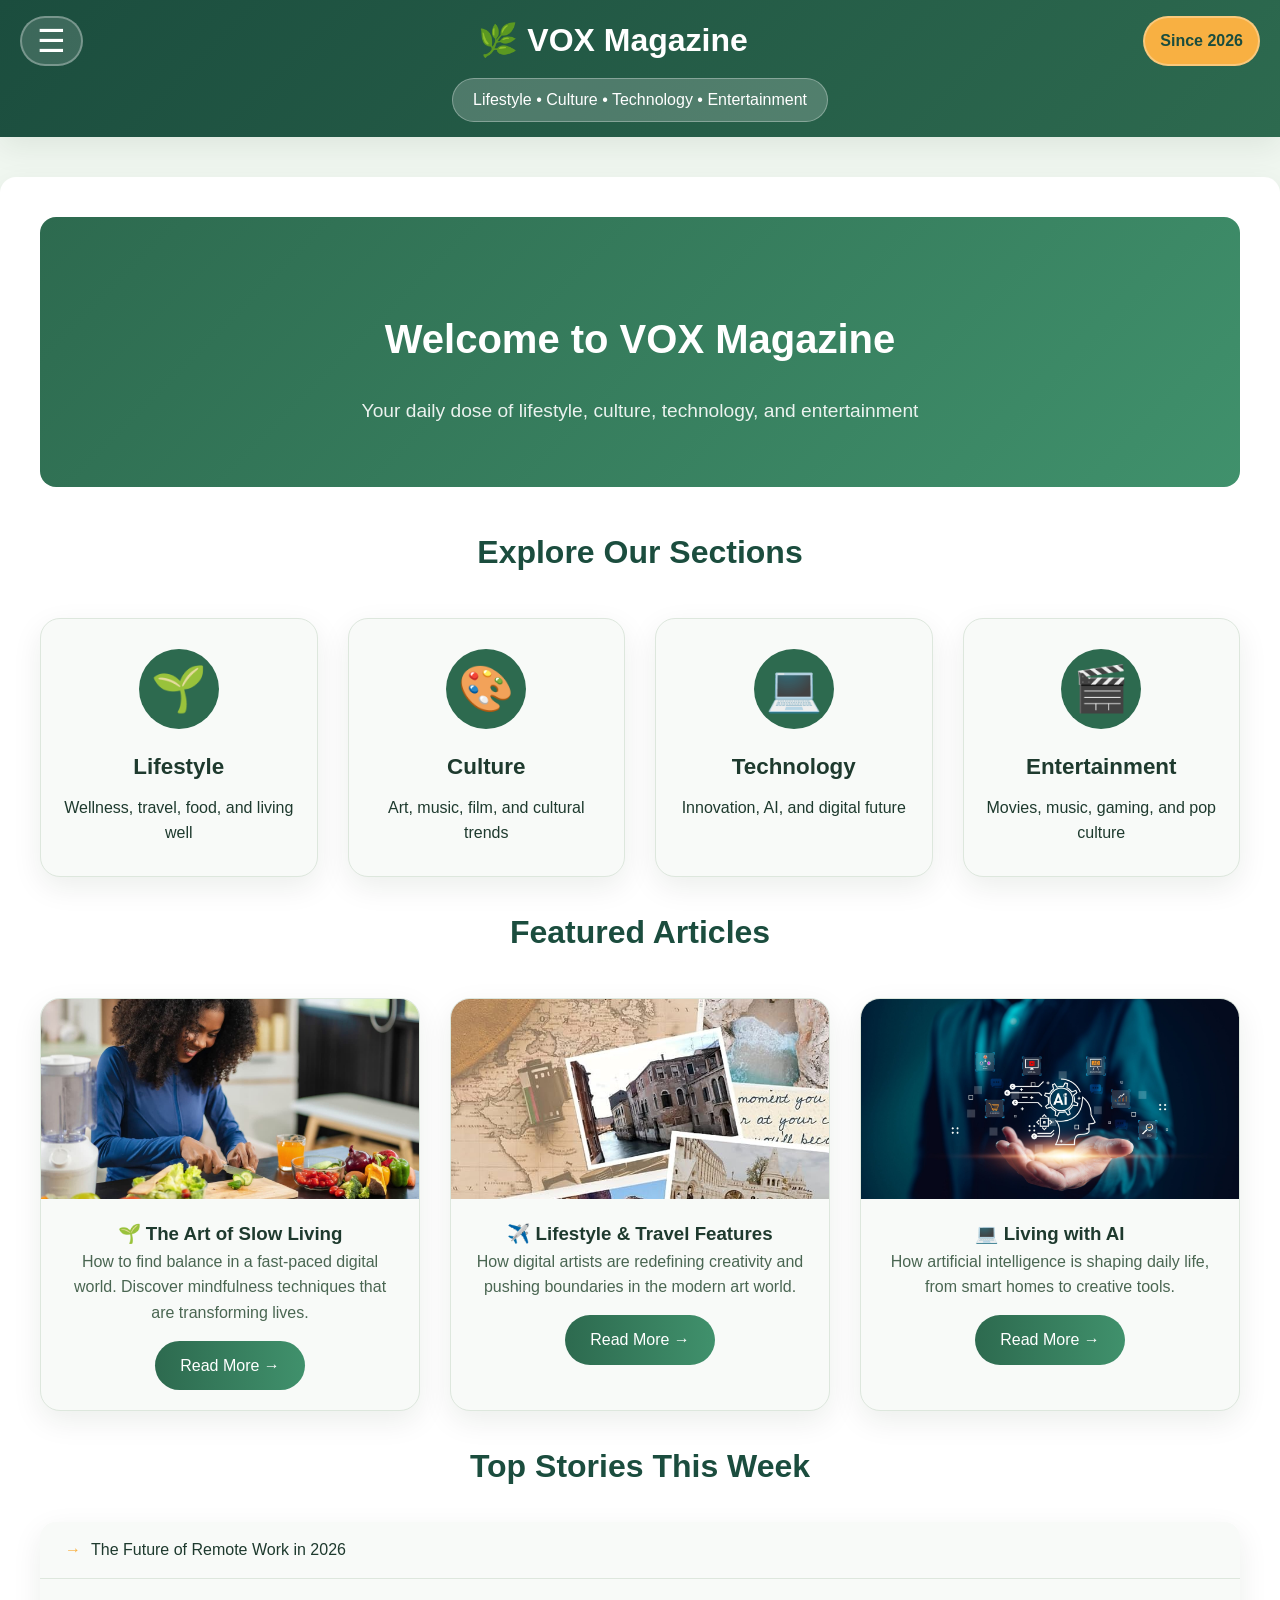
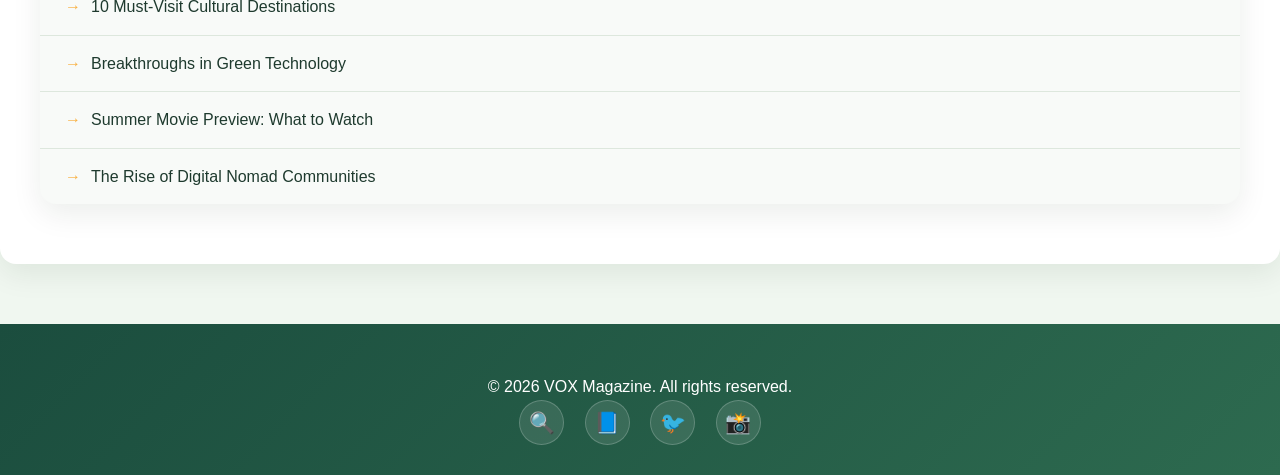
<file: index.html>
<!DOCTYPE html>
<html lang="en">
<head>
    <meta charset="UTF-8">
    <meta name="viewport" content="width=device-width, initial-scale=1.0">
    <title>VOX Magazine - Home</title>
    <link rel="stylesheet" href="css/styles.css">
</head>
<body>

<header>
    <div class="header-container">
        <div class="top-row">
            <div class="menu-button-container">
                <button class="menu-toggle" id="menuToggle">☰</button>
            </div>
            <div class="logo-container">
                <h1>🌿 VOX Magazine</h1>
            </div>
            <div class="since-container">
                <span class="since-badge">Since 2026</span>
            </div>
        </div>
        <div class="subtitle-row">
            <div class="subtitle">Lifestyle • Culture • Technology • Entertainment</div>
        </div>
    </div>
    <nav>
        <ul id="navLinks">
            <li><a href="index.html" class="active">🏠 Home</a></li>
            <li><a href="pages/stories.html">📰 Feature Stories</a></li>
            <li><a href="pages/entertainment.html">🎬 Entertainment</a></li>
            <li><a href="pages/multimedia.html">🎥 Multimedia</a></li>
            <li><a href="pages/team.html">👥 Editorial Team</a></li>
        </ul>
    </nav>
</header>

<main class="container">
    <section class="hero">
        <h2>Welcome to VOX Magazine</h2>
        <p>Your daily dose of lifestyle, culture, technology, and entertainment</p>
    </section>

    <section class="featured-section">
        <h2 class="centered">Explore Our Sections</h2>
        <div class="category-grid">
            <div class="category-card">
                <div class="category-icon">🌱</div>
                <h3>Lifestyle</h3>
                <p>Wellness, travel, food, and living well</p>
            </div>
            <div class="category-card">
                <div class="category-icon">🎨</div>
                <h3>Culture</h3>
                <p>Art, music, film, and cultural trends</p>
            </div>
            <div class="category-card">
                <div class="category-icon">💻</div>
                <h3>Technology</h3>
                <p>Innovation, AI, and digital future</p>
            </div>
            <div class="category-card">
                <div class="category-icon">🎬</div>
                <h3>Entertainment</h3>
                <p>Movies, music, gaming, and pop culture</p>
            </div>
        </div>
    </section>

    <section class="featured-section">
        <h2 class="centered">Featured Articles</h2>
        <div class="articles-grid">
            <article class="article-card">
                <figure>
                    <img src="images/article3.jpeg" alt="Lifestyle" onerror="this.src='https://via.placeholder.com/400x200?text=Lifestyle'">
                    <figcaption>Mindful living in 2026</figcaption>
                </figure>
                <h3>🌱 The Art of Slow Living</h3>
                <p>How to find balance in a fast-paced digital world. Discover mindfulness techniques that are transforming lives.</p>
                <a href="articles/slow-living.html" class="btn">Read More →</a>
            </article>

            <article class="article-card">
                <figure>
                    <img src="images/article2.jpeg" alt="Culture" onerror="this.src='https://via.placeholder.com/400x200?text=Culture'">
                    <figcaption>Global art movements</figcaption>
                </figure>
                <h3>✈️ Lifestyle & Travel Features</h3>
                <p>How digital artists are redefining creativity and pushing boundaries in the modern art world.</p>
                <a href="articles/cultural-tourism.html" class="btn">Read More →</a>
            </article>

            <article class="article-card">
                <figure>
                    <img src="images/article1.jpeg" alt="Technology" onerror="this.src='https://via.placeholder.com/400x200?text=Technology'">
                    <figcaption>AI and humanity</figcaption>
                </figure>
                <h3>💻 Living with AI</h3>
                <p>How artificial intelligence is shaping daily life, from smart homes to creative tools.</p>
                <a href="articles/living-with-ai.html" class="btn">Read More →</a>
            </article>
        </div>
    </section>

    <section class="featured-section">
        <h2 class="centered">Top Stories This Week</h2>
        <ul class="styled-list">
            <li>The Future of Remote Work in 2026</li>
            <li>10 Must-Visit Cultural Destinations</li>
            <li>Breakthroughs in Green Technology</li>
            <li>Summer Movie Preview: What to Watch</li>
            <li>The Rise of Digital Nomad Communities</li>
        </ul>
    </section>
</main>

<footer>
    <p>© 2026 VOX Magazine. All rights reserved.</p>
    <div class="socials">
        <a href="https://www.google.com" target="_blank" rel="noopener">🔍</a>
        <a href="https://www.facebook.com" target="_blank" rel="noopener">📘</a>
        <a href="https://www.twitter.com" target="_blank" rel="noopener">🐦</a>
        <a href="https://www.instagram.com" target="_blank" rel="noopener">📸</a>
    </div>
</footer>

<script>
    const menuToggle = document.getElementById('menuToggle');
    const navLinks = document.getElementById('navLinks');

    menuToggle.addEventListener('click', (e) => {
        e.stopPropagation();
        navLinks.classList.toggle('show');
        menuToggle.classList.toggle('active');
    });

    document.querySelectorAll('nav ul li a').forEach(link => {
        link.addEventListener('click', () => {
            navLinks.classList.remove('show');
            menuToggle.classList.remove('active');
        });
    });

    document.addEventListener('click', (e) => {
        if (!navLinks.contains(e.target) && !menuToggle.contains(e.target)) {
            navLinks.classList.remove('show');
            menuToggle.classList.remove('active');
        }
    });
</script>

</body>
</html>
</file>
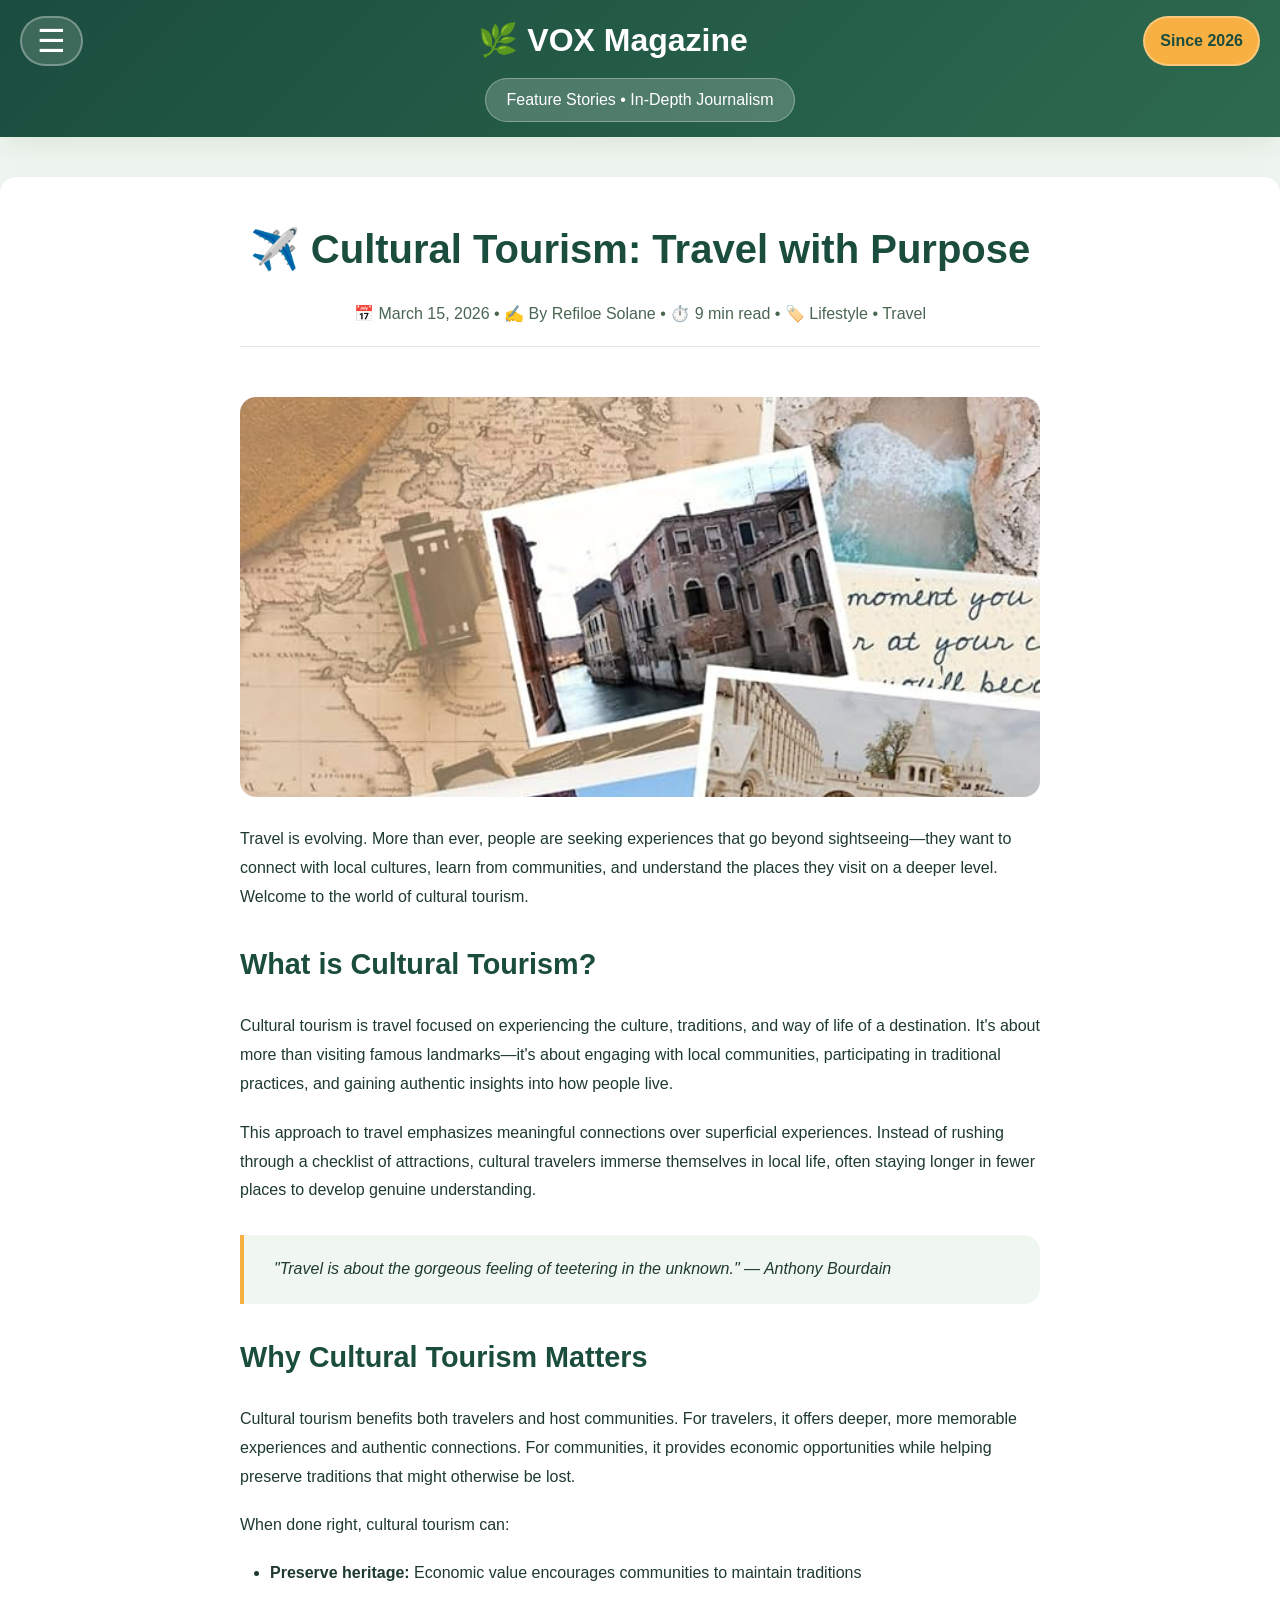
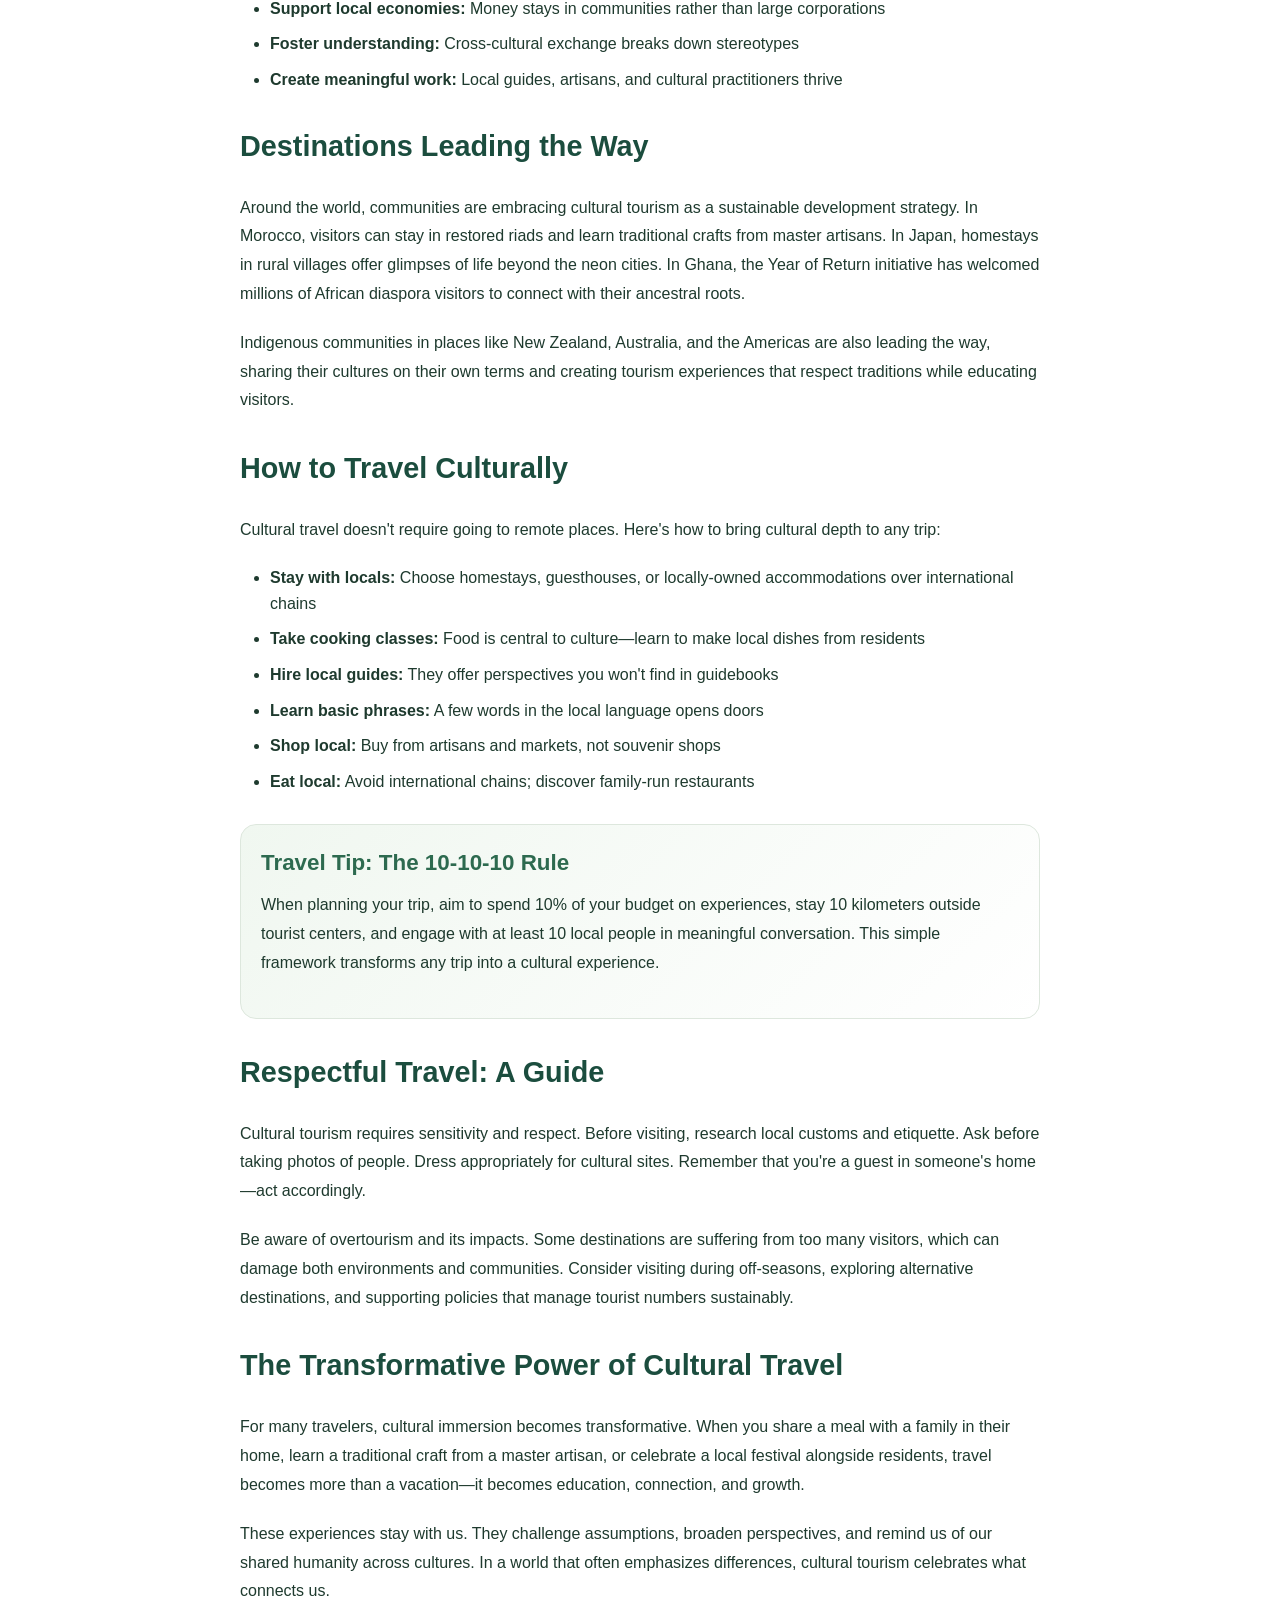
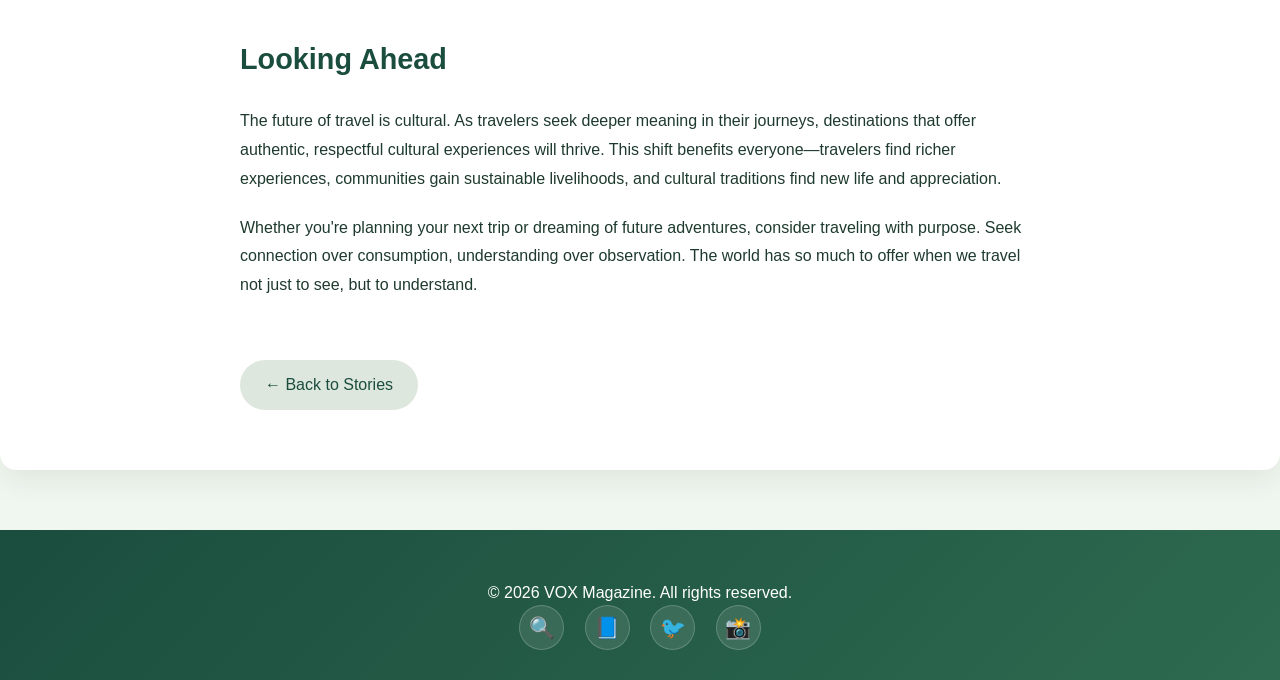
<file: articles/cultural-tourism.html>
<!DOCTYPE html>
<html lang="en">
<head>
    <meta charset="UTF-8">
    <meta name="viewport" content="width=device-width, initial-scale=1.0">
    <title>Cultural Tourism - VOX Magazine</title>
    <link rel="stylesheet" href="../css/styles.css">
    <link rel="stylesheet" href="../css/story.css">
</head>
<body>

<header>
    <div class="header-container">
        <div class="top-row">
            <div class="menu-button-container">
                <button class="menu-toggle" id="menuToggle">☰</button>
            </div>
            <div class="logo-container">
                <h1>🌿 VOX Magazine</h1>
            </div>
            <div class="since-container">
                <span class="since-badge">Since 2026</span>
            </div>
        </div>
        <div class="subtitle-row">
            <div class="subtitle">Feature Stories • In-Depth Journalism</div>
        </div>
    </div>
    <nav>
        <ul id="navLinks">
            <li><a href="../index.html">🏠 Home</a></li>
            <li><a href="../pages/stories.html" class="active">📰 Feature Stories</a></li>
            <li><a href="../pages/entertainment.html">🎬 Entertainment</a></li>
            <li><a href="../pages/multimedia.html">🎥 Multimedia</a></li>
            <li><a href="../pages/team.html">👥 Editorial Team</a></li>
        </ul>
    </nav>
</header>

<main class="container">
    <article class="full-story">
        <h1>✈️ Cultural Tourism: Travel with Purpose</h1>
        
        <div class="meta">
            <span>📅 March 15, 2026</span> • 
            <span>✍️ By Refiloe Solane</span> • 
            <span>⏱️ 9 min read</span> • 
            <span>🏷️ Lifestyle • Travel</span>
        </div>
        
        <img src="../images/article2.jpeg" alt="Cultural Tourism" class="featured-image" onerror="this.src='https://via.placeholder.com/800x400?text=Cultural+Tourism'">
        
        <p>Travel is evolving. More than ever, people are seeking experiences that go beyond sightseeing—they want to connect with local cultures, learn from communities, and understand the places they visit on a deeper level. Welcome to the world of cultural tourism.</p>
        
        <h2>What is Cultural Tourism?</h2>
        <p>Cultural tourism is travel focused on experiencing the culture, traditions, and way of life of a destination. It's about more than visiting famous landmarks—it's about engaging with local communities, participating in traditional practices, and gaining authentic insights into how people live.</p>
        
        <p>This approach to travel emphasizes meaningful connections over superficial experiences. Instead of rushing through a checklist of attractions, cultural travelers immerse themselves in local life, often staying longer in fewer places to develop genuine understanding.</p>
        
        <blockquote>
            <p>"Travel is about the gorgeous feeling of teetering in the unknown." — Anthony Bourdain</p>
        </blockquote>
        
        <h2>Why Cultural Tourism Matters</h2>
        <p>Cultural tourism benefits both travelers and host communities. For travelers, it offers deeper, more memorable experiences and authentic connections. For communities, it provides economic opportunities while helping preserve traditions that might otherwise be lost.</p>
        
        <p>When done right, cultural tourism can:</p>
        <ul>
            <li><strong>Preserve heritage:</strong> Economic value encourages communities to maintain traditions</li>
            <li><strong>Support local economies:</strong> Money stays in communities rather than large corporations</li>
            <li><strong>Foster understanding:</strong> Cross-cultural exchange breaks down stereotypes</li>
            <li><strong>Create meaningful work:</strong> Local guides, artisans, and cultural practitioners thrive</li>
        </ul>
        
        <h2>Destinations Leading the Way</h2>
        <p>Around the world, communities are embracing cultural tourism as a sustainable development strategy. In Morocco, visitors can stay in restored riads and learn traditional crafts from master artisans. In Japan, homestays in rural villages offer glimpses of life beyond the neon cities. In Ghana, the Year of Return initiative has welcomed millions of African diaspora visitors to connect with their ancestral roots.</p>
        
        <p>Indigenous communities in places like New Zealand, Australia, and the Americas are also leading the way, sharing their cultures on their own terms and creating tourism experiences that respect traditions while educating visitors.</p>
        
        <h2>How to Travel Culturally</h2>
        <p>Cultural travel doesn't require going to remote places. Here's how to bring cultural depth to any trip:</p>
        <ul>
            <li><strong>Stay with locals:</strong> Choose homestays, guesthouses, or locally-owned accommodations over international chains</li>
            <li><strong>Take cooking classes:</strong> Food is central to culture—learn to make local dishes from residents</li>
            <li><strong>Hire local guides:</strong> They offer perspectives you won't find in guidebooks</li>
            <li><strong>Learn basic phrases:</strong> A few words in the local language opens doors</li>
            <li><strong>Shop local:</strong> Buy from artisans and markets, not souvenir shops</li>
            <li><strong>Eat local:</strong> Avoid international chains; discover family-run restaurants</li>
        </ul>
        
        <div class="story-highlight">
            <h3 style="margin-top: 0;">Travel Tip: The 10-10-10 Rule</h3>
            <p>When planning your trip, aim to spend 10% of your budget on experiences, stay 10 kilometers outside tourist centers, and engage with at least 10 local people in meaningful conversation. This simple framework transforms any trip into a cultural experience.</p>
        </div>
        
        <h2>Respectful Travel: A Guide</h2>
        <p>Cultural tourism requires sensitivity and respect. Before visiting, research local customs and etiquette. Ask before taking photos of people. Dress appropriately for cultural sites. Remember that you're a guest in someone's home—act accordingly.</p>
        
        <p>Be aware of overtourism and its impacts. Some destinations are suffering from too many visitors, which can damage both environments and communities. Consider visiting during off-seasons, exploring alternative destinations, and supporting policies that manage tourist numbers sustainably.</p>
        
        <h2>The Transformative Power of Cultural Travel</h2>
        <p>For many travelers, cultural immersion becomes transformative. When you share a meal with a family in their home, learn a traditional craft from a master artisan, or celebrate a local festival alongside residents, travel becomes more than a vacation—it becomes education, connection, and growth.</p>
        
        <p>These experiences stay with us. They challenge assumptions, broaden perspectives, and remind us of our shared humanity across cultures. In a world that often emphasizes differences, cultural tourism celebrates what connects us.</p>
        
        <h2>Looking Ahead</h2>
        <p>The future of travel is cultural. As travelers seek deeper meaning in their journeys, destinations that offer authentic, respectful cultural experiences will thrive. This shift benefits everyone—travelers find richer experiences, communities gain sustainable livelihoods, and cultural traditions find new life and appreciation.</p>
        
        <p>Whether you're planning your next trip or dreaming of future adventures, consider traveling with purpose. Seek connection over consumption, understanding over observation. The world has so much to offer when we travel not just to see, but to understand.</p>
        
        <a href="../pages/stories.html" class="story-back-btn">← Back to Stories</a>
    </article>
</main>

<footer>
    <p>© 2026 VOX Magazine. All rights reserved.</p>
    <div class="socials">
        <a href="https://www.google.com" target="_blank">🔍</a>
        <a href="https://www.facebook.com" target="_blank">📘</a>
        <a href="https://www.twitter.com" target="_blank">🐦</a>
        <a href="https://www.instagram.com" target="_blank">📸</a>
    </div>
</footer>

<script>
    const menuToggle = document.getElementById('menuToggle');
    const navLinks = document.getElementById('navLinks');

    menuToggle.addEventListener('click', (e) => {
        e.stopPropagation();
        navLinks.classList.toggle('show');
        menuToggle.classList.toggle('active');
    });

    document.querySelectorAll('nav ul li a').forEach(link => {
        link.addEventListener('click', () => {
            navLinks.classList.remove('show');
            menuToggle.classList.remove('active');
        });
    });

    document.addEventListener('click', (e) => {
        if (!navLinks.contains(e.target) && !menuToggle.contains(e.target)) {
            navLinks.classList.remove('show');
            menuToggle.classList.remove('active');
        }
    });
</script>

</body>
</html>
</file>
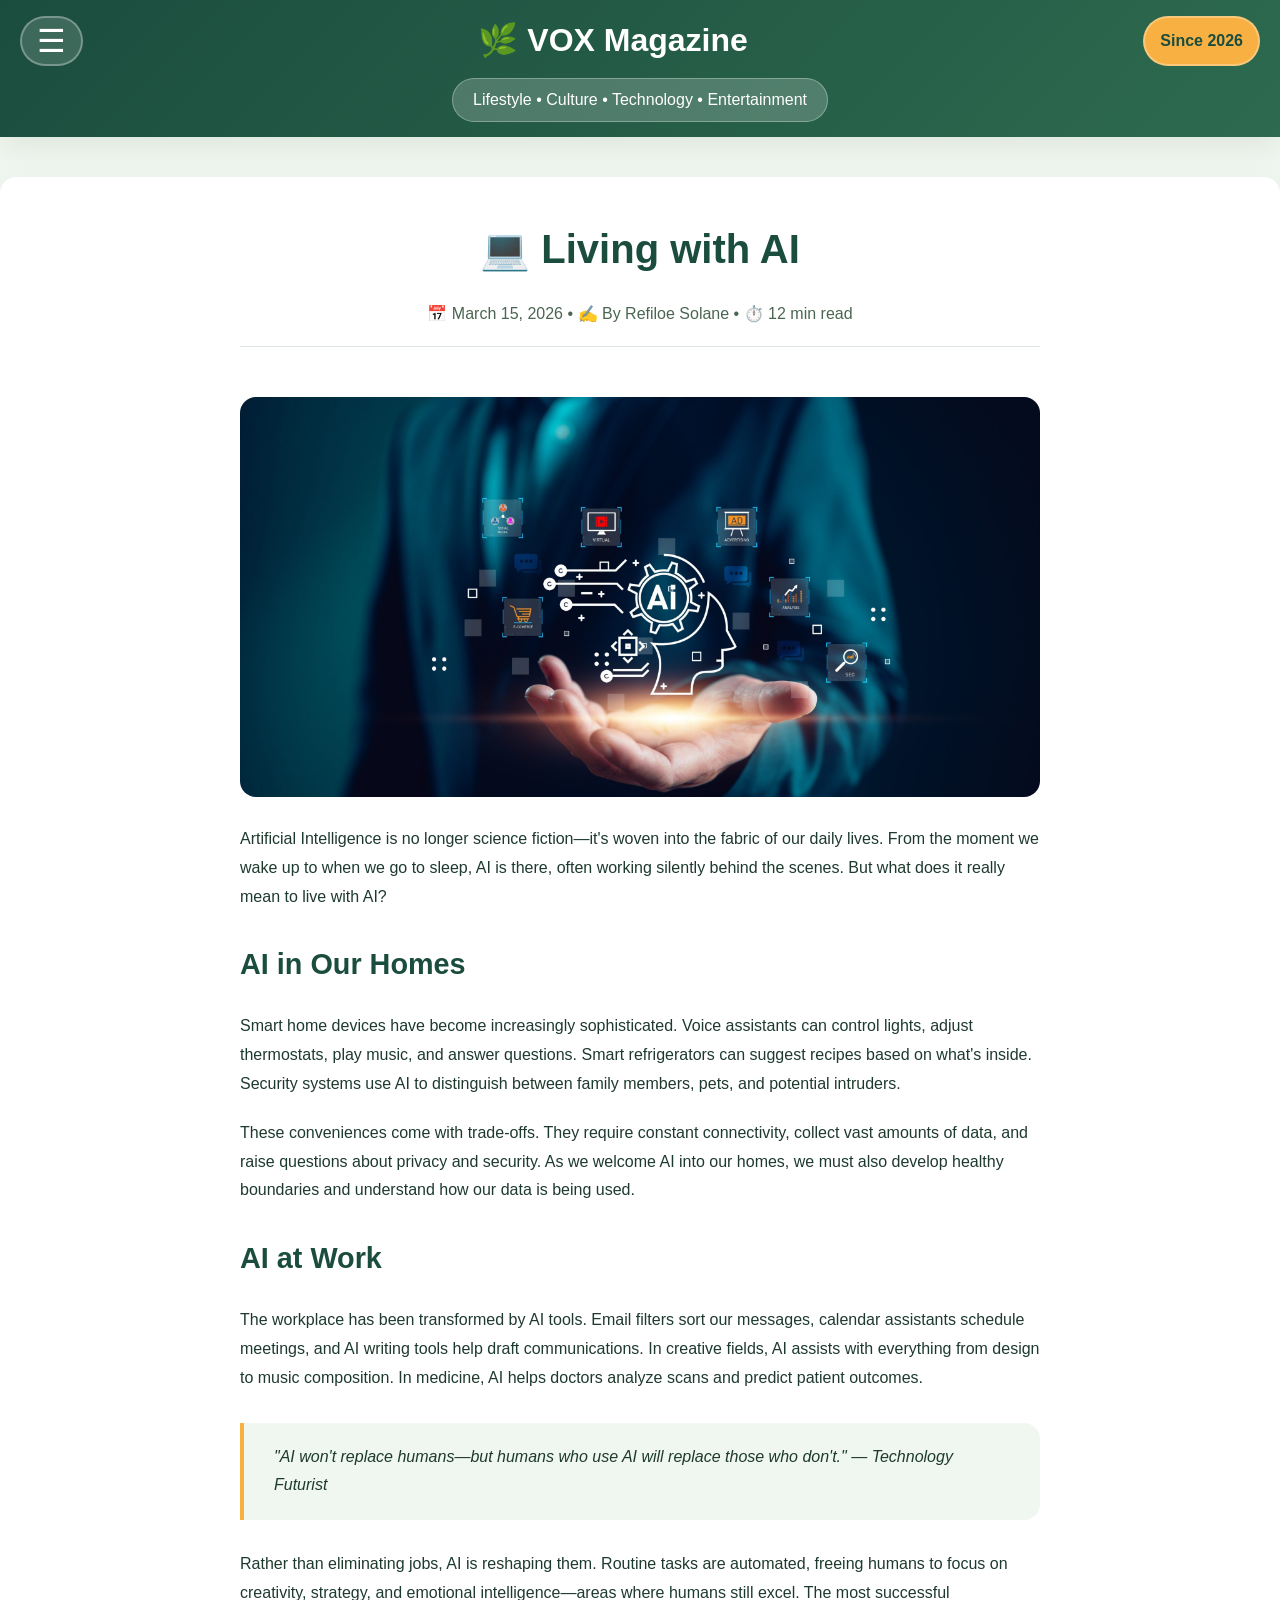
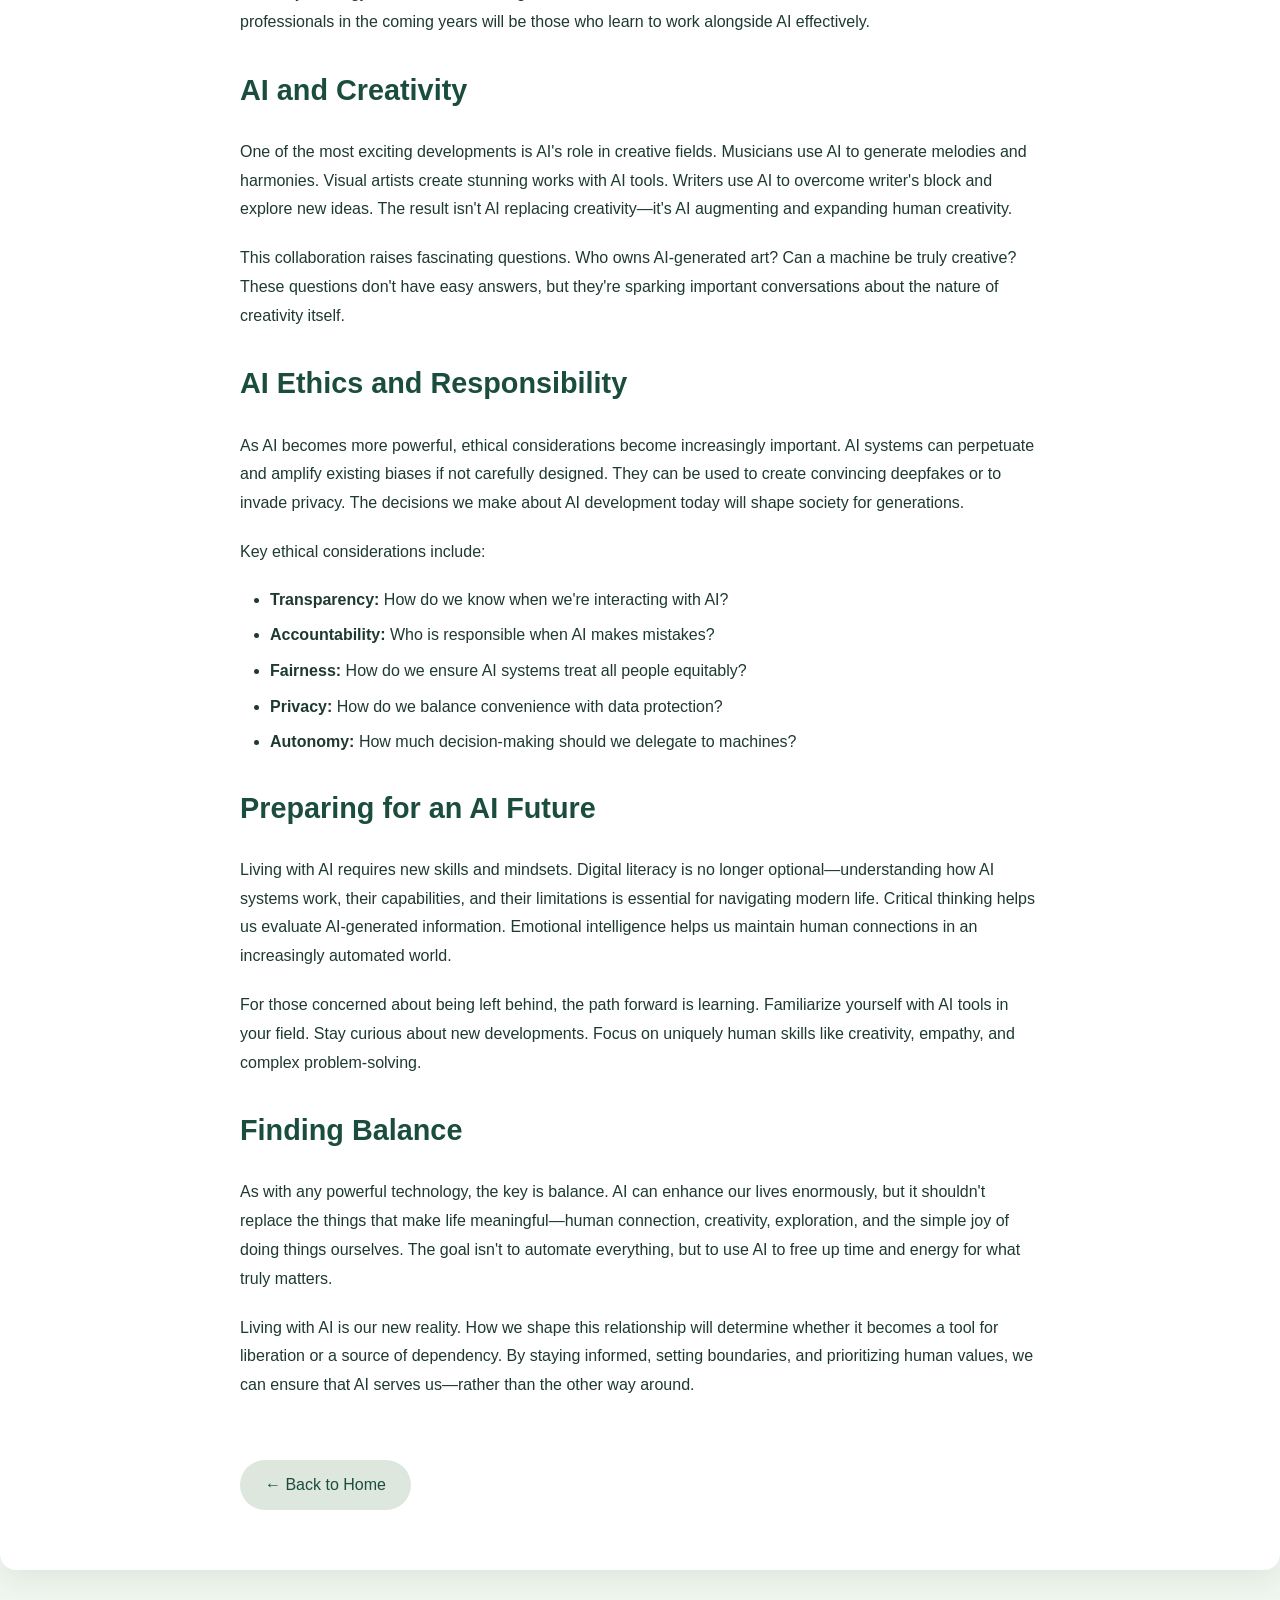
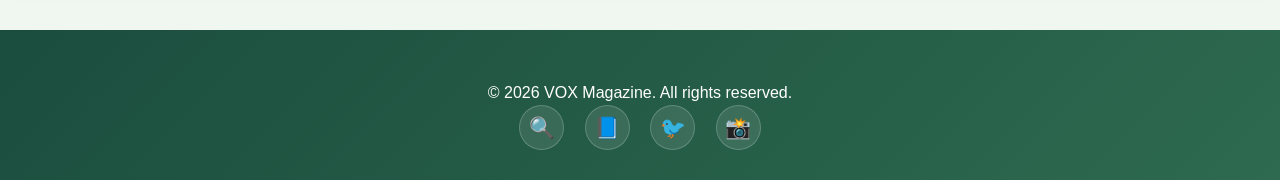
<file: articles/living-with-ai.html>
<!DOCTYPE html>
<html lang="en">
<head>
    <meta charset="UTF-8">
    <meta name="viewport" content="width=device-width, initial-scale=1.0">
    <title>Living with AI - VOX Magazine</title>
    <link rel="stylesheet" href="../css/styles.css">
    <link rel="stylesheet" href="../css/articles.css">
</head>
<body>

<header>
    <div class="header-container">
        <div class="top-row">
            <div class="menu-button-container">
                <button class="menu-toggle" id="menuToggle">☰</button>
            </div>
            <div class="logo-container">
                <h1>🌿 VOX Magazine</h1>
            </div>
            <div class="since-container">
                <span class="since-badge">Since 2026</span>
            </div>
        </div>
        <div class="subtitle-row">
            <div class="subtitle">Lifestyle • Culture • Technology • Entertainment</div>
        </div>
    </div>
    <nav>
        <ul id="navLinks">
            <li><a href="../index.html">🏠 Home</a></li>
            <li><a href="../pages/stories.html">📰 Feature Stories</a></li>
            <li><a href="../pages/entertainment.html">🎬 Entertainment</a></li>
            <li><a href="../pages/multimedia.html">🎥 Multimedia</a></li>
            <li><a href="../pages/team.html">👥 Editorial Team</a></li>
        </ul>
    </nav>
</header>

<main class="container">
    <article class="full-article">
        <h1>💻 Living with AI</h1>
        
        <div class="meta">
            <span>📅 March 15, 2026</span> • 
            <span>✍️ By Refiloe Solane</span> • 
            <span>⏱️ 12 min read</span>
        </div>
        
        <img src="../images/article1.jpeg" alt="Artificial Intelligence" class="featured-image" onerror="this.src='https://via.placeholder.com/800x400?text=Artificial+Intelligence'">
        
        <p>Artificial Intelligence is no longer science fiction—it's woven into the fabric of our daily lives. From the moment we wake up to when we go to sleep, AI is there, often working silently behind the scenes. But what does it really mean to live with AI?</p>
        
        <h2>AI in Our Homes</h2>
        <p>Smart home devices have become increasingly sophisticated. Voice assistants can control lights, adjust thermostats, play music, and answer questions. Smart refrigerators can suggest recipes based on what's inside. Security systems use AI to distinguish between family members, pets, and potential intruders.</p>
        
        <p>These conveniences come with trade-offs. They require constant connectivity, collect vast amounts of data, and raise questions about privacy and security. As we welcome AI into our homes, we must also develop healthy boundaries and understand how our data is being used.</p>
        
        <h2>AI at Work</h2>
        <p>The workplace has been transformed by AI tools. Email filters sort our messages, calendar assistants schedule meetings, and AI writing tools help draft communications. In creative fields, AI assists with everything from design to music composition. In medicine, AI helps doctors analyze scans and predict patient outcomes.</p>
        
        <blockquote>
            <p>"AI won't replace humans—but humans who use AI will replace those who don't." — Technology Futurist</p>
        </blockquote>
        
        <p>Rather than eliminating jobs, AI is reshaping them. Routine tasks are automated, freeing humans to focus on creativity, strategy, and emotional intelligence—areas where humans still excel. The most successful professionals in the coming years will be those who learn to work alongside AI effectively.</p>
        
        <h2>AI and Creativity</h2>
        <p>One of the most exciting developments is AI's role in creative fields. Musicians use AI to generate melodies and harmonies. Visual artists create stunning works with AI tools. Writers use AI to overcome writer's block and explore new ideas. The result isn't AI replacing creativity—it's AI augmenting and expanding human creativity.</p>
        
        <p>This collaboration raises fascinating questions. Who owns AI-generated art? Can a machine be truly creative? These questions don't have easy answers, but they're sparking important conversations about the nature of creativity itself.</p>
        
        <h2>AI Ethics and Responsibility</h2>
        <p>As AI becomes more powerful, ethical considerations become increasingly important. AI systems can perpetuate and amplify existing biases if not carefully designed. They can be used to create convincing deepfakes or to invade privacy. The decisions we make about AI development today will shape society for generations.</p>
        
        <p>Key ethical considerations include:</p>
        <ul>
            <li><strong>Transparency:</strong> How do we know when we're interacting with AI?</li>
            <li><strong>Accountability:</strong> Who is responsible when AI makes mistakes?</li>
            <li><strong>Fairness:</strong> How do we ensure AI systems treat all people equitably?</li>
            <li><strong>Privacy:</strong> How do we balance convenience with data protection?</li>
            <li><strong>Autonomy:</strong> How much decision-making should we delegate to machines?</li>
        </ul>
        
        <h2>Preparing for an AI Future</h2>
        <p>Living with AI requires new skills and mindsets. Digital literacy is no longer optional—understanding how AI systems work, their capabilities, and their limitations is essential for navigating modern life. Critical thinking helps us evaluate AI-generated information. Emotional intelligence helps us maintain human connections in an increasingly automated world.</p>
        
        <p>For those concerned about being left behind, the path forward is learning. Familiarize yourself with AI tools in your field. Stay curious about new developments. Focus on uniquely human skills like creativity, empathy, and complex problem-solving.</p>
        
        <h2>Finding Balance</h2>
        <p>As with any powerful technology, the key is balance. AI can enhance our lives enormously, but it shouldn't replace the things that make life meaningful—human connection, creativity, exploration, and the simple joy of doing things ourselves. The goal isn't to automate everything, but to use AI to free up time and energy for what truly matters.</p>
        
        <p>Living with AI is our new reality. How we shape this relationship will determine whether it becomes a tool for liberation or a source of dependency. By staying informed, setting boundaries, and prioritizing human values, we can ensure that AI serves us—rather than the other way around.</p>
        
        <a href="../index.html" class="back-btn">← Back to Home</a>
    </article>
</main>

<footer>
    <p>© 2026 VOX Magazine. All rights reserved.</p>
    <div class="socials">
        <a href="https://www.google.com" target="_blank">🔍</a>
        <a href="https://www.facebook.com" target="_blank">📘</a>
        <a href="https://www.twitter.com" target="_blank">🐦</a>
        <a href="https://www.instagram.com" target="_blank">📸</a>
    </div>
</footer>

<script>
    const menuToggle = document.getElementById('menuToggle');
    const navLinks = document.getElementById('navLinks');

    menuToggle.addEventListener('click', (e) => {
        e.stopPropagation();
        navLinks.classList.toggle('show');
        menuToggle.classList.toggle('active');
    });

    document.querySelectorAll('nav ul li a').forEach(link => {
        link.addEventListener('click', () => {
            navLinks.classList.remove('show');
            menuToggle.classList.remove('active');
        });
    });

    document.addEventListener('click', (e) => {
        if (!navLinks.contains(e.target) && !menuToggle.contains(e.target)) {
            navLinks.classList.remove('show');
            menuToggle.classList.remove('active');
        }
    });
</script>

</body>
</html>
</file>
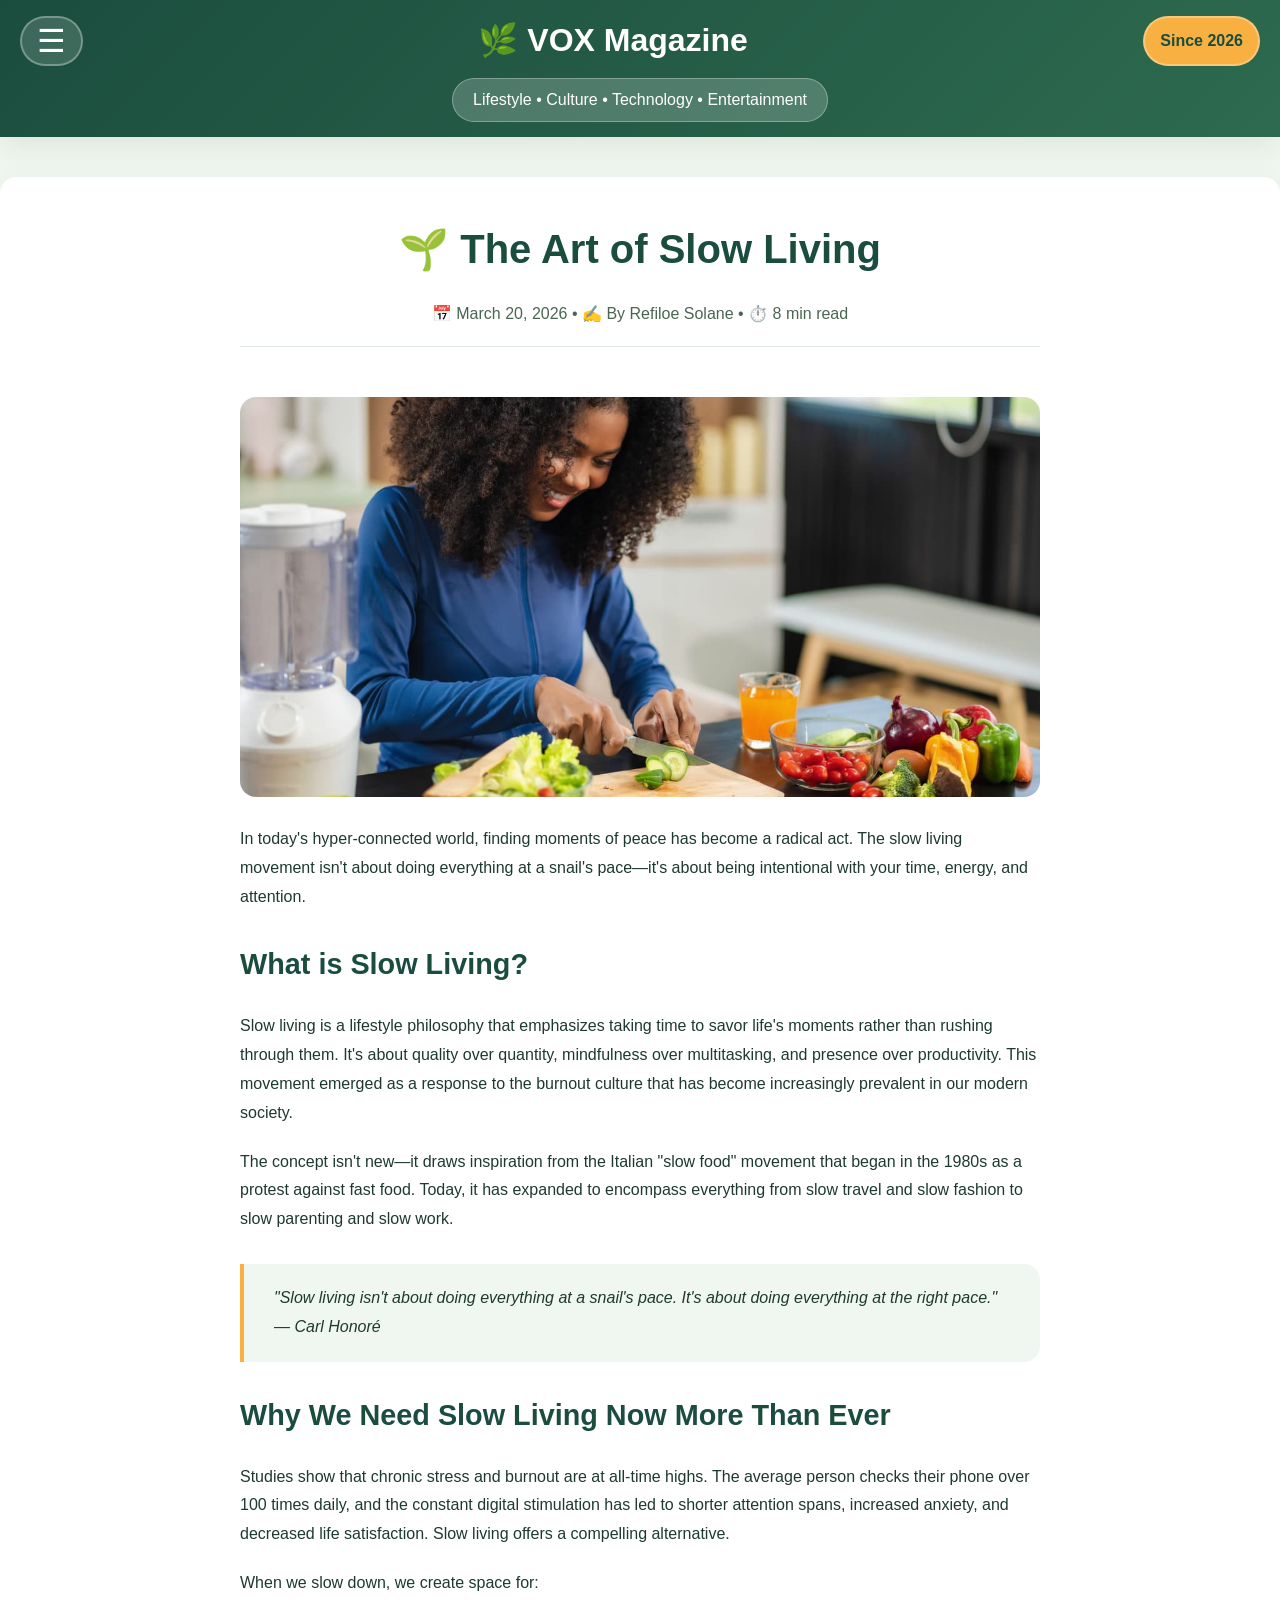
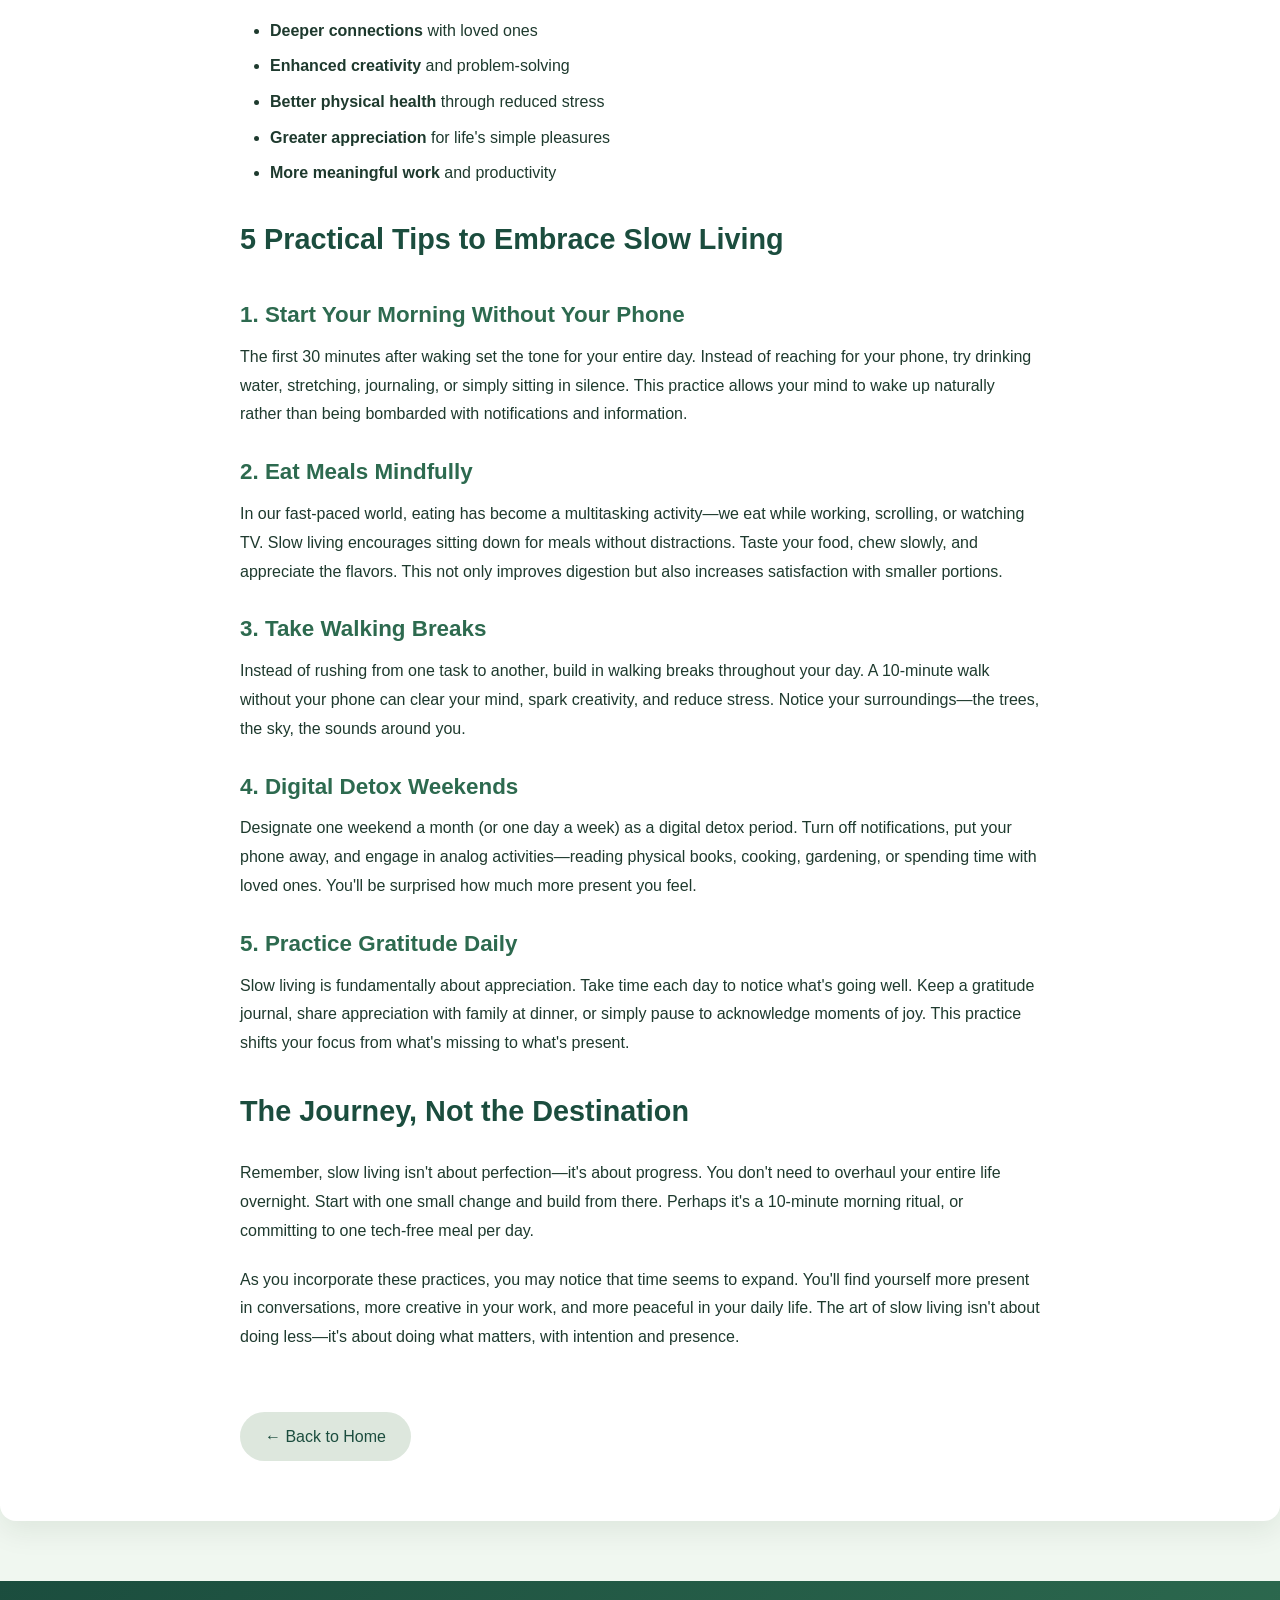
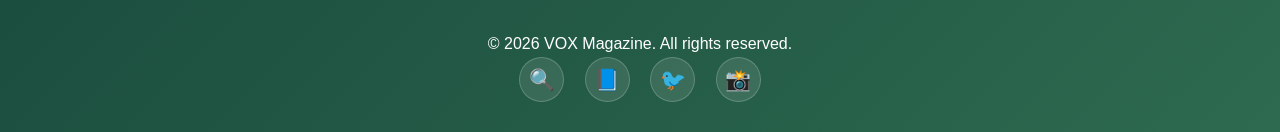
<file: articles/slow-living.html>
<!DOCTYPE html>
<html lang="en">
<head>
    <meta charset="UTF-8">
    <meta name="viewport" content="width=device-width, initial-scale=1.0">
    <title>The Art of Slow Living - VOX Magazine</title>
    <link rel="stylesheet" href="../css/styles.css">
    <link rel="stylesheet" href="../css/articles.css">
</head>
<body>

<header>
    <div class="header-container">
        <div class="top-row">
            <div class="menu-button-container">
                <button class="menu-toggle" id="menuToggle">☰</button>
            </div>
            <div class="logo-container">
                <h1>🌿 VOX Magazine</h1>
            </div>
            <div class="since-container">
                <span class="since-badge">Since 2026</span>
            </div>
        </div>
        <div class="subtitle-row">
            <div class="subtitle">Lifestyle • Culture • Technology • Entertainment</div>
        </div>
    </div>
    <nav>
        <ul id="navLinks">
            <li><a href="../index.html">🏠 Home</a></li>
            <li><a href="../pages/stories.html">📰 Feature Stories</a></li>
            <li><a href="../pages/entertainment.html">🎬 Entertainment</a></li>
            <li><a href="../pages/multimedia.html">🎥 Multimedia</a></li>
            <li><a href="../pages/team.html">👥 Editorial Team</a></li>
        </ul>
    </nav>
</header>

<main class="container">
    <article class="full-article">
        <h1>🌱 The Art of Slow Living</h1>
        
        <div class="meta">
            <span>📅 March 20, 2026</span> • 
            <span>✍️ By Refiloe Solane</span> • 
            <span>⏱️ 8 min read</span>
        </div>
        
        <img src="../images/article3.jpeg" alt="Slow Living" class="featured-image" onerror="this.src='https://via.placeholder.com/800x400?text=Slow+Living'">
        
        <p>In today's hyper-connected world, finding moments of peace has become a radical act. The slow living movement isn't about doing everything at a snail's pace—it's about being intentional with your time, energy, and attention.</p>
        
        <h2>What is Slow Living?</h2>
        <p>Slow living is a lifestyle philosophy that emphasizes taking time to savor life's moments rather than rushing through them. It's about quality over quantity, mindfulness over multitasking, and presence over productivity. This movement emerged as a response to the burnout culture that has become increasingly prevalent in our modern society.</p>
        
        <p>The concept isn't new—it draws inspiration from the Italian "slow food" movement that began in the 1980s as a protest against fast food. Today, it has expanded to encompass everything from slow travel and slow fashion to slow parenting and slow work.</p>
        
        <blockquote>
            <p>"Slow living isn't about doing everything at a snail's pace. It's about doing everything at the right pace." — Carl Honoré</p>
        </blockquote>
        
        <h2>Why We Need Slow Living Now More Than Ever</h2>
        <p>Studies show that chronic stress and burnout are at all-time highs. The average person checks their phone over 100 times daily, and the constant digital stimulation has led to shorter attention spans, increased anxiety, and decreased life satisfaction. Slow living offers a compelling alternative.</p>
        
        <p>When we slow down, we create space for:</p>
        <ul>
            <li><strong>Deeper connections</strong> with loved ones</li>
            <li><strong>Enhanced creativity</strong> and problem-solving</li>
            <li><strong>Better physical health</strong> through reduced stress</li>
            <li><strong>Greater appreciation</strong> for life's simple pleasures</li>
            <li><strong>More meaningful work</strong> and productivity</li>
        </ul>
        
        <h2>5 Practical Tips to Embrace Slow Living</h2>
        
        <h3>1. Start Your Morning Without Your Phone</h3>
        <p>The first 30 minutes after waking set the tone for your entire day. Instead of reaching for your phone, try drinking water, stretching, journaling, or simply sitting in silence. This practice allows your mind to wake up naturally rather than being bombarded with notifications and information.</p>
        
        <h3>2. Eat Meals Mindfully</h3>
        <p>In our fast-paced world, eating has become a multitasking activity—we eat while working, scrolling, or watching TV. Slow living encourages sitting down for meals without distractions. Taste your food, chew slowly, and appreciate the flavors. This not only improves digestion but also increases satisfaction with smaller portions.</p>
        
        <h3>3. Take Walking Breaks</h3>
        <p>Instead of rushing from one task to another, build in walking breaks throughout your day. A 10-minute walk without your phone can clear your mind, spark creativity, and reduce stress. Notice your surroundings—the trees, the sky, the sounds around you.</p>
        
        <h3>4. Digital Detox Weekends</h3>
        <p>Designate one weekend a month (or one day a week) as a digital detox period. Turn off notifications, put your phone away, and engage in analog activities—reading physical books, cooking, gardening, or spending time with loved ones. You'll be surprised how much more present you feel.</p>
        
        <h3>5. Practice Gratitude Daily</h3>
        <p>Slow living is fundamentally about appreciation. Take time each day to notice what's going well. Keep a gratitude journal, share appreciation with family at dinner, or simply pause to acknowledge moments of joy. This practice shifts your focus from what's missing to what's present.</p>
        
        <h2>The Journey, Not the Destination</h2>
        <p>Remember, slow living isn't about perfection—it's about progress. You don't need to overhaul your entire life overnight. Start with one small change and build from there. Perhaps it's a 10-minute morning ritual, or committing to one tech-free meal per day.</p>
        
        <p>As you incorporate these practices, you may notice that time seems to expand. You'll find yourself more present in conversations, more creative in your work, and more peaceful in your daily life. The art of slow living isn't about doing less—it's about doing what matters, with intention and presence.</p>
        
        <a href="../index.html" class="back-btn">← Back to Home</a>
    </article>
</main>

<footer>
    <p>© 2026 VOX Magazine. All rights reserved.</p>
    <div class="socials">
        <a href="https://www.google.com" target="_blank">🔍</a>
        <a href="https://www.facebook.com" target="_blank">📘</a>
        <a href="https://www.twitter.com" target="_blank">🐦</a>
        <a href="https://www.instagram.com" target="_blank">📸</a>
    </div>
</footer>

<script>
    const menuToggle = document.getElementById('menuToggle');
    const navLinks = document.getElementById('navLinks');

    menuToggle.addEventListener('click', (e) => {
        e.stopPropagation();
        navLinks.classList.toggle('show');
        menuToggle.classList.toggle('active');
    });

    document.querySelectorAll('nav ul li a').forEach(link => {
        link.addEventListener('click', () => {
            navLinks.classList.remove('show');
            menuToggle.classList.remove('active');
        });
    });

    document.addEventListener('click', (e) => {
        if (!navLinks.contains(e.target) && !menuToggle.contains(e.target)) {
            navLinks.classList.remove('show');
            menuToggle.classList.remove('active');
        }
    });
</script>

</body>
</html>
</file>
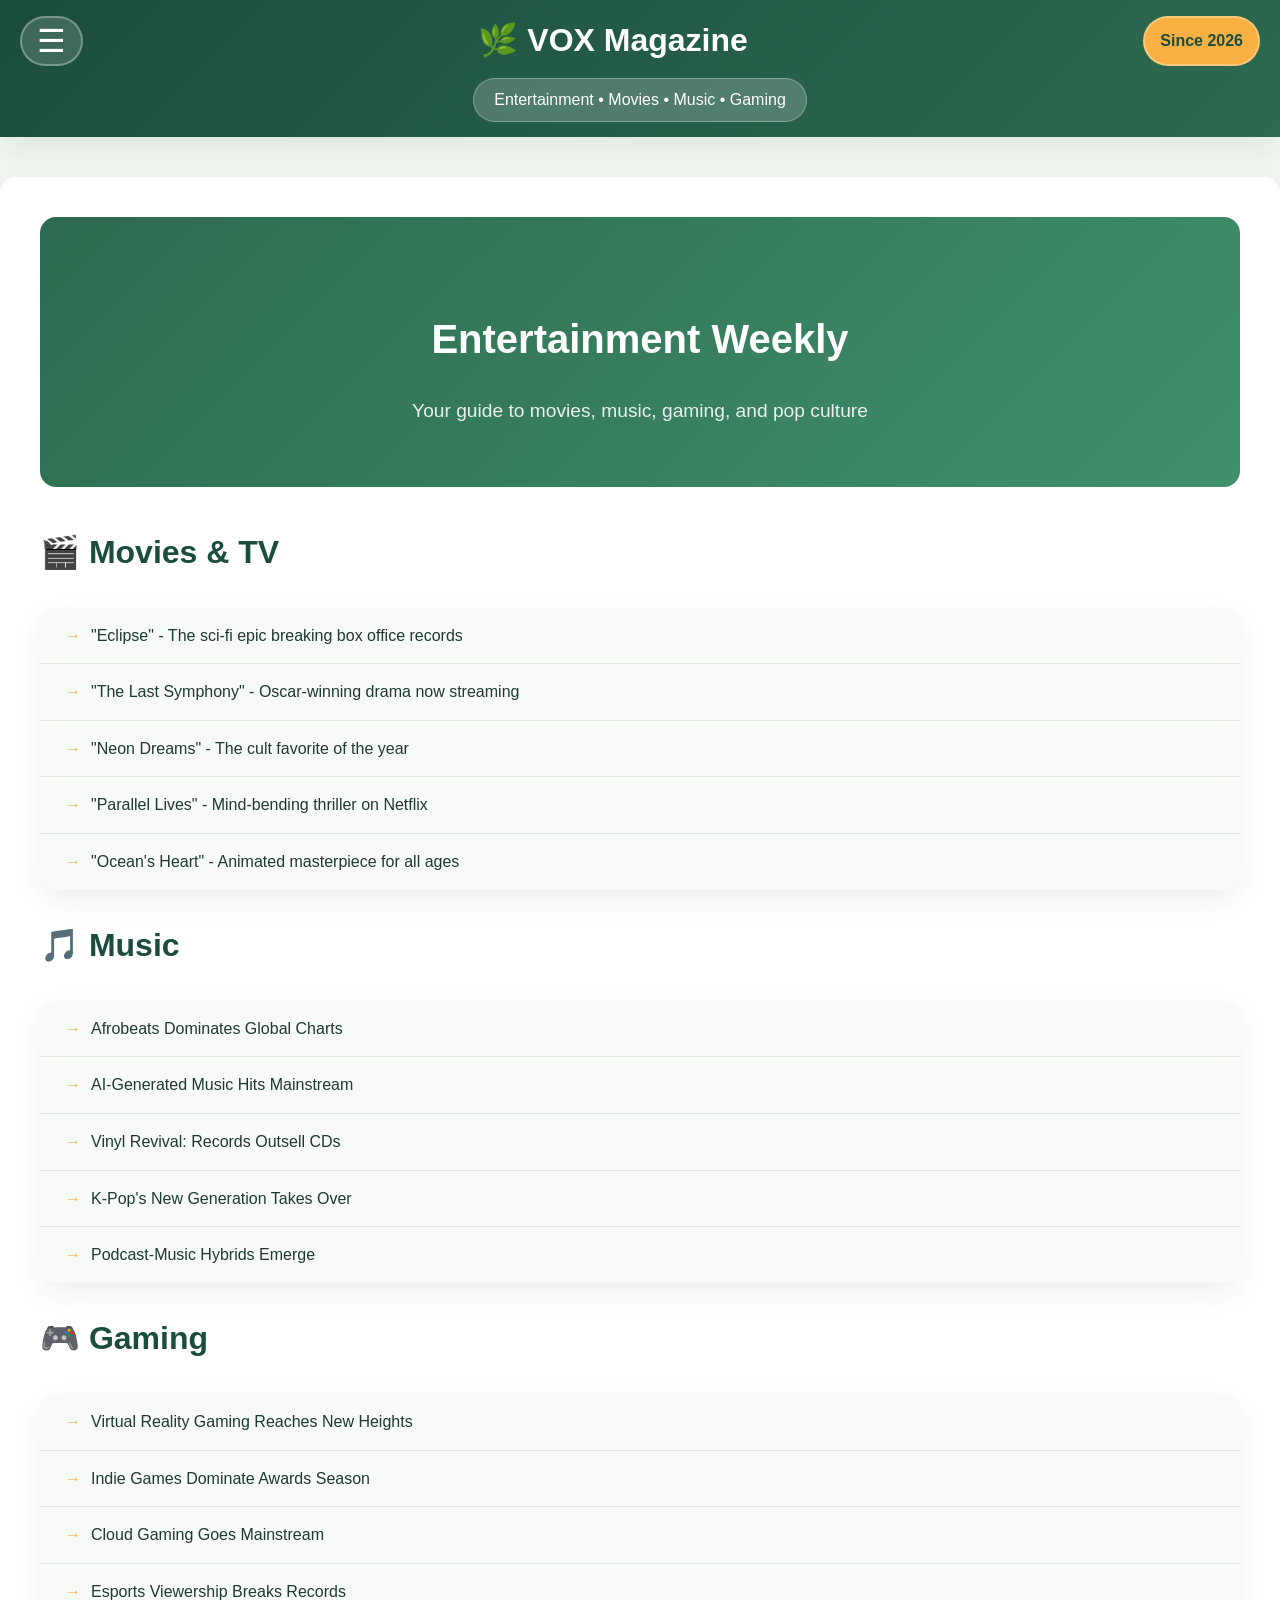
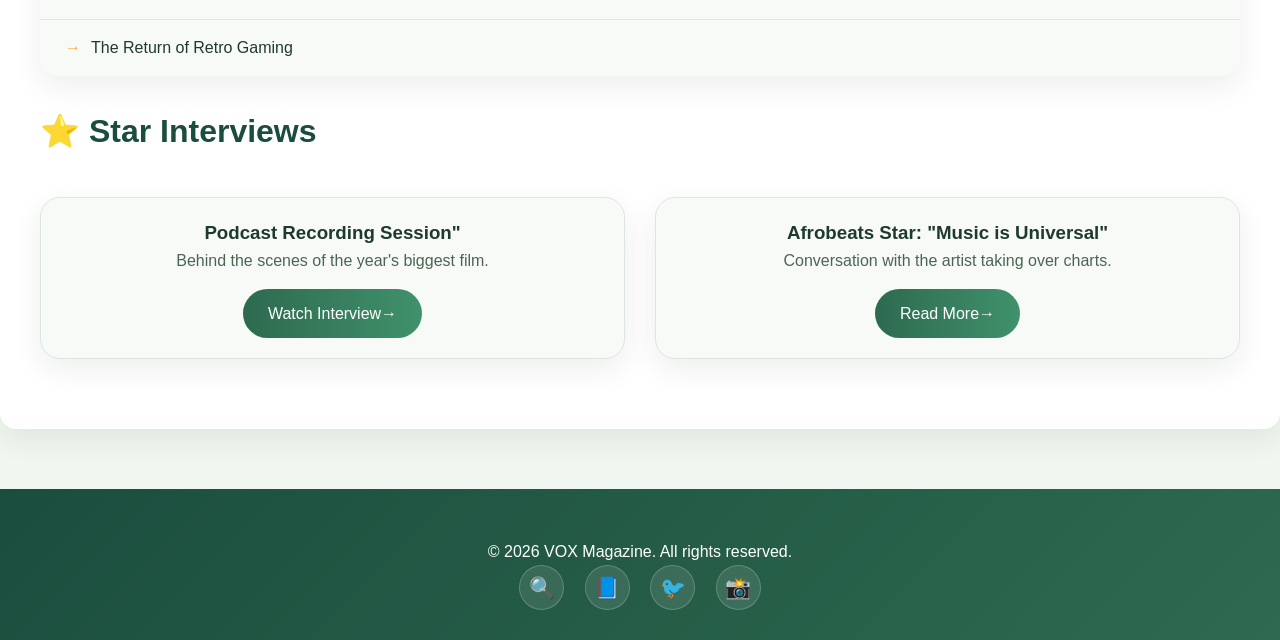
<file: pages/entertainment.html>
<!DOCTYPE html>
<html lang="en">
<head>
    <meta charset="UTF-8">
    <meta name="viewport" content="width=device-width, initial-scale=1.0">
    <title>VOX Magazine - Entertainment</title>
    <link rel="stylesheet" href="../css/styles.css">
</head>
<body>

<header>
    <div class="header-container">
        <div class="top-row">
            <div class="menu-button-container">
                <button class="menu-toggle" id="menuToggle">☰</button>
            </div>
            <div class="logo-container">
                <h1>🌿 VOX Magazine</h1>
            </div>
            <div class="since-container">
                <span class="since-badge">Since 2026</span>
            </div>
        </div>
        <div class="subtitle-row">
            <div class="subtitle">Entertainment • Movies • Music • Gaming</div>
        </div>
    </div>
    <nav>
        <ul id="navLinks">
            <li><a href="../index.html">🏠 Home</a></li>
            <li><a href="stories.html">📰 Feature Stories</a></li>
            <li><a href="entertainment.html" class="active">🎬 Entertainment</a></li>
            <li><a href="multimedia.html">🎥 Multimedia</a></li>
            <li><a href="team.html">👥 Editorial Team</a></li>
        </ul>
    </nav>
</header>

<main class="container">
    <section class="hero">
        <h2>Entertainment Weekly</h2>
        <p>Your guide to movies, music, gaming, and pop culture</p>
    </section>

    <section class="featured-section">
        <h2>🎬 Movies & TV</h2>
        <ul class="styled-list">
            <li>"Eclipse" - The sci-fi epic breaking box office records</li>
            <li>"The Last Symphony" - Oscar-winning drama now streaming</li>
            <li>"Neon Dreams" - The cult favorite of the year</li>
            <li>"Parallel Lives" - Mind-bending thriller on Netflix</li>
            <li>"Ocean's Heart" - Animated masterpiece for all ages</li>
        </ul>
    </section>

    <section class="featured-section">
        <h2>🎵 Music</h2>
        <ul class="styled-list">
            <li>Afrobeats Dominates Global Charts</li>
            <li>AI-Generated Music Hits Mainstream</li>
            <li>Vinyl Revival: Records Outsell CDs</li>
            <li>K-Pop's New Generation Takes Over</li>
            <li>Podcast-Music Hybrids Emerge</li>
        </ul>
    </section>

    <section class="featured-section">
        <h2>🎮 Gaming</h2>
        <ul class="styled-list">
            <li>Virtual Reality Gaming Reaches New Heights</li>
            <li>Indie Games Dominate Awards Season</li>
            <li>Cloud Gaming Goes Mainstream</li>
            <li>Esports Viewership Breaks Records</li>
            <li>The Return of Retro Gaming</li>
        </ul>
    </section>

    <section class="featured-section">
        <h2>⭐ Star Interviews</h2>
        <div class="articles-grid">
            <article class="article-card">
                <h3> Podcast Recording Session"</h3>
                <p>Behind the scenes of the year's biggest film.</p>
                <a href="../pages/multimedia.html" class="btn">Watch Interview→</a>
            </article>
            <article class="article-card">
                <h3>Afrobeats Star: "Music is Universal"</h3>
                <p>Conversation with the artist taking over charts.</p>
                <a href="../stories/afrobeats-global.html" class="btn">Read More→</a>
            </article>
        </div>
    </section>
</main>

<footer>
    <p>© 2026 VOX Magazine. All rights reserved.</p>
    <div class="socials">
        <a href="https://www.google.com" target="_blank" rel="noopener">🔍</a>
        <a href="https://www.facebook.com" target="_blank" rel="noopener">📘</a>
        <a href="https://www.twitter.com" target="_blank" rel="noopener">🐦</a>
        <a href="https://www.instagram.com" target="_blank" rel="noopener">📸</a>
    </div>
</footer>

<script>
    const menuToggle = document.getElementById('menuToggle');
    const navLinks = document.getElementById('navLinks');

    menuToggle.addEventListener('click', (e) => {
        e.stopPropagation();
        navLinks.classList.toggle('show');
        menuToggle.classList.toggle('active');
    });

    document.querySelectorAll('nav ul li a').forEach(link => {
        link.addEventListener('click', () => {
            navLinks.classList.remove('show');
            menuToggle.classList.remove('active');
        });
    });

    document.addEventListener('click', (e) => {
        if (!navLinks.contains(e.target) && !menuToggle.contains(e.target)) {
            navLinks.classList.remove('show');
            menuToggle.classList.remove('active');
        }
    });
</script>

</body>
</html>
</file>
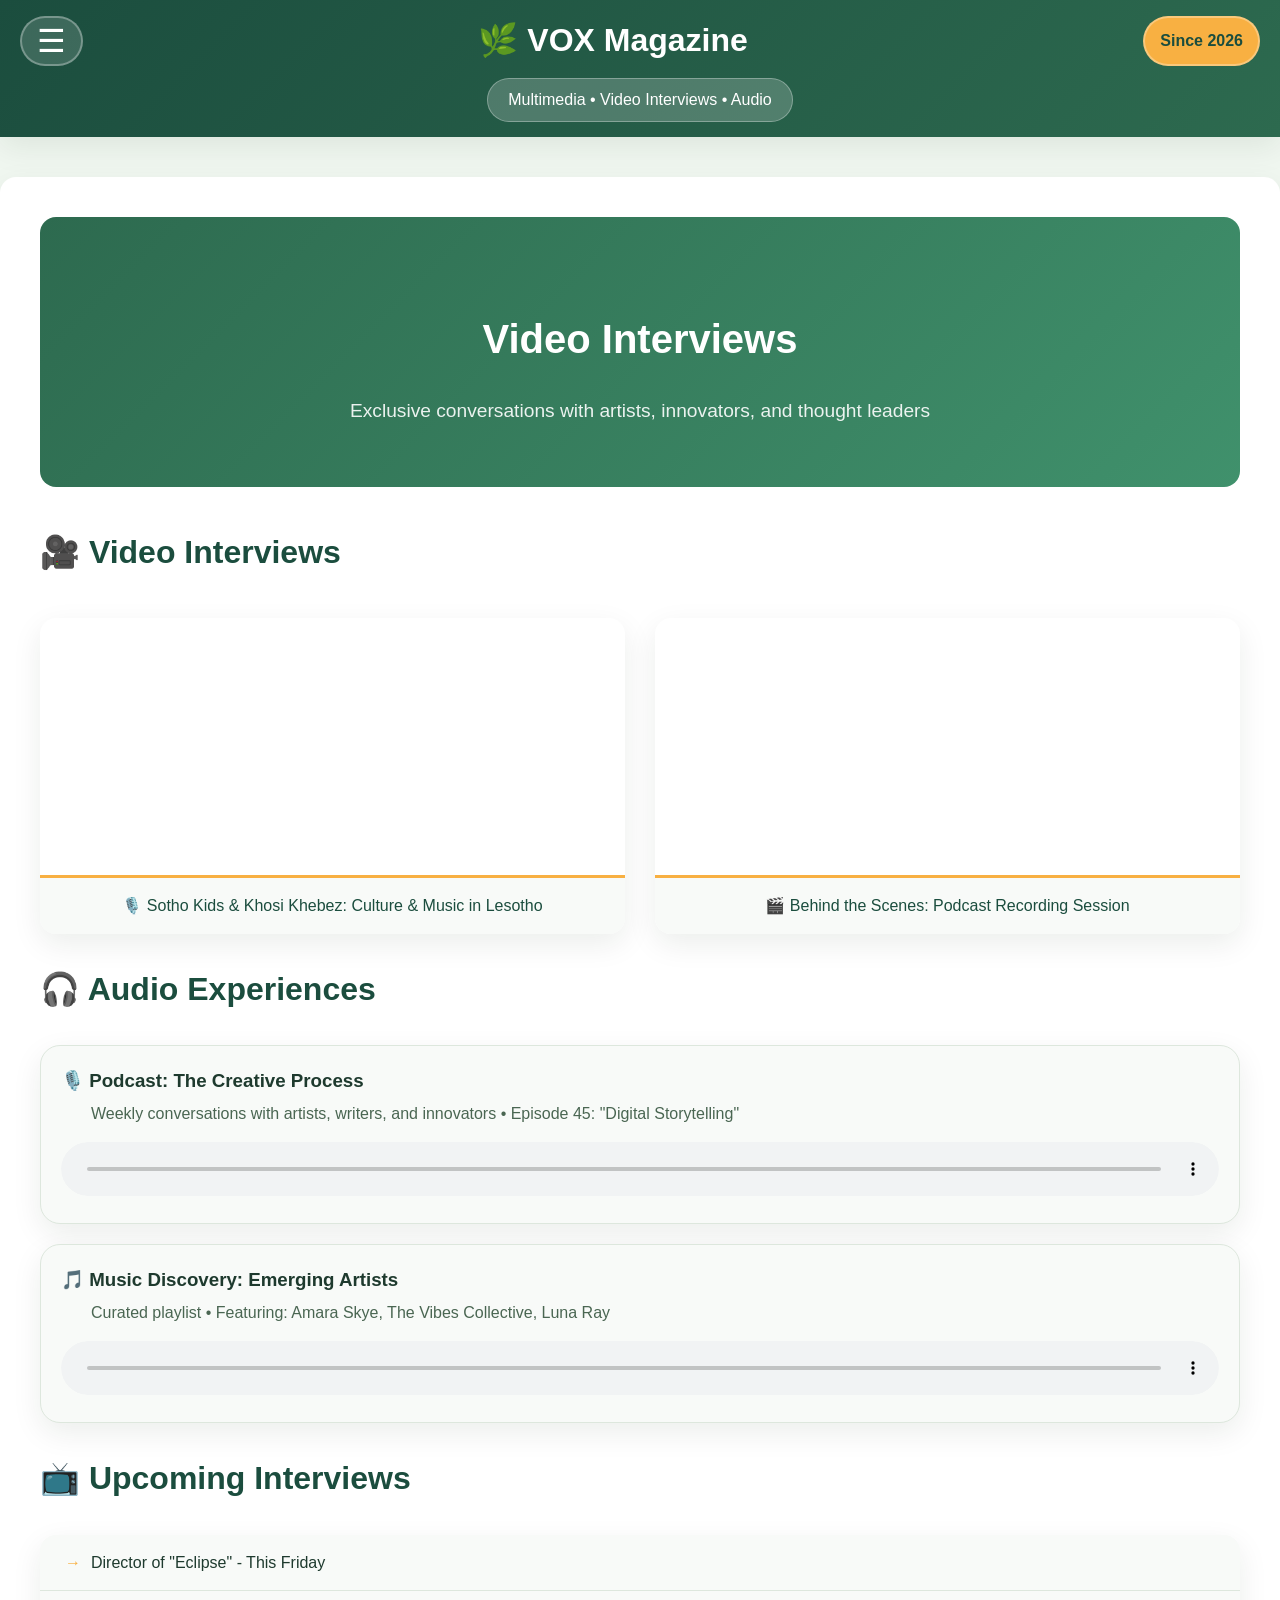
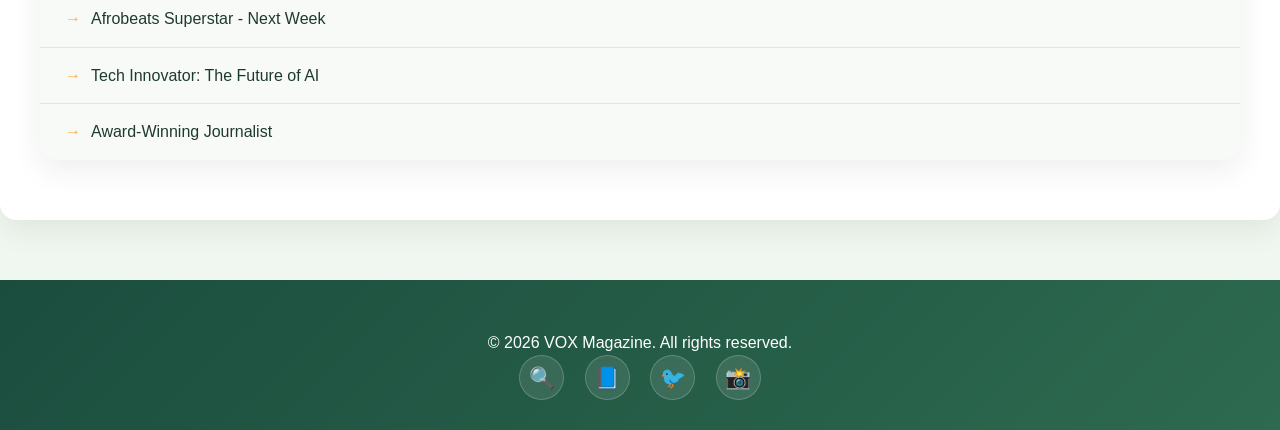
<file: pages/multimedia.html>
<!DOCTYPE html>
<html lang="en">
<head>
    <meta charset="UTF-8">
    <meta name="viewport" content="width=device-width, initial-scale=1.0">
    <title>VOX Magazine - Multimedia</title>
    <link rel="stylesheet" href="../css/styles.css">
</head>
<body>

<header>
    <div class="header-container">
        <div class="top-row">
            <div class="menu-button-container">
                <button class="menu-toggle" id="menuToggle">☰</button>
            </div>
            <div class="logo-container">
                <h1>🌿 VOX Magazine</h1>
            </div>
            <div class="since-container">
                <span class="since-badge">Since 2026</span>
            </div>
        </div>
        <div class="subtitle-row">
            <div class="subtitle">Multimedia • Video Interviews • Audio</div>
        </div>
    </div>
    <nav>
        <ul id="navLinks">
            <li><a href="../index.html">🏠 Home</a></li>
            <li><a href="stories.html">📰 Feature Stories</a></li>
            <li><a href="entertainment.html">🎬 Entertainment</a></li>
            <li><a href="multimedia.html" class="active">🎥 Multimedia</a></li>
            <li><a href="team.html">👥 Editorial Team</a></li>
        </ul>
    </nav>
</header>

<main class="container">
    <section class="hero">
        <h2>Video Interviews</h2>
        <p>Exclusive conversations with artists, innovators, and thought leaders</p>
    </section>

    <section class="featured-section">
        <h2>🎥 Video Interviews</h2>
        <div class="video-gallery">
            <figure>
                <iframe width="100%" height="250" 
                    src="https://www.youtube.com/embed/mxh3TE7LqHY" 
                    title="Sotho kids and khosi Khebez Podcast Interview"
                    frameborder="0" 
                    allow="accelerometer; autoplay; clipboard-write; encrypted-media; gyroscope; picture-in-picture; web-share" 
                    allowfullscreen>
                </iframe>
                <figcaption>🎙️ Sotho Kids & Khosi Khebez: Culture & Music in Lesotho</figcaption>
            </figure>

            <figure>
                <iframe width="100%" height="250" 
                    src="https://www.youtube.com/embed/UZm_OHKPUMU" 
                    title="Behind the Scenes Clip"
                    frameborder="0" 
                    allow="accelerometer; autoplay; clipboard-write; encrypted-media; gyroscope; picture-in-picture; web-share" 
                    allowfullscreen>
                </iframe>
                <figcaption>🎬 Behind the Scenes: Podcast Recording Session</figcaption>
            </figure>
        </div>
    </section>

    <section class="featured-section">
        <h2>🎧 Audio Experiences</h2>
        
        <div class="audio-players">
            <div class="audio-card">
                <h3>🎙️ Podcast: The Creative Process</h3>
                <p>Weekly conversations with artists, writers, and innovators • Episode 45: "Digital Storytelling"</p>
                <audio controls preload="metadata">
                    <source src="https://www.soundhelix.com/examples/mp3/SoundHelix-Song-1.mp3" type="audio/mpeg">
                    <source src="https://www.soundhelix.com/examples/mp3/SoundHelix-Song-1.ogg" type="audio/ogg">
                    Your browser does not support the audio element.
                </audio>
            </div>

            <div class="audio-card">
                <h3>🎵 Music Discovery: Emerging Artists</h3>
                <p>Curated playlist • Featuring: Amara Skye, The Vibes Collective, Luna Ray</p>
                <audio controls preload="metadata">
                    <source src="https://www.soundhelix.com/examples/mp3/SoundHelix-Song-2.mp3" type="audio/mpeg">
                    <source src="https://www.soundhelix.com/examples/mp3/SoundHelix-Song-2.ogg" type="audio/ogg">
                    Your browser does not support the audio element.
                </audio>
            </div>
        </div>
    </section>

    <section class="featured-section">
        <h2>📺 Upcoming Interviews</h2>
        <ul class="styled-list">
            <li>Director of "Eclipse" - This Friday</li>
            <li>Afrobeats Superstar - Next Week</li>
            <li>Tech Innovator: The Future of AI</li>
            <li>Award-Winning Journalist</li>
        </ul>
    </section>
</main>

<footer>
    <p>© 2026 VOX Magazine. All rights reserved.</p>
    <div class="socials">
        <a href="https://www.google.com" target="_blank" rel="noopener">🔍</a>
        <a href="https://www.facebook.com" target="_blank" rel="noopener">📘</a>
        <a href="https://www.twitter.com" target="_blank" rel="noopener">🐦</a>
        <a href="https://www.instagram.com" target="_blank" rel="noopener">📸</a>
    </div>
</footer>

<script>
    const menuToggle = document.getElementById('menuToggle');
    const navLinks = document.getElementById('navLinks');

    menuToggle.addEventListener('click', (e) => {
        e.stopPropagation();
        navLinks.classList.toggle('show');
        menuToggle.classList.toggle('active');
    });

    document.querySelectorAll('nav ul li a').forEach(link => {
        link.addEventListener('click', () => {
            navLinks.classList.remove('show');
            menuToggle.classList.remove('active');
        });
    });

    document.addEventListener('click', (e) => {
        if (!navLinks.contains(e.target) && !menuToggle.contains(e.target)) {
            navLinks.classList.remove('show');
            menuToggle.classList.remove('active');
        }
    });
</script>

</body>
</html>
</file>
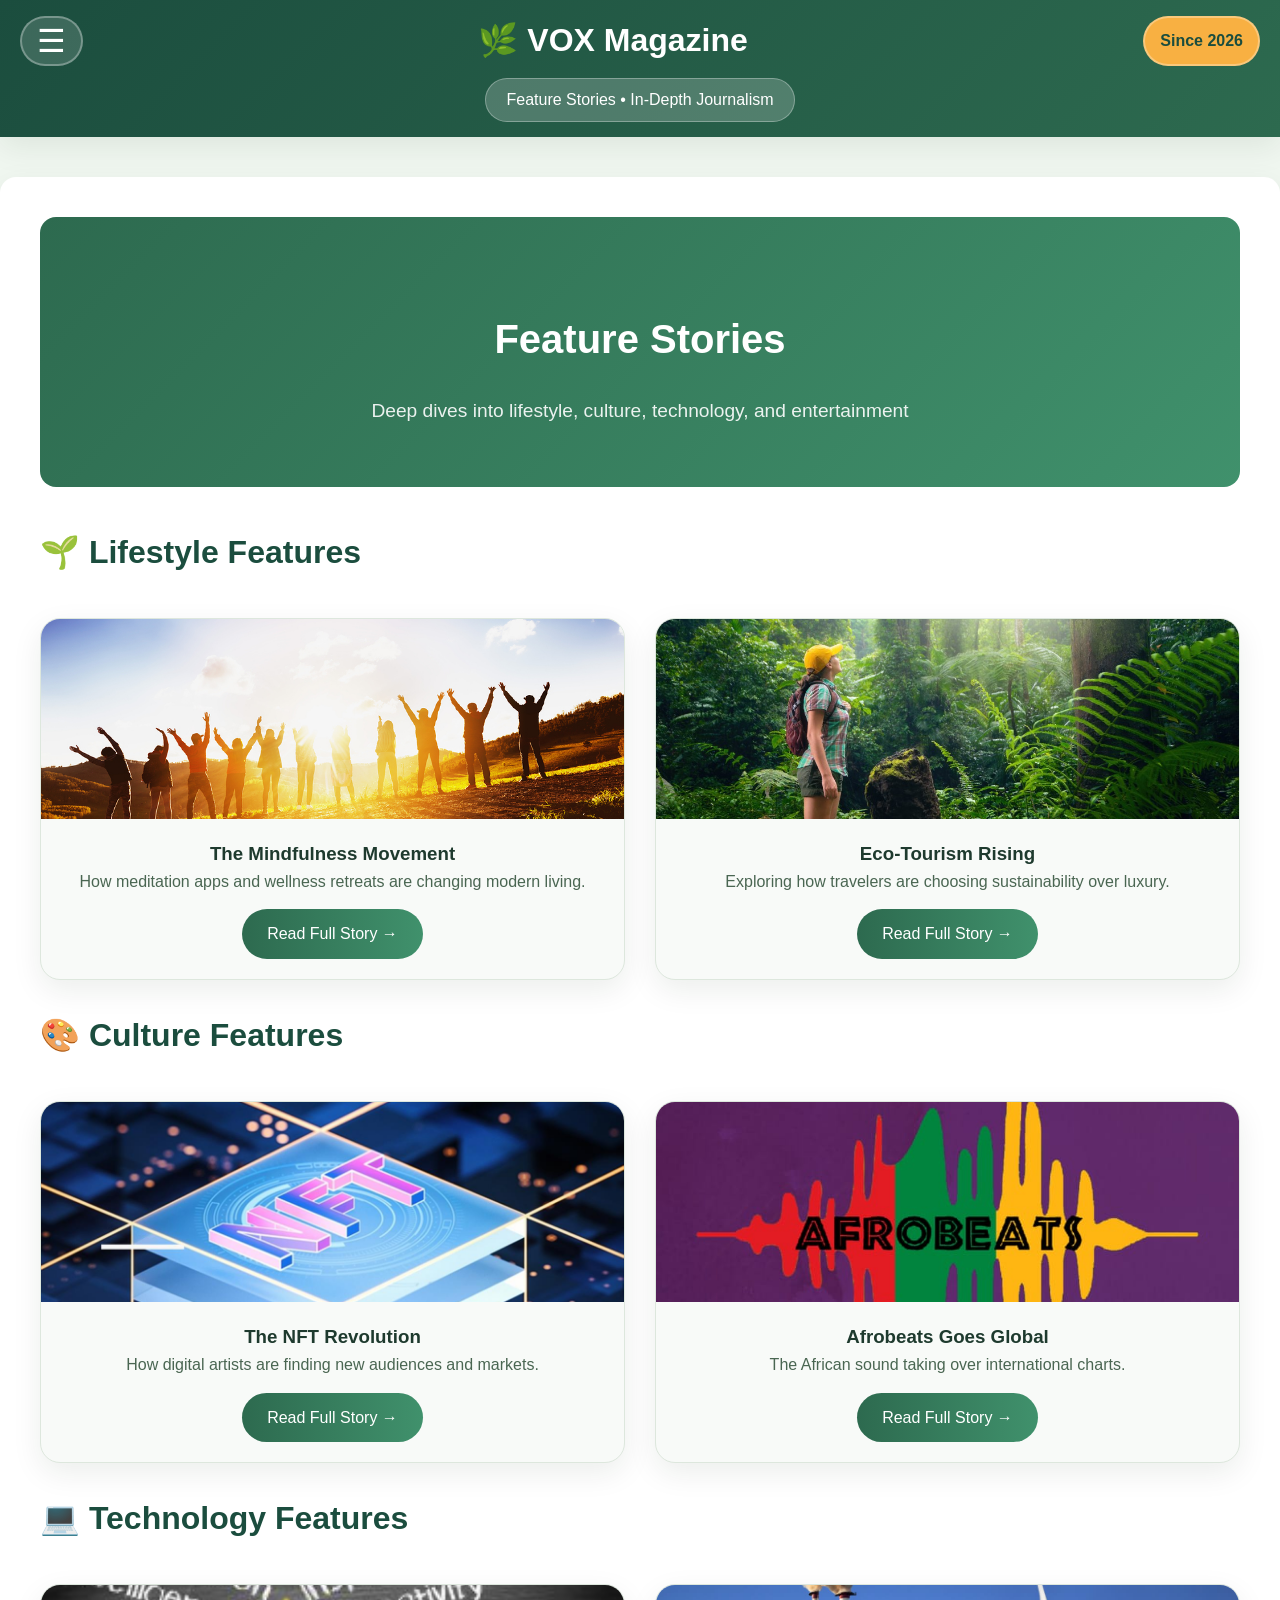
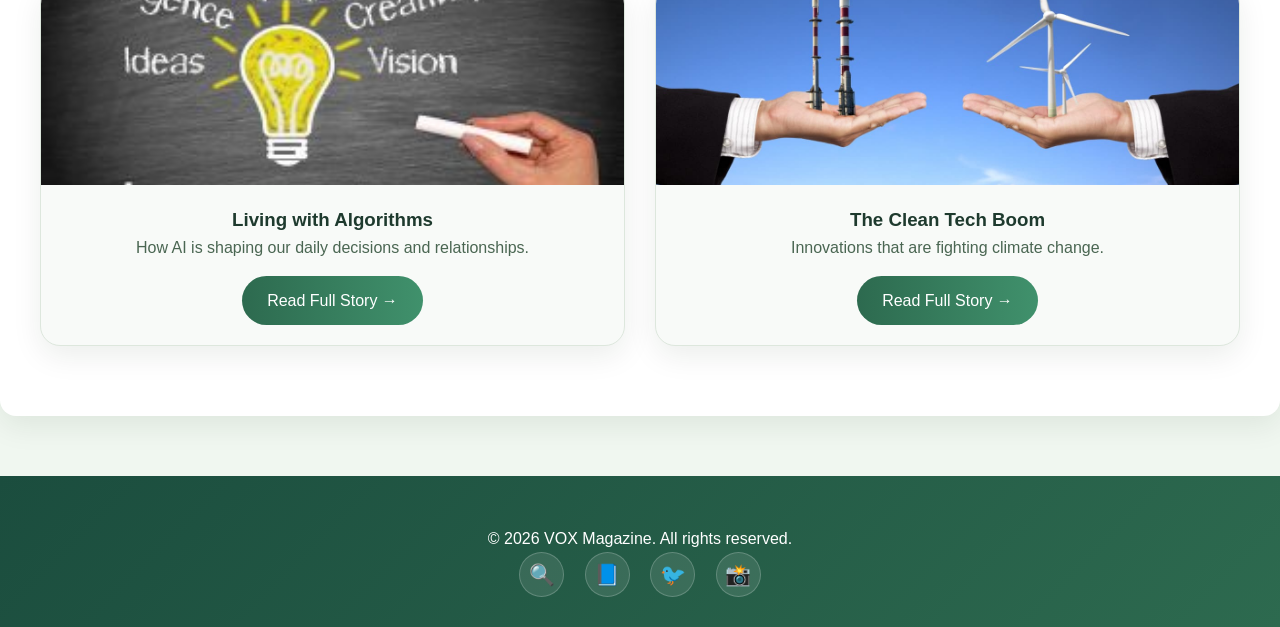
<file: pages/stories.html>
<!DOCTYPE html>
<html lang="en">
<head>
    <meta charset="UTF-8">
    <meta name="viewport" content="width=device-width, initial-scale=1.0">
    <title>VOX Magazine - Feature Stories</title>
    <link rel="stylesheet" href="../css/styles.css">
</head>
<body>

<header>
    <div class="header-container">
        <div class="top-row">
            <div class="menu-button-container">
                <button class="menu-toggle" id="menuToggle">☰</button>
            </div>
            <div class="logo-container">
                <h1>🌿 VOX Magazine</h1>
            </div>
            <div class="since-container">
                <span class="since-badge">Since 2026</span>
            </div>
        </div>
        <div class="subtitle-row">
            <div class="subtitle">Feature Stories • In-Depth Journalism</div>
        </div>
    </div>
    <nav>
        <ul id="navLinks">
            <li><a href="../index.html">🏠 Home</a></li>
            <li><a href="stories.html" class="active">📰 Feature Stories</a></li>
            <li><a href="entertainment.html">🎬 Entertainment</a></li>
            <li><a href="multimedia.html">🎥 Multimedia</a></li>
            <li><a href="team.html">👥 Editorial Team</a></li>
        </ul>
    </nav>
</header>

<main class="container">
    <section class="hero">
        <h2>Feature Stories</h2>
        <p>Deep dives into lifestyle, culture, technology, and entertainment</p>
    </section>

    <section class="featured-section">
        <h2>🌱 Lifestyle Features</h2>
        <div class="articles-grid">
            <article class="article-card">
                <figure>
                    <img src="../images/story1.jpeg" alt="Wellness" onerror="this.src='https://via.placeholder.com/400x250?text=Wellness'">
                    <figcaption>The wellness revolution</figcaption>
                </figure>
                <h3>The Mindfulness Movement</h3>
                <p>How meditation apps and wellness retreats are changing modern living.</p>
               <a href="../stories/mindfulness-movement.html" class="btn">Read Full Story →</a>
            </article>
            <article class="article-card">
                <figure>
                    <img src="../images/EcoTourism.jpeg" alt="Travel" onerror="this.src='https://via.placeholder.com/400x250?text=Travel'">
                    <figcaption>Sustainable travel</figcaption>
                </figure>
                <h3>Eco-Tourism Rising</h3>
                <p>Exploring how travelers are choosing sustainability over luxury.</p>
                <a href="../stories/eco-tourism.html" class="btn">Read Full Story →</a>
            </article>
        </div>
    </section>

    <section class="featured-section">
        <h2>🎨 Culture Features</h2>
        <div class="articles-grid">
            <article class="article-card">
                <figure>
                    <img src="../images/NFT.jpeg" alt="Art" onerror="this.src='https://via.placeholder.com/400x250?text=Art'">
                    <figcaption>Digital art explosion</figcaption>
                </figure>
                <h3>The NFT Revolution</h3>
                <p>How digital artists are finding new audiences and markets.</p>
                <a href="../stories/nft-revolution.html" class="btn">Read Full Story →</a>
            </article>
            <article class="article-card">
                <figure>
                    <img src="../images/afrobeats.jpeg" alt="Music" onerror="this.src='https://via.placeholder.com/400x250?text=Music'">
                    <figcaption>Global music fusion</figcaption>
                </figure>
                <h3>Afrobeats Goes Global</h3>
                <p>The African sound taking over international charts.</p>
                <a href="../stories/afrobeats-global.html" class="btn">Read Full Story →</a>
            </article>
        </div>
    </section>

    <section class="featured-section">
        <h2>💻 Technology Features</h2>
        <div class="articles-grid">
            <article class="article-card">
                <figure>
                    <img src="../images/story2.jpeg" alt="AI" onerror="this.src='https://via.placeholder.com/400x250?text=AI'">
                    <figcaption>AI in everyday life</figcaption>
                </figure>
                <h3>Living with Algorithms</h3>
                <p>How AI is shaping our daily decisions and relationships.</p>
               <a href="../stories/living-with-algorithms.html" class="btn">Read Full Story →</a>
            </article>
            <article class="article-card">
                <figure>
                    <img src="../images/Clean.jpeg" alt="Tech" onerror="this.src='https://via.placeholder.com/400x250?text=Tech'">
                    <figcaption>Green technology</figcaption>
                </figure>
                <h3>The Clean Tech Boom</h3>
                <p>Innovations that are fighting climate change.</p>
                <a href="../stories/clean-tech-boom.html" class="btn">Read Full Story →</a>
            </article>
        </div>
    </section>
</main>

<footer>
    <p>© 2026 VOX Magazine. All rights reserved.</p>
    <div class="socials">
        <a href="https://www.google.com" target="_blank" rel="noopener">🔍</a>
        <a href="https://www.facebook.com" target="_blank" rel="noopener">📘</a>
        <a href="https://www.twitter.com" target="_blank" rel="noopener">🐦</a>
        <a href="https://www.instagram.com" target="_blank" rel="noopener">📸</a>
    </div>
</footer>

<script>
    const menuToggle = document.getElementById('menuToggle');
    const navLinks = document.getElementById('navLinks');

    menuToggle.addEventListener('click', (e) => {
        e.stopPropagation();
        navLinks.classList.toggle('show');
        menuToggle.classList.toggle('active');
    });

    document.querySelectorAll('nav ul li a').forEach(link => {
        link.addEventListener('click', () => {
            navLinks.classList.remove('show');
            menuToggle.classList.remove('active');
        });
    });

    document.addEventListener('click', (e) => {
        if (!navLinks.contains(e.target) && !menuToggle.contains(e.target)) {
            navLinks.classList.remove('show');
            menuToggle.classList.remove('active');
        }
    });
</script>

</body>
</html>
</file>
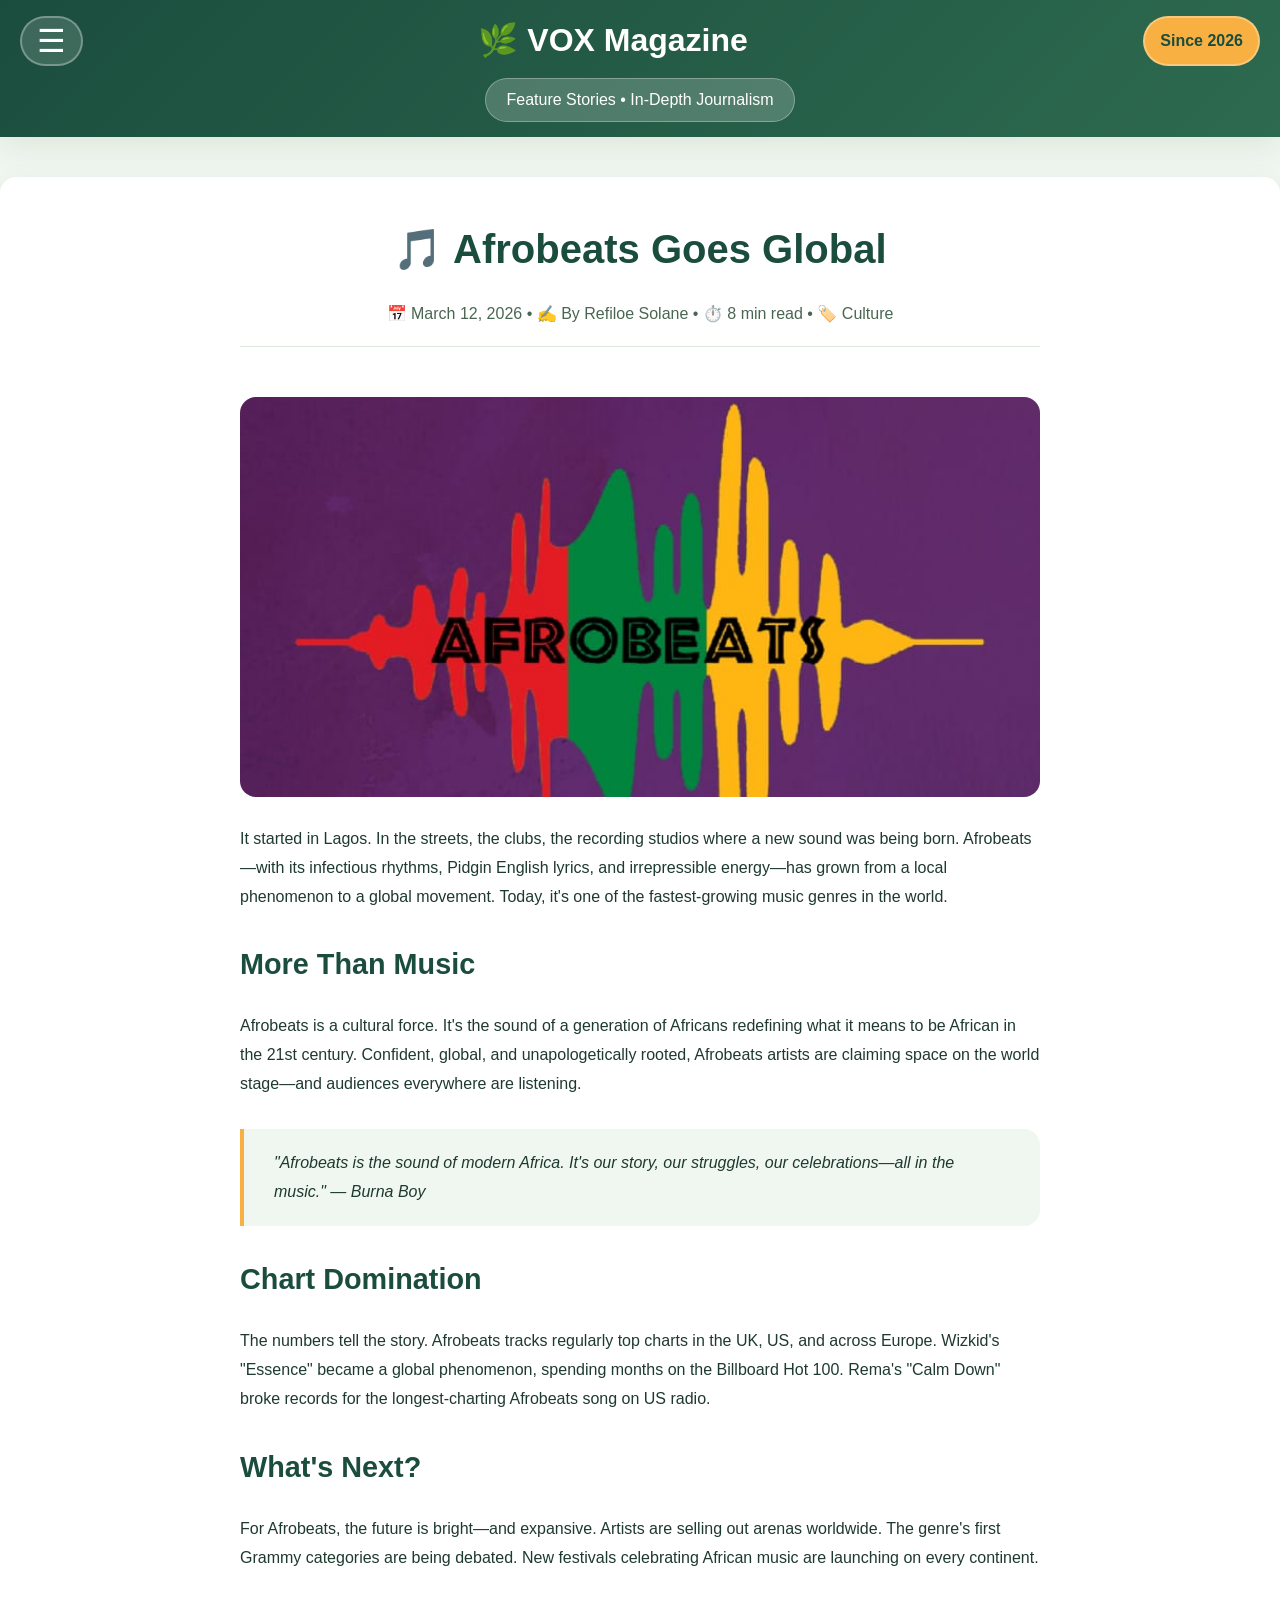
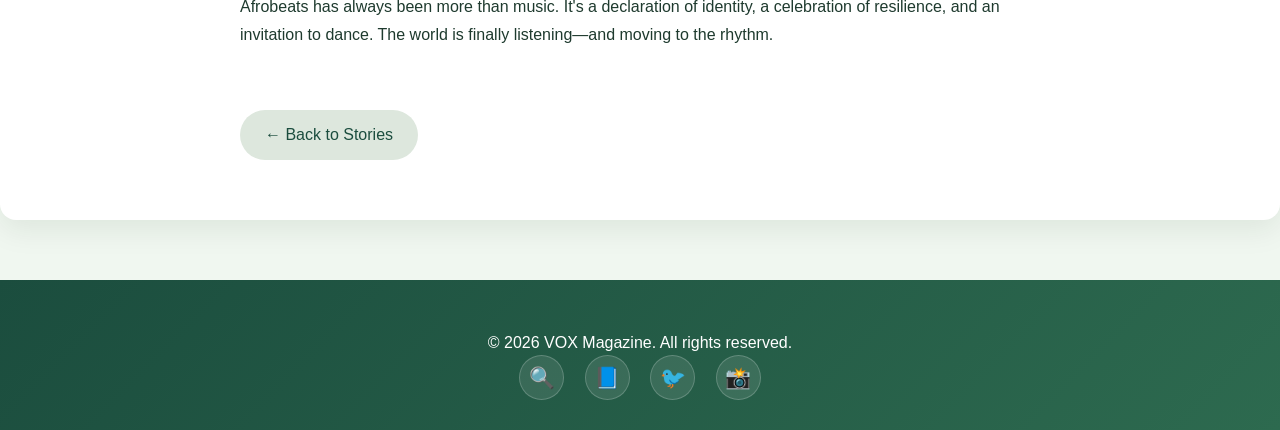
<file: stories/afrobeats-global.html>
<!DOCTYPE html>
<html lang="en">
<head>
    <meta charset="UTF-8">
    <meta name="viewport" content="width=device-width, initial-scale=1.0">
    <title>Afrobeats Goes Global - VOX Magazine</title>
    <link rel="stylesheet" href="../css/styles.css">
    <link rel="stylesheet" href="../css/story.css">
</head>
<body>

<header>
    <div class="header-container">
        <div class="top-row">
            <div class="menu-button-container">
                <button class="menu-toggle" id="menuToggle">☰</button>
            </div>
            <div class="logo-container">
                <h1>🌿 VOX Magazine</h1>
            </div>
            <div class="since-container">
                <span class="since-badge">Since 2026</span>
            </div>
        </div>
        <div class="subtitle-row">
            <div class="subtitle">Feature Stories • In-Depth Journalism</div>
        </div>
    </div>
    <nav>
        <ul id="navLinks">
            <li><a href="../index.html">🏠 Home</a></li>
            <li><a href="../pages/stories.html" class="active">📰 Feature Stories</a></li>
            <li><a href="../pages/entertainment.html">🎬 Entertainment</a></li>
            <li><a href="../pages/multimedia.html">🎥 Multimedia</a></li>
            <li><a href="../pages/team.html">👥 Editorial Team</a></li>
        </ul>
    </nav>
</header>

<main class="container">
    <article class="full-story">
        <h1>🎵 Afrobeats Goes Global</h1>
        
        <div class="meta">
            <span>📅 March 12, 2026</span> • 
            <span>✍️ By Refiloe Solane</span> • 
            <span>⏱️ 8 min read</span> • 
            <span>🏷️ Culture</span>
        </div>
        
        <img src="../images/afrobeats.jpeg" alt="Afrobeats Concert" class="featured-image" onerror="this.src='https://via.placeholder.com/800x400?text=Afrobeats'">
        
        <p>It started in Lagos. In the streets, the clubs, the recording studios where a new sound was being born. Afrobeats—with its infectious rhythms, Pidgin English lyrics, and irrepressible energy—has grown from a local phenomenon to a global movement. Today, it's one of the fastest-growing music genres in the world.</p>
        
        <h2>More Than Music</h2>
        <p>Afrobeats is a cultural force. It's the sound of a generation of Africans redefining what it means to be African in the 21st century. Confident, global, and unapologetically rooted, Afrobeats artists are claiming space on the world stage—and audiences everywhere are listening.</p>
        
        <blockquote>
            <p>"Afrobeats is the sound of modern Africa. It's our story, our struggles, our celebrations—all in the music." — Burna Boy</p>
        </blockquote>
        
        <h2>Chart Domination</h2>
        <p>The numbers tell the story. Afrobeats tracks regularly top charts in the UK, US, and across Europe. Wizkid's "Essence" became a global phenomenon, spending months on the Billboard Hot 100. Rema's "Calm Down" broke records for the longest-charting Afrobeats song on US radio.</p>
        
        <h2>What's Next?</h2>
        <p>For Afrobeats, the future is bright—and expansive. Artists are selling out arenas worldwide. The genre's first Grammy categories are being debated. New festivals celebrating African music are launching on every continent.</p>
        
        <p>Afrobeats has always been more than music. It's a declaration of identity, a celebration of resilience, and an invitation to dance. The world is finally listening—and moving to the rhythm.</p>
        
        <a href="../pages/stories.html" class="story-back-btn">← Back to Stories</a>
    </article>
</main>

<footer>
    <p>© 2026 VOX Magazine. All rights reserved.</p>
    <div class="socials">
        <a href="https://www.google.com" target="_blank">🔍</a>
        <a href="https://www.facebook.com" target="_blank">📘</a>
        <a href="https://www.twitter.com" target="_blank">🐦</a>
        <a href="https://www.instagram.com" target="_blank">📸</a>
    </div>
</footer>

<script>
    const menuToggle = document.getElementById('menuToggle');
    const navLinks = document.getElementById('navLinks');

    menuToggle.addEventListener('click', (e) => {
        e.stopPropagation();
        navLinks.classList.toggle('show');
        menuToggle.classList.toggle('active');
    });

    document.querySelectorAll('nav ul li a').forEach(link => {
        link.addEventListener('click', () => {
            navLinks.classList.remove('show');
            menuToggle.classList.remove('active');
        });
    });

    document.addEventListener('click', (e) => {
        if (!navLinks.contains(e.target) && !menuToggle.contains(e.target)) {
            navLinks.classList.remove('show');
            menuToggle.classList.remove('active');
        }
    });
</script>

</body>
</html>
</file>
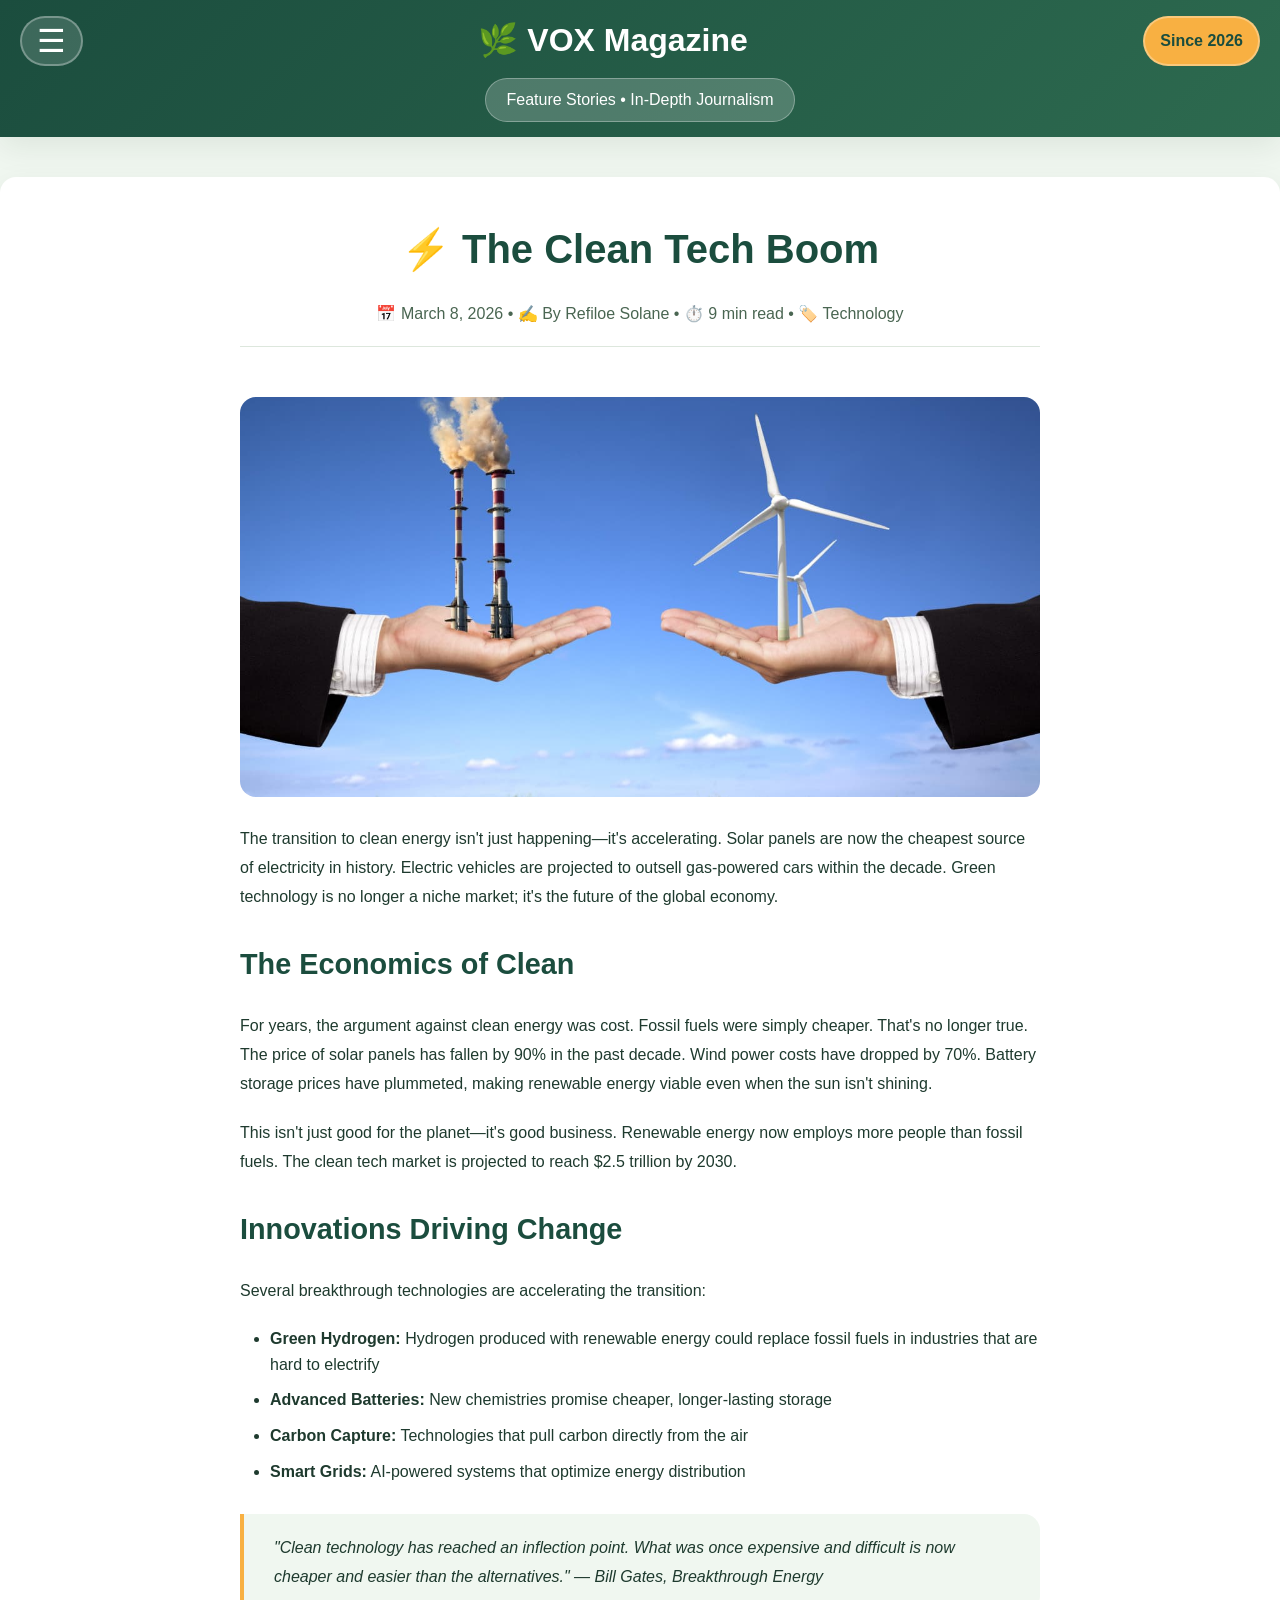
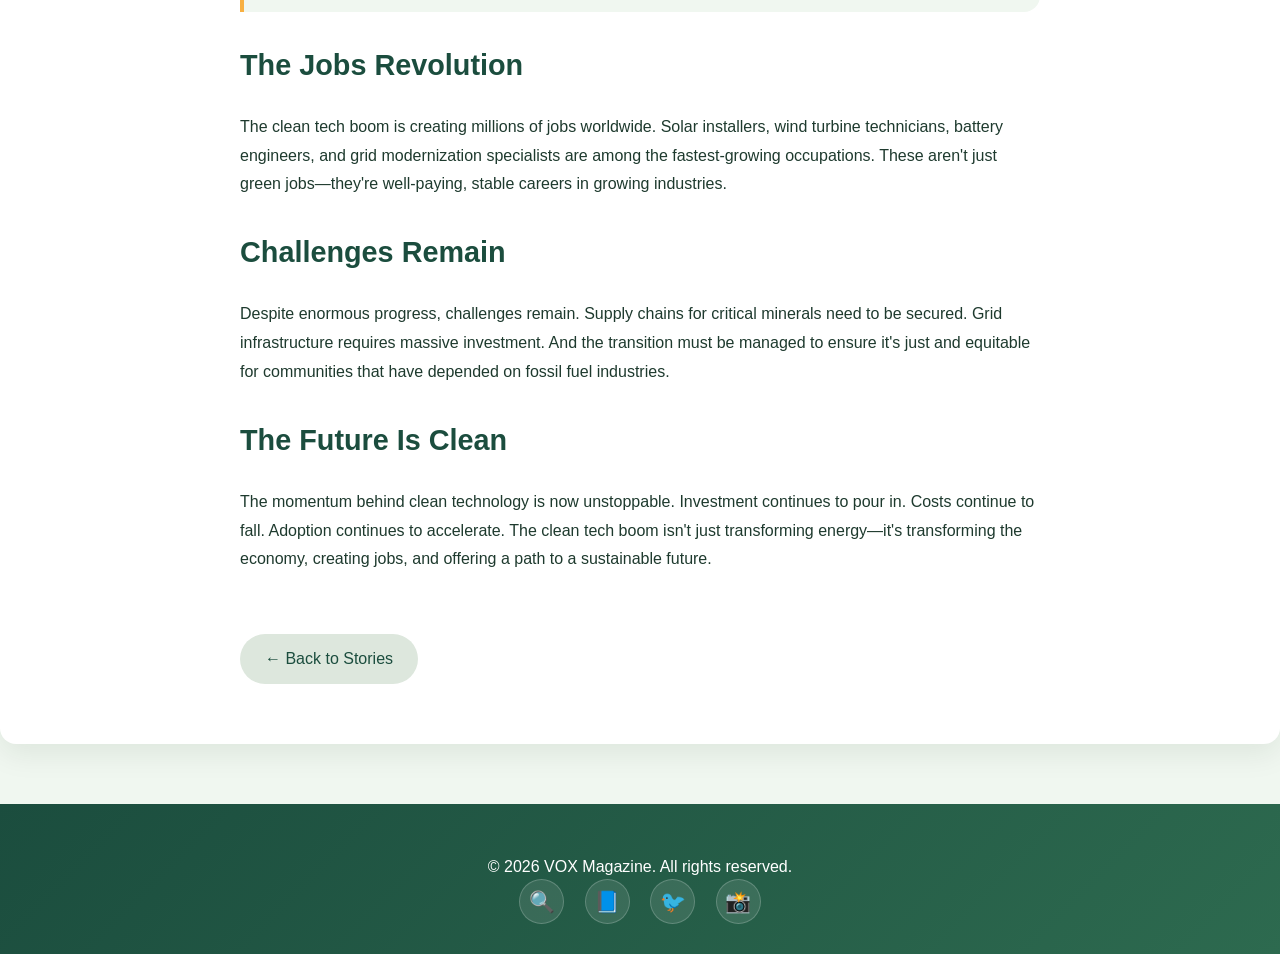
<file: stories/clean-tech-boom.html>
<!DOCTYPE html>
<html lang="en">
<head>
    <meta charset="UTF-8">
    <meta name="viewport" content="width=device-width, initial-scale=1.0">
    <title>The Clean Tech Boom - VOX Magazine</title>
    <link rel="stylesheet" href="../css/styles.css">
    <link rel="stylesheet" href="../css/story.css">
</head>
<body>

<header>
    <div class="header-container">
        <div class="top-row">
            <div class="menu-button-container">
                <button class="menu-toggle" id="menuToggle">☰</button>
            </div>
            <div class="logo-container">
                <h1>🌿 VOX Magazine</h1>
            </div>
            <div class="since-container">
                <span class="since-badge">Since 2026</span>
            </div>
        </div>
        <div class="subtitle-row">
            <div class="subtitle">Feature Stories • In-Depth Journalism</div>
        </div>
    </div>
    <nav>
        <ul id="navLinks">
            <li><a href="../index.html">🏠 Home</a></li>
            <li><a href="../pages/stories.html" class="active">📰 Feature Stories</a></li>
            <li><a href="../pages/entertainment.html">🎬 Entertainment</a></li>
            <li><a href="../pages/multimedia.html">🎥 Multimedia</a></li>
            <li><a href="../pages/team.html">👥 Editorial Team</a></li>
        </ul>
    </nav>
</header>

<main class="container">
    <article class="full-story">
        <h1>⚡ The Clean Tech Boom</h1>
        
        <div class="meta">
            <span>📅 March 8, 2026</span> • 
            <span>✍️ By Refiloe Solane</span> • 
            <span>⏱️ 9 min read</span> • 
            <span>🏷️ Technology</span>
        </div>
        
        <img src="../images/Clean.jpeg" alt="Clean Technology" class="featured-image" onerror="this.src='https://via.placeholder.com/800x400?text=Clean+Technology'">
        
        <p>The transition to clean energy isn't just happening—it's accelerating. Solar panels are now the cheapest source of electricity in history. Electric vehicles are projected to outsell gas-powered cars within the decade. Green technology is no longer a niche market; it's the future of the global economy.</p>
        
        <h2>The Economics of Clean</h2>
        <p>For years, the argument against clean energy was cost. Fossil fuels were simply cheaper. That's no longer true. The price of solar panels has fallen by 90% in the past decade. Wind power costs have dropped by 70%. Battery storage prices have plummeted, making renewable energy viable even when the sun isn't shining.</p>
        
        <p>This isn't just good for the planet—it's good business. Renewable energy now employs more people than fossil fuels. The clean tech market is projected to reach $2.5 trillion by 2030.</p>
        
        <h2>Innovations Driving Change</h2>
        <p>Several breakthrough technologies are accelerating the transition:</p>
        <ul>
            <li><strong>Green Hydrogen:</strong> Hydrogen produced with renewable energy could replace fossil fuels in industries that are hard to electrify</li>
            <li><strong>Advanced Batteries:</strong> New chemistries promise cheaper, longer-lasting storage</li>
            <li><strong>Carbon Capture:</strong> Technologies that pull carbon directly from the air</li>
            <li><strong>Smart Grids:</strong> AI-powered systems that optimize energy distribution</li>
        </ul>
        
        <blockquote>
            <p>"Clean technology has reached an inflection point. What was once expensive and difficult is now cheaper and easier than the alternatives." — Bill Gates, Breakthrough Energy</p>
        </blockquote>
        
        <h2>The Jobs Revolution</h2>
        <p>The clean tech boom is creating millions of jobs worldwide. Solar installers, wind turbine technicians, battery engineers, and grid modernization specialists are among the fastest-growing occupations. These aren't just green jobs—they're well-paying, stable careers in growing industries.</p>
        
        <h2>Challenges Remain</h2>
        <p>Despite enormous progress, challenges remain. Supply chains for critical minerals need to be secured. Grid infrastructure requires massive investment. And the transition must be managed to ensure it's just and equitable for communities that have depended on fossil fuel industries.</p>
        
        <h2>The Future Is Clean</h2>
        <p>The momentum behind clean technology is now unstoppable. Investment continues to pour in. Costs continue to fall. Adoption continues to accelerate. The clean tech boom isn't just transforming energy—it's transforming the economy, creating jobs, and offering a path to a sustainable future.</p>
        
        <a href="../pages/stories.html" class="story-back-btn">← Back to Stories</a>
    </article>
</main>

<footer>
    <p>© 2026 VOX Magazine. All rights reserved.</p>
    <div class="socials">
        <a href="https://www.google.com" target="_blank">🔍</a>
        <a href="https://www.facebook.com" target="_blank">📘</a>
        <a href="https://www.twitter.com" target="_blank">🐦</a>
        <a href="https://www.instagram.com" target="_blank">📸</a>
    </div>
</footer>

<script>
    const menuToggle = document.getElementById('menuToggle');
    const navLinks = document.getElementById('navLinks');

    menuToggle.addEventListener('click', (e) => {
        e.stopPropagation();
        navLinks.classList.toggle('show');
        menuToggle.classList.toggle('active');
    });

    document.querySelectorAll('nav ul li a').forEach(link => {
        link.addEventListener('click', () => {
            navLinks.classList.remove('show');
            menuToggle.classList.remove('active');
        });
    });

    document.addEventListener('click', (e) => {
        if (!navLinks.contains(e.target) && !menuToggle.contains(e.target)) {
            navLinks.classList.remove('show');
            menuToggle.classList.remove('active');
        }
    });
</script>

</body>
</html>
</file>
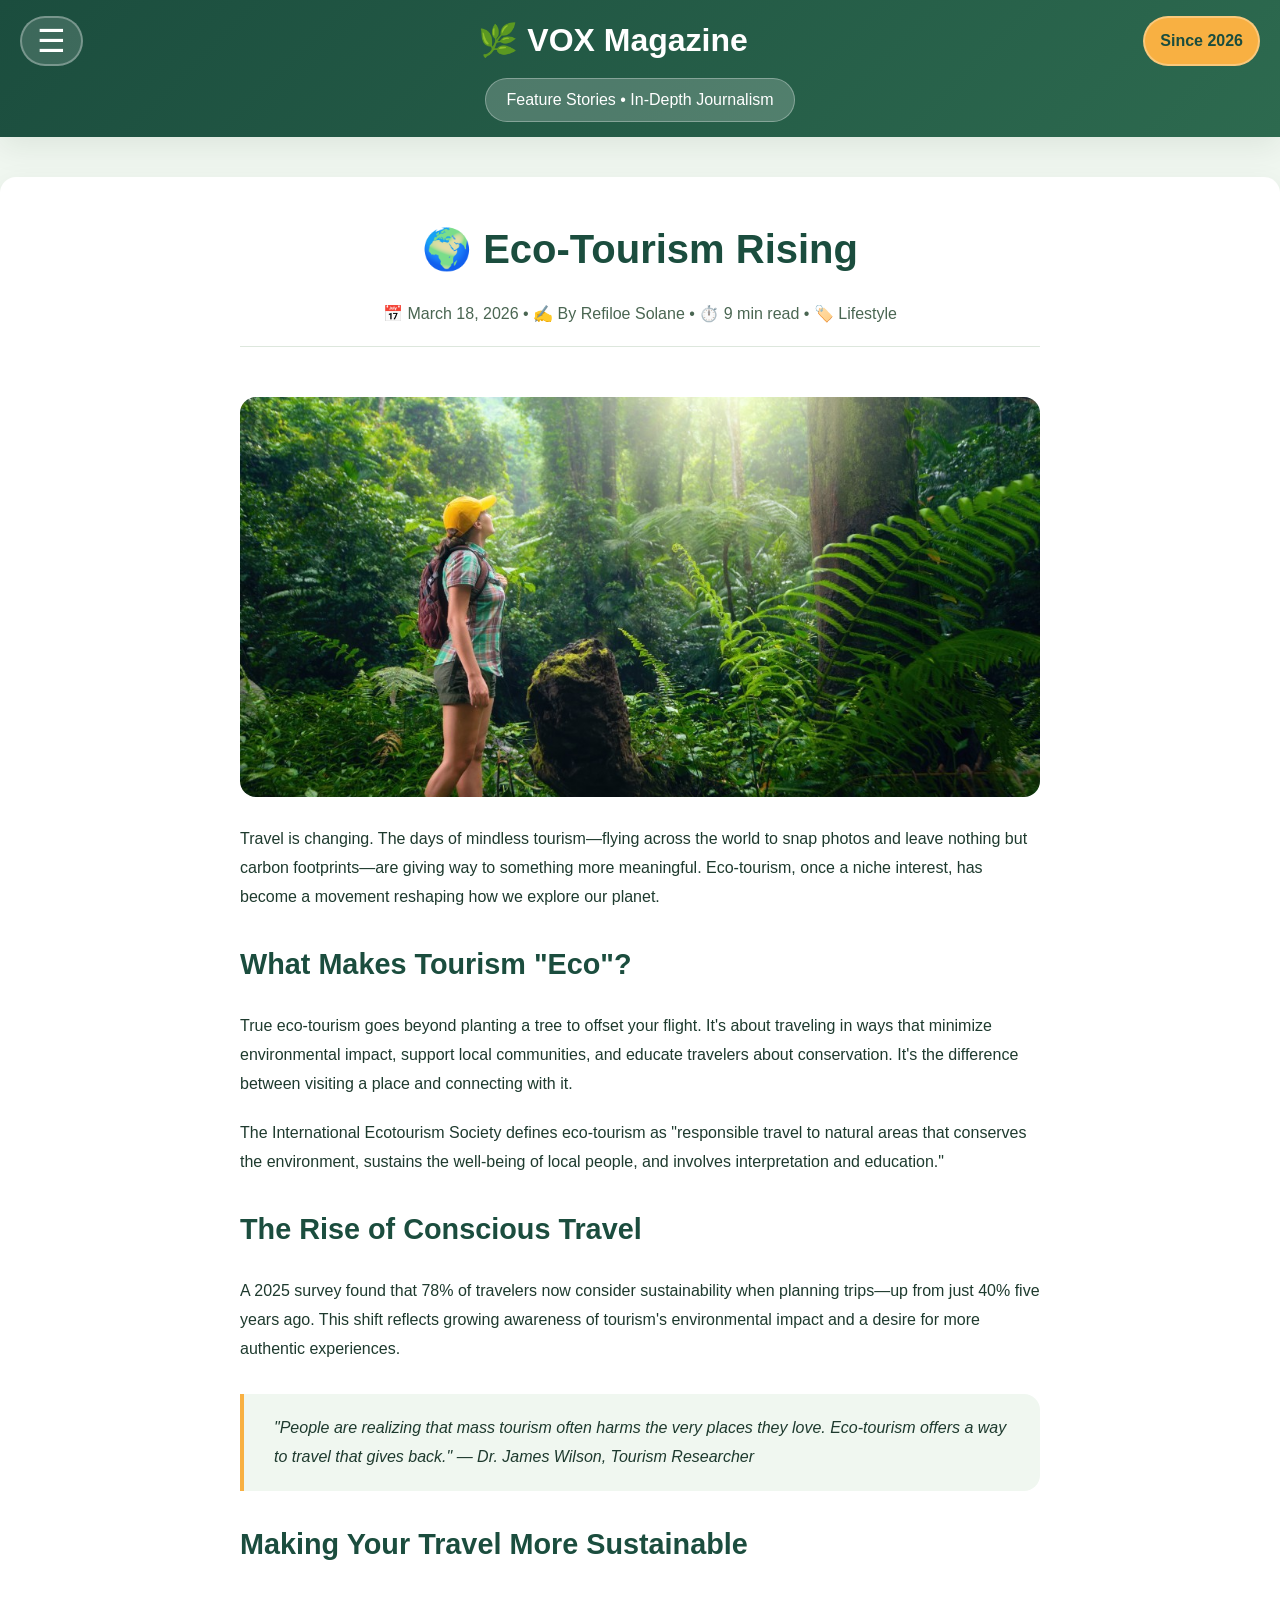
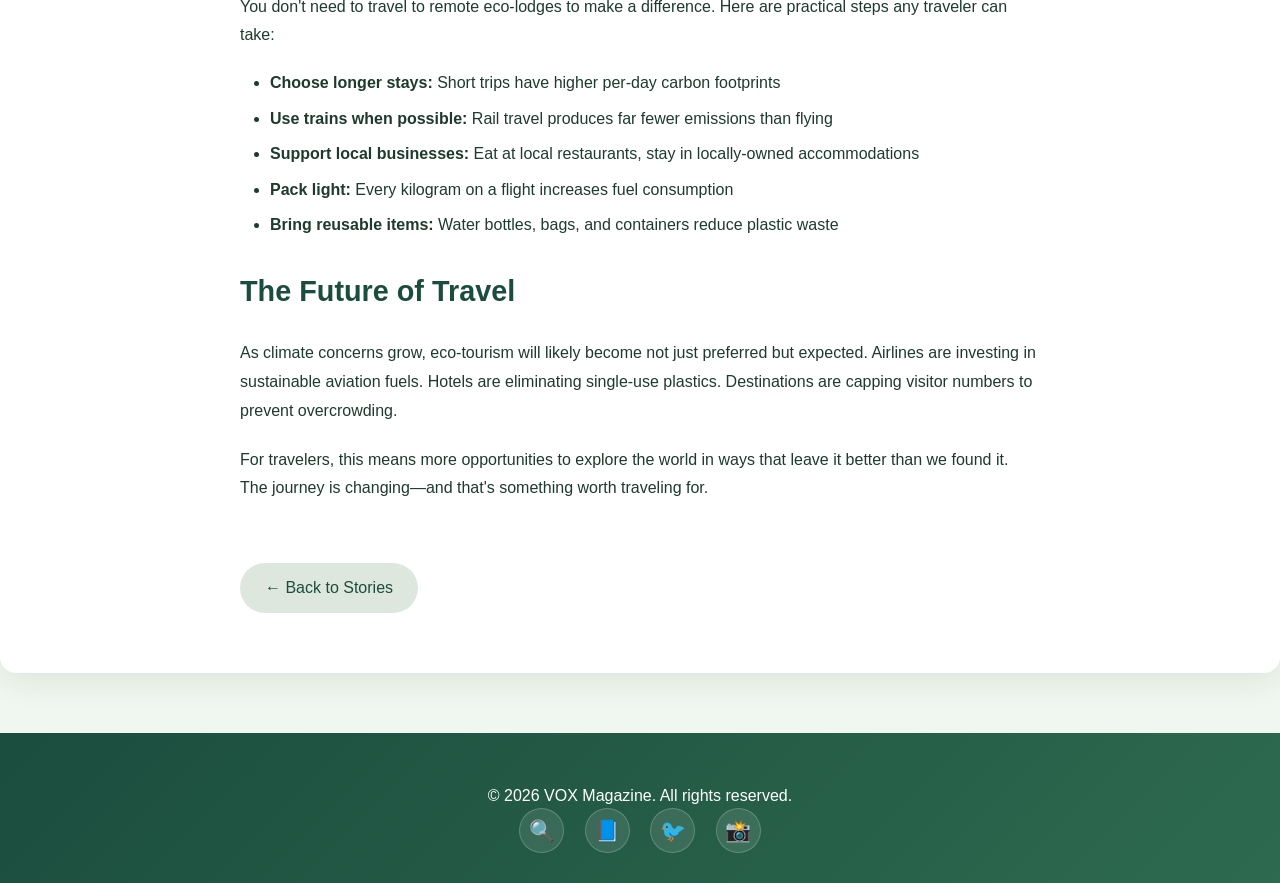
<file: stories/eco-tourism.html>
<!DOCTYPE html>
<html lang="en">
<head>
    <meta charset="UTF-8">
    <meta name="viewport" content="width=device-width, initial-scale=1.0">
    <title>Eco-Tourism Rising - VOX Magazine</title>
    <link rel="stylesheet" href="../css/styles.css">
    <link rel="stylesheet" href="../css/story.css">
</head>
<body>

<header>
    <div class="header-container">
        <div class="top-row">
            <div class="menu-button-container">
                <button class="menu-toggle" id="menuToggle">☰</button>
            </div>
            <div class="logo-container">
                <h1>🌿 VOX Magazine</h1>
            </div>
            <div class="since-container">
                <span class="since-badge">Since 2026</span>
            </div>
        </div>
        <div class="subtitle-row">
            <div class="subtitle">Feature Stories • In-Depth Journalism</div>
        </div>
    </div>
    <nav>
        <ul id="navLinks">
            <li><a href="../index.html">🏠 Home</a></li>
            <li><a href="../pages/stories.html" class="active">📰 Feature Stories</a></li>
            <li><a href="../pages/entertainment.html">🎬 Entertainment</a></li>
            <li><a href="../pages/multimedia.html">🎥 Multimedia</a></li>
            <li><a href="../pages/team.html">👥 Editorial Team</a></li>
        </ul>
    </nav>
</header>

<main class="container">
    <article class="full-story">
        <h1>🌍 Eco-Tourism Rising</h1>
        
        <div class="meta">
            <span>📅 March 18, 2026</span> • 
            <span>✍️ By Refiloe Solane</span> • 
            <span>⏱️ 9 min read</span> • 
            <span>🏷️ Lifestyle</span>
        </div>
        
        <img src="../images/EcoTourism.jpeg" alt="Eco-Tourism" class="featured-image" onerror="this.src='https://via.placeholder.com/800x400?text=Eco-Tourism'">
        
        <p>Travel is changing. The days of mindless tourism—flying across the world to snap photos and leave nothing but carbon footprints—are giving way to something more meaningful. Eco-tourism, once a niche interest, has become a movement reshaping how we explore our planet.</p>
        
        <h2>What Makes Tourism "Eco"?</h2>
        <p>True eco-tourism goes beyond planting a tree to offset your flight. It's about traveling in ways that minimize environmental impact, support local communities, and educate travelers about conservation. It's the difference between visiting a place and connecting with it.</p>
        
        <p>The International Ecotourism Society defines eco-tourism as "responsible travel to natural areas that conserves the environment, sustains the well-being of local people, and involves interpretation and education."</p>
        
        <h2>The Rise of Conscious Travel</h2>
        <p>A 2025 survey found that 78% of travelers now consider sustainability when planning trips—up from just 40% five years ago. This shift reflects growing awareness of tourism's environmental impact and a desire for more authentic experiences.</p>
        
        <blockquote>
            <p>"People are realizing that mass tourism often harms the very places they love. Eco-tourism offers a way to travel that gives back." — Dr. James Wilson, Tourism Researcher</p>
        </blockquote>
        
        <h2>Making Your Travel More Sustainable</h2>
        <p>You don't need to travel to remote eco-lodges to make a difference. Here are practical steps any traveler can take:</p>
        <ul>
            <li><strong>Choose longer stays:</strong> Short trips have higher per-day carbon footprints</li>
            <li><strong>Use trains when possible:</strong> Rail travel produces far fewer emissions than flying</li>
            <li><strong>Support local businesses:</strong> Eat at local restaurants, stay in locally-owned accommodations</li>
            <li><strong>Pack light:</strong> Every kilogram on a flight increases fuel consumption</li>
            <li><strong>Bring reusable items:</strong> Water bottles, bags, and containers reduce plastic waste</li>
        </ul>
        
        <h2>The Future of Travel</h2>
        <p>As climate concerns grow, eco-tourism will likely become not just preferred but expected. Airlines are investing in sustainable aviation fuels. Hotels are eliminating single-use plastics. Destinations are capping visitor numbers to prevent overcrowding.</p>
        
        <p>For travelers, this means more opportunities to explore the world in ways that leave it better than we found it. The journey is changing—and that's something worth traveling for.</p>
        
        <a href="../pages/stories.html" class="story-back-btn">← Back to Stories</a>
    </article>
</main>

<footer>
    <p>© 2026 VOX Magazine. All rights reserved.</p>
    <div class="socials">
        <a href="https://www.google.com" target="_blank">🔍</a>
        <a href="https://www.facebook.com" target="_blank">📘</a>
        <a href="https://www.twitter.com" target="_blank">🐦</a>
        <a href="https://www.instagram.com" target="_blank">📸</a>
    </div>
</footer>

<script>
    const menuToggle = document.getElementById('menuToggle');
    const navLinks = document.getElementById('navLinks');

    menuToggle.addEventListener('click', (e) => {
        e.stopPropagation();
        navLinks.classList.toggle('show');
        menuToggle.classList.toggle('active');
    });

    document.querySelectorAll('nav ul li a').forEach(link => {
        link.addEventListener('click', () => {
            navLinks.classList.remove('show');
            menuToggle.classList.remove('active');
        });
    });

    document.addEventListener('click', (e) => {
        if (!navLinks.contains(e.target) && !menuToggle.contains(e.target)) {
            navLinks.classList.remove('show');
            menuToggle.classList.remove('active');
        }
    });
</script>

</body>
</html>
</file>
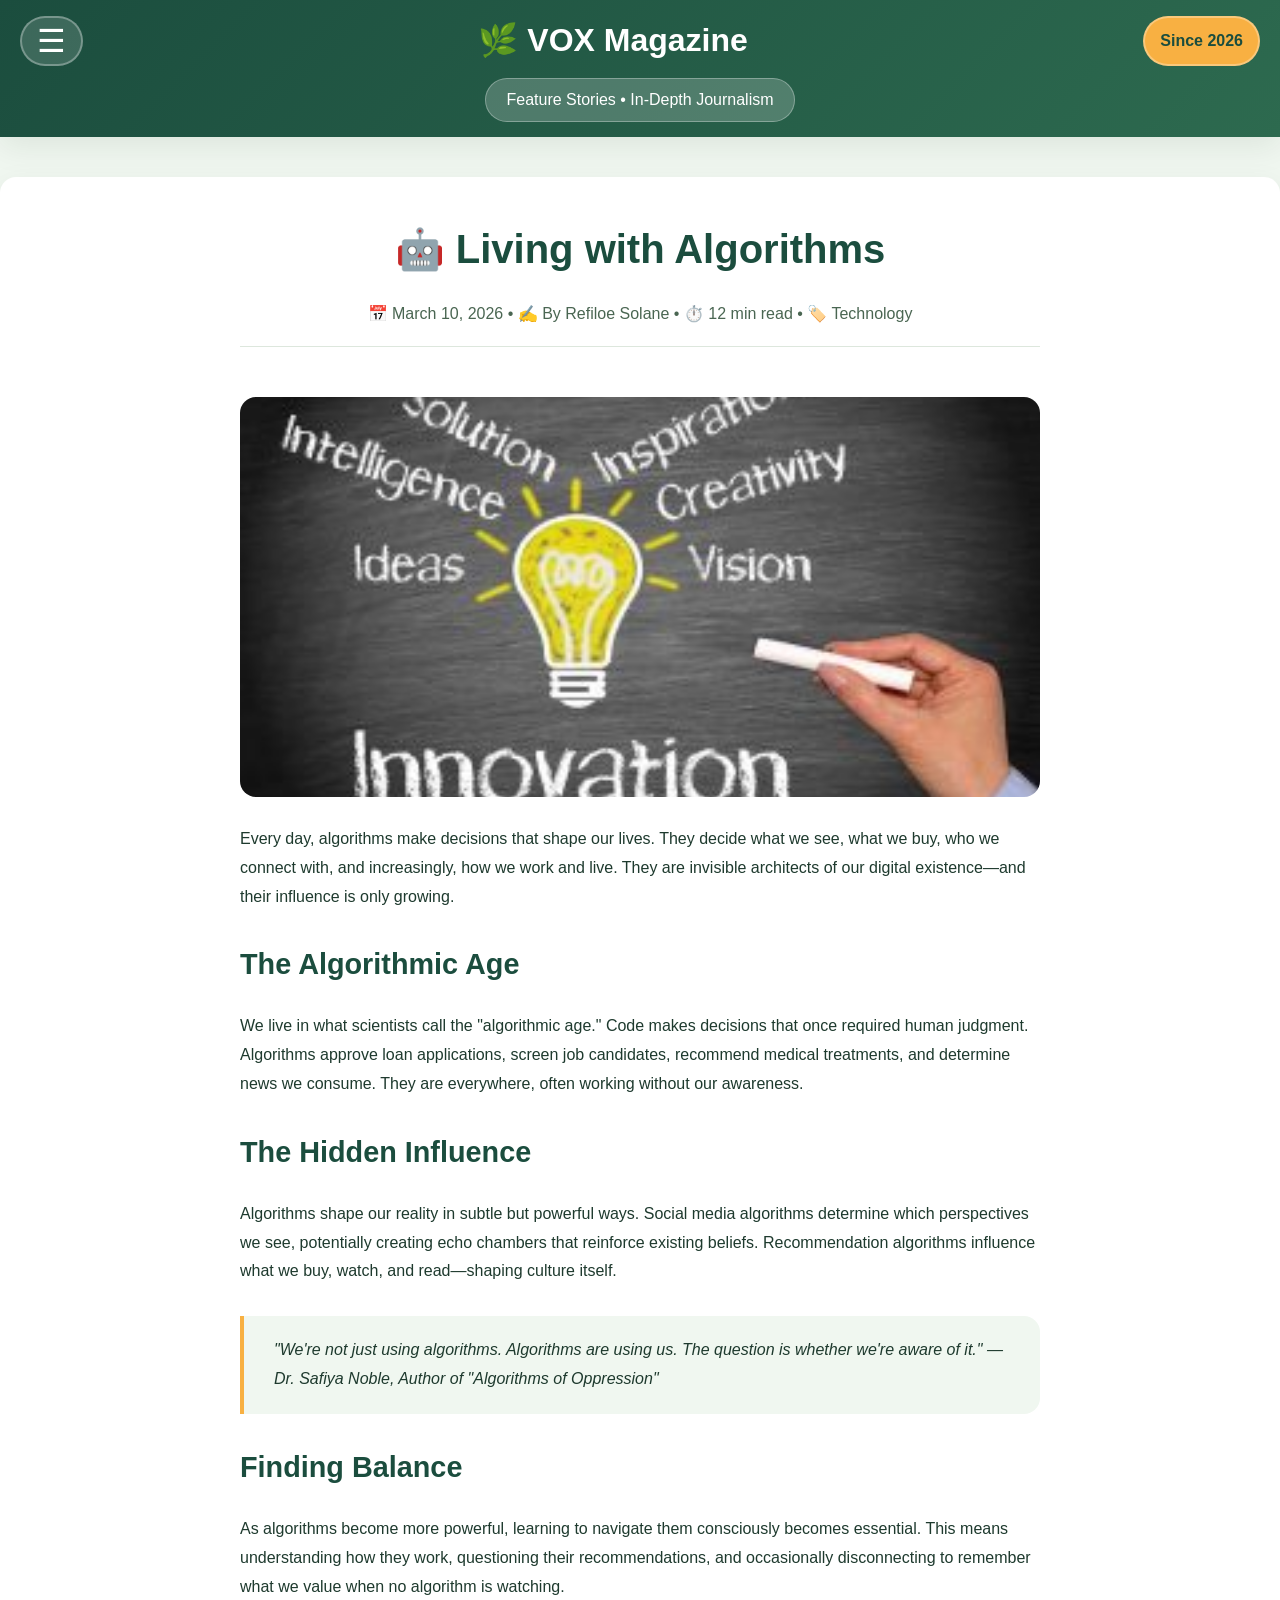
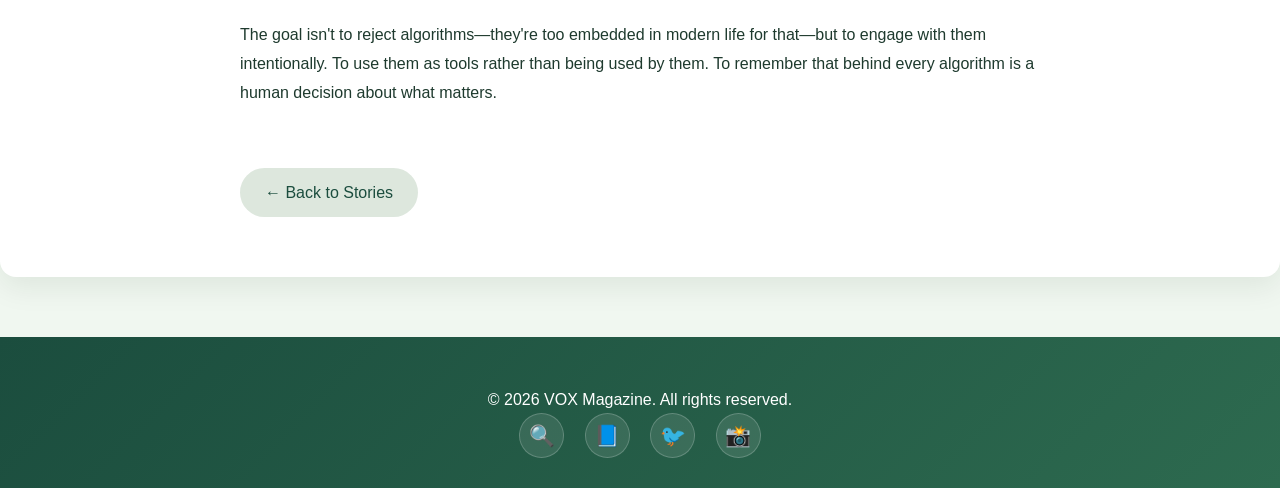
<file: stories/living-with-algorithms.html>
<!DOCTYPE html>
<html lang="en">
<head>
    <meta charset="UTF-8">
    <meta name="viewport" content="width=device-width, initial-scale=1.0">
    <title>Living with Algorithms - VOX Magazine</title>
    <link rel="stylesheet" href="../css/styles.css">
    <link rel="stylesheet" href="../css/story.css">
</head>
<body>

<header>
    <div class="header-container">
        <div class="top-row">
            <div class="menu-button-container">
                <button class="menu-toggle" id="menuToggle">☰</button>
            </div>
            <div class="logo-container">
                <h1>🌿 VOX Magazine</h1>
            </div>
            <div class="since-container">
                <span class="since-badge">Since 2026</span>
            </div>
        </div>
        <div class="subtitle-row">
            <div class="subtitle">Feature Stories • In-Depth Journalism</div>
        </div>
    </div>
    <nav>
        <ul id="navLinks">
            <li><a href="../index.html">🏠 Home</a></li>
            <li><a href="../pages/stories.html" class="active">📰 Feature Stories</a></li>
            <li><a href="../pages/entertainment.html">🎬 Entertainment</a></li>
            <li><a href="../pages/multimedia.html">🎥 Multimedia</a></li>
            <li><a href="../pages/team.html">👥 Editorial Team</a></li>
        </ul>
    </nav>
</header>

<main class="container">
    <article class="full-story">
        <h1>🤖 Living with Algorithms</h1>
        
        <div class="meta">
            <span>📅 March 10, 2026</span> • 
            <span>✍️ By Refiloe Solane</span> • 
            <span>⏱️ 12 min read</span> • 
            <span>🏷️ Technology</span>
        </div>
        
        <img src="../images/story2.jpeg" alt="AI Technology" class="featured-image" onerror="this.src='https://via.placeholder.com/800x400?text=AI+Algorithms'">
        
        <p>Every day, algorithms make decisions that shape our lives. They decide what we see, what we buy, who we connect with, and increasingly, how we work and live. They are invisible architects of our digital existence—and their influence is only growing.</p>
        
        <h2>The Algorithmic Age</h2>
        <p>We live in what scientists call the "algorithmic age." Code makes decisions that once required human judgment. Algorithms approve loan applications, screen job candidates, recommend medical treatments, and determine news we consume. They are everywhere, often working without our awareness.</p>
        
        <h2>The Hidden Influence</h2>
        <p>Algorithms shape our reality in subtle but powerful ways. Social media algorithms determine which perspectives we see, potentially creating echo chambers that reinforce existing beliefs. Recommendation algorithms influence what we buy, watch, and read—shaping culture itself.</p>
        
        <blockquote>
            <p>"We're not just using algorithms. Algorithms are using us. The question is whether we're aware of it." — Dr. Safiya Noble, Author of "Algorithms of Oppression"</p>
        </blockquote>
        
        <h2>Finding Balance</h2>
        <p>As algorithms become more powerful, learning to navigate them consciously becomes essential. This means understanding how they work, questioning their recommendations, and occasionally disconnecting to remember what we value when no algorithm is watching.</p>
        
        <p>The goal isn't to reject algorithms—they're too embedded in modern life for that—but to engage with them intentionally. To use them as tools rather than being used by them. To remember that behind every algorithm is a human decision about what matters.</p>
        
        <a href="../pages/stories.html" class="story-back-btn">← Back to Stories</a>
    </article>
</main>

<footer>
    <p>© 2026 VOX Magazine. All rights reserved.</p>
    <div class="socials">
        <a href="https://www.google.com" target="_blank">🔍</a>
        <a href="https://www.facebook.com" target="_blank">📘</a>
        <a href="https://www.twitter.com" target="_blank">🐦</a>
        <a href="https://www.instagram.com" target="_blank">📸</a>
    </div>
</footer>

<script>
    const menuToggle = document.getElementById('menuToggle');
    const navLinks = document.getElementById('navLinks');

    menuToggle.addEventListener('click', (e) => {
        e.stopPropagation();
        navLinks.classList.toggle('show');
        menuToggle.classList.toggle('active');
    });

    document.querySelectorAll('nav ul li a').forEach(link => {
        link.addEventListener('click', () => {
            navLinks.classList.remove('show');
            menuToggle.classList.remove('active');
        });
    });

    document.addEventListener('click', (e) => {
        if (!navLinks.contains(e.target) && !menuToggle.contains(e.target)) {
            navLinks.classList.remove('show');
            menuToggle.classList.remove('active');
        }
    });
</script>

</body>
</html>
</file>
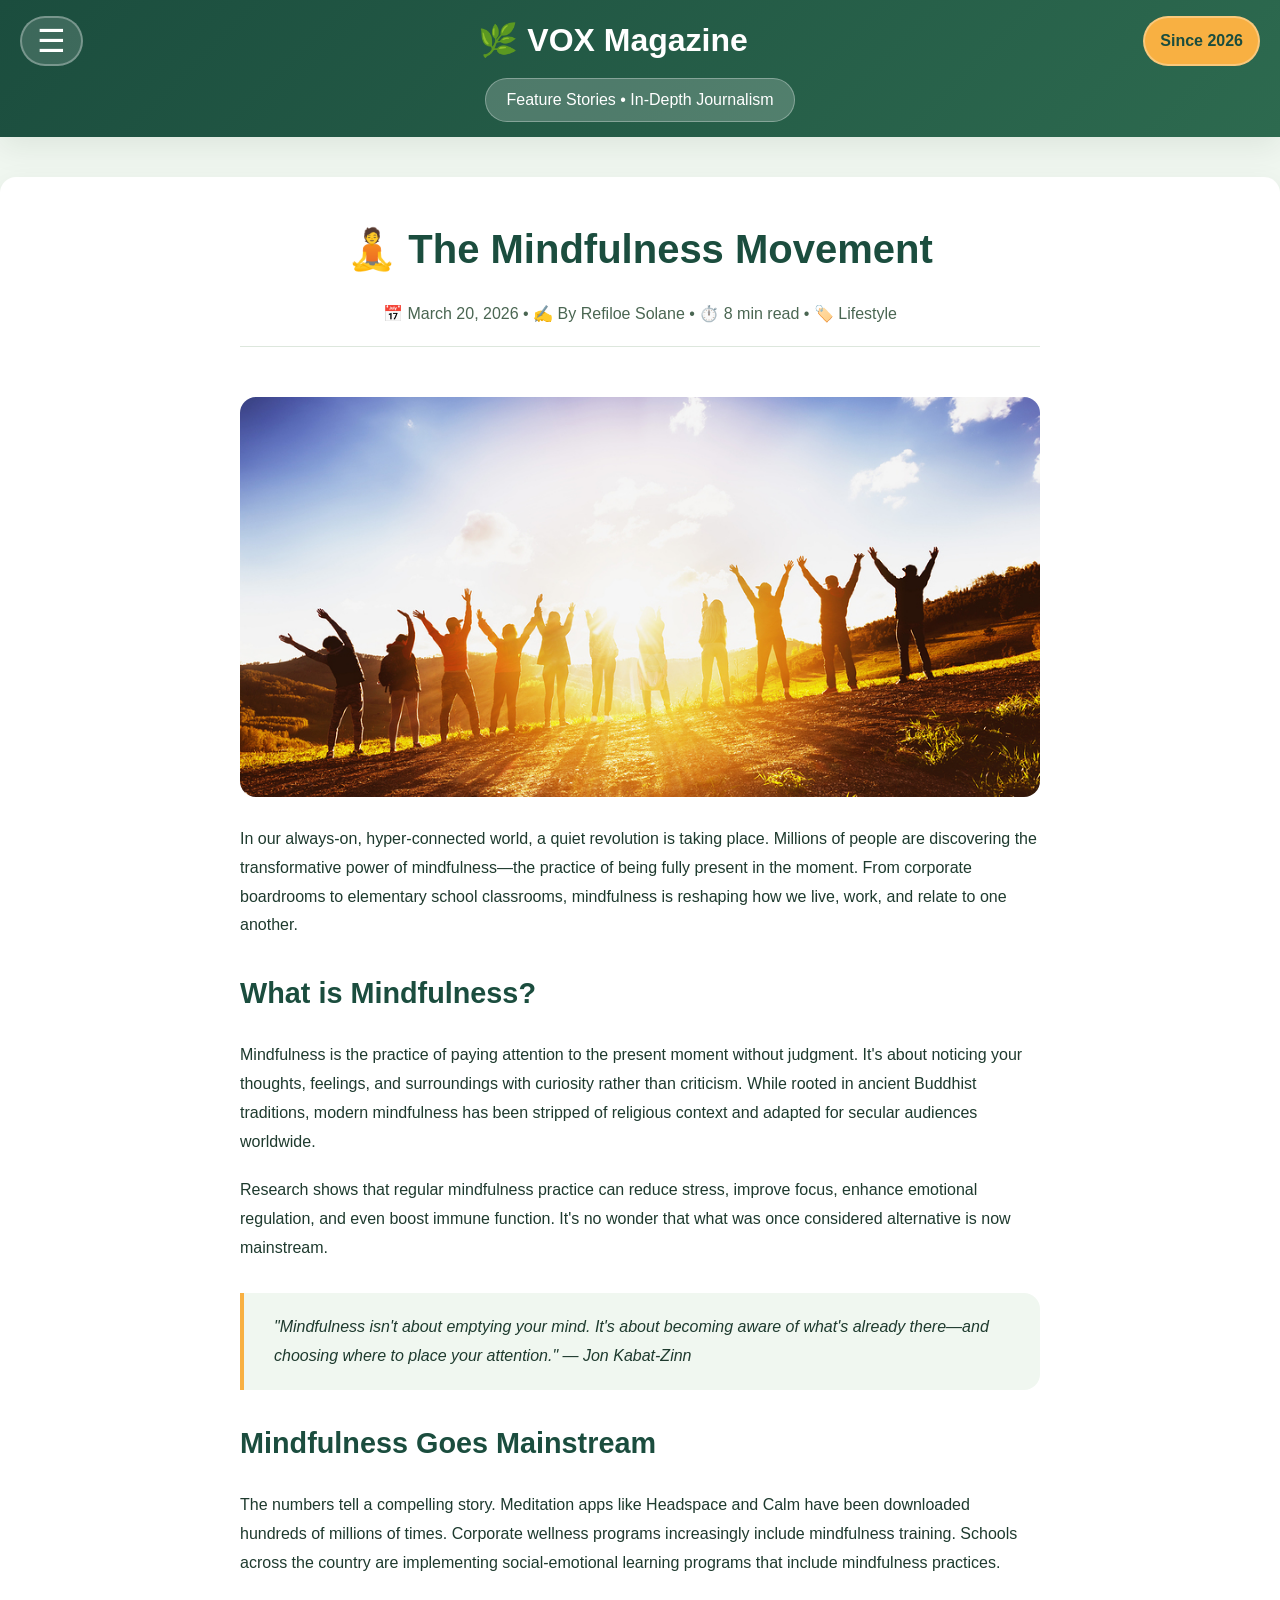
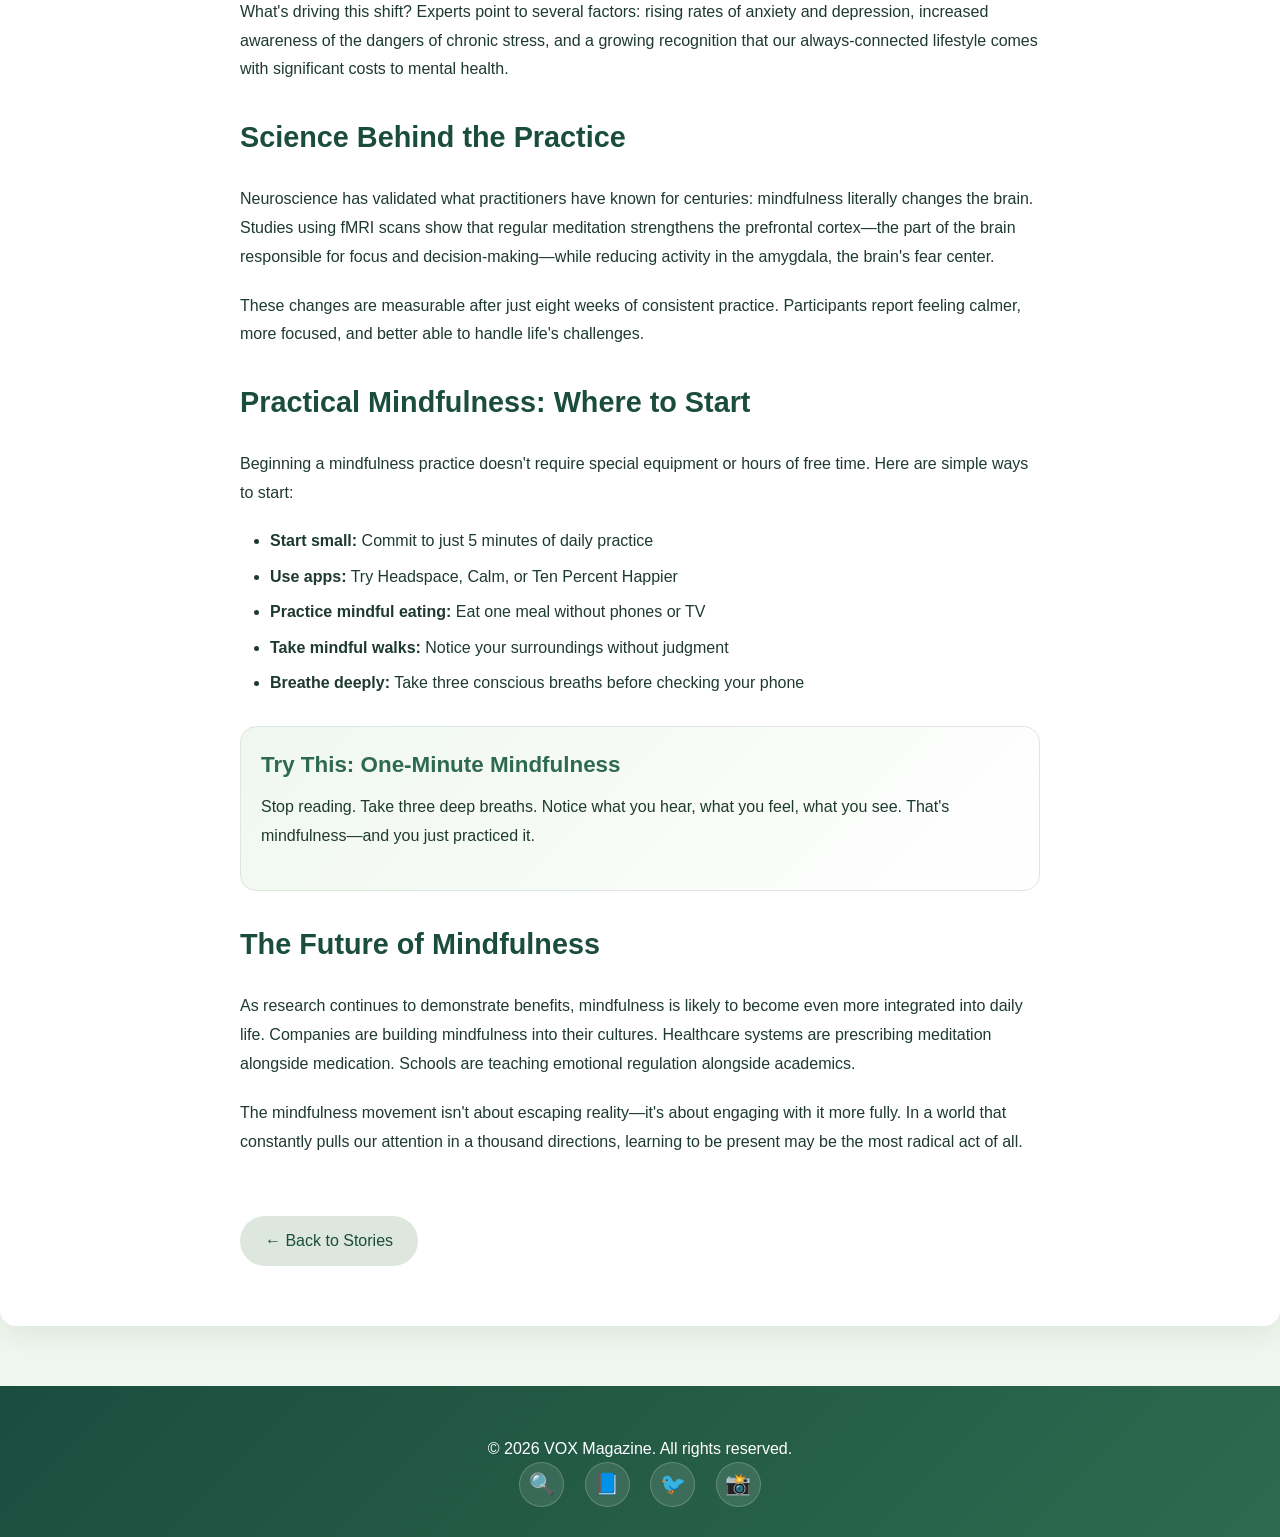
<file: stories/mindfulness-movement.html>
<!DOCTYPE html>
<html lang="en">
<head>
    <meta charset="UTF-8">
    <meta name="viewport" content="width=device-width, initial-scale=1.0">
    <title>The Mindfulness Movement - VOX Magazine</title>
    <link rel="stylesheet" href="../css/styles.css">
    <link rel="stylesheet" href="../css/story.css">
</head>
<body>

<header>
    <div class="header-container">
        <div class="top-row">
            <div class="menu-button-container">
                <button class="menu-toggle" id="menuToggle">☰</button>
            </div>
            <div class="logo-container">
                <h1>🌿 VOX Magazine</h1>
            </div>
            <div class="since-container">
                <span class="since-badge">Since 2026</span>
            </div>
        </div>
        <div class="subtitle-row">
            <div class="subtitle">Feature Stories • In-Depth Journalism</div>
        </div>
    </div>
    <nav>
        <ul id="navLinks">
            <li><a href="../index.html">🏠 Home</a></li>
            <li><a href="../pages/stories.html" class="active">📰 Feature Stories</a></li>
            <li><a href="../pages/entertainment.html">🎬 Entertainment</a></li>
            <li><a href="../pages/multimedia.html">🎥 Multimedia</a></li>
            <li><a href="../pages/team.html">👥 Editorial Team</a></li>
        </ul>
    </nav>
</header>

<main class="container">
    <article class="full-story">
        <h1>🧘 The Mindfulness Movement</h1>
        
        <div class="meta">
            <span>📅 March 20, 2026</span> • 
            <span>✍️ By Refiloe Solane</span> • 
            <span>⏱️ 8 min read</span> • 
            <span>🏷️ Lifestyle</span>
        </div>
        
        <img src="../images/story1.jpeg" alt="Mindfulness Meditation" class="featured-image" onerror="this.src='https://via.placeholder.com/800x400?text=Mindfulness+Meditation'">
        
        <p>In our always-on, hyper-connected world, a quiet revolution is taking place. Millions of people are discovering the transformative power of mindfulness—the practice of being fully present in the moment. From corporate boardrooms to elementary school classrooms, mindfulness is reshaping how we live, work, and relate to one another.</p>
        
        <h2>What is Mindfulness?</h2>
        <p>Mindfulness is the practice of paying attention to the present moment without judgment. It's about noticing your thoughts, feelings, and surroundings with curiosity rather than criticism. While rooted in ancient Buddhist traditions, modern mindfulness has been stripped of religious context and adapted for secular audiences worldwide.</p>
        
        <p>Research shows that regular mindfulness practice can reduce stress, improve focus, enhance emotional regulation, and even boost immune function. It's no wonder that what was once considered alternative is now mainstream.</p>
        
        <blockquote>
            <p>"Mindfulness isn't about emptying your mind. It's about becoming aware of what's already there—and choosing where to place your attention." — Jon Kabat-Zinn</p>
        </blockquote>
        
        <h2>Mindfulness Goes Mainstream</h2>
        <p>The numbers tell a compelling story. Meditation apps like Headspace and Calm have been downloaded hundreds of millions of times. Corporate wellness programs increasingly include mindfulness training. Schools across the country are implementing social-emotional learning programs that include mindfulness practices.</p>
        
        <p>What's driving this shift? Experts point to several factors: rising rates of anxiety and depression, increased awareness of the dangers of chronic stress, and a growing recognition that our always-connected lifestyle comes with significant costs to mental health.</p>
        
        <h2>Science Behind the Practice</h2>
        <p>Neuroscience has validated what practitioners have known for centuries: mindfulness literally changes the brain. Studies using fMRI scans show that regular meditation strengthens the prefrontal cortex—the part of the brain responsible for focus and decision-making—while reducing activity in the amygdala, the brain's fear center.</p>
        
        <p>These changes are measurable after just eight weeks of consistent practice. Participants report feeling calmer, more focused, and better able to handle life's challenges.</p>
        
        <h2>Practical Mindfulness: Where to Start</h2>
        <p>Beginning a mindfulness practice doesn't require special equipment or hours of free time. Here are simple ways to start:</p>
        <ul>
            <li><strong>Start small:</strong> Commit to just 5 minutes of daily practice</li>
            <li><strong>Use apps:</strong> Try Headspace, Calm, or Ten Percent Happier</li>
            <li><strong>Practice mindful eating:</strong> Eat one meal without phones or TV</li>
            <li><strong>Take mindful walks:</strong> Notice your surroundings without judgment</li>
            <li><strong>Breathe deeply:</strong> Take three conscious breaths before checking your phone</li>
        </ul>
        
        <div class="story-highlight">
            <h3 style="margin-top: 0;">Try This: One-Minute Mindfulness</h3>
            <p>Stop reading. Take three deep breaths. Notice what you hear, what you feel, what you see. That's mindfulness—and you just practiced it.</p>
        </div>
        
        <h2>The Future of Mindfulness</h2>
        <p>As research continues to demonstrate benefits, mindfulness is likely to become even more integrated into daily life. Companies are building mindfulness into their cultures. Healthcare systems are prescribing meditation alongside medication. Schools are teaching emotional regulation alongside academics.</p>
        
        <p>The mindfulness movement isn't about escaping reality—it's about engaging with it more fully. In a world that constantly pulls our attention in a thousand directions, learning to be present may be the most radical act of all.</p>
        
        <a href="../pages/stories.html" class="story-back-btn">← Back to Stories</a>
    </article>
</main>

<footer>
    <p>© 2026 VOX Magazine. All rights reserved.</p>
    <div class="socials">
        <a href="https://www.google.com" target="_blank">🔍</a>
        <a href="https://www.facebook.com" target="_blank">📘</a>
        <a href="https://www.twitter.com" target="_blank">🐦</a>
        <a href="https://www.instagram.com" target="_blank">📸</a>
    </div>
</footer>

<script>
    const menuToggle = document.getElementById('menuToggle');
    const navLinks = document.getElementById('navLinks');

    menuToggle.addEventListener('click', (e) => {
        e.stopPropagation();
        navLinks.classList.toggle('show');
        menuToggle.classList.toggle('active');
    });

    document.querySelectorAll('nav ul li a').forEach(link => {
        link.addEventListener('click', () => {
            navLinks.classList.remove('show');
            menuToggle.classList.remove('active');
        });
    });

    document.addEventListener('click', (e) => {
        if (!navLinks.contains(e.target) && !menuToggle.contains(e.target)) {
            navLinks.classList.remove('show');
            menuToggle.classList.remove('active');
        }
    });
</script>

</body>
</html>
</file>
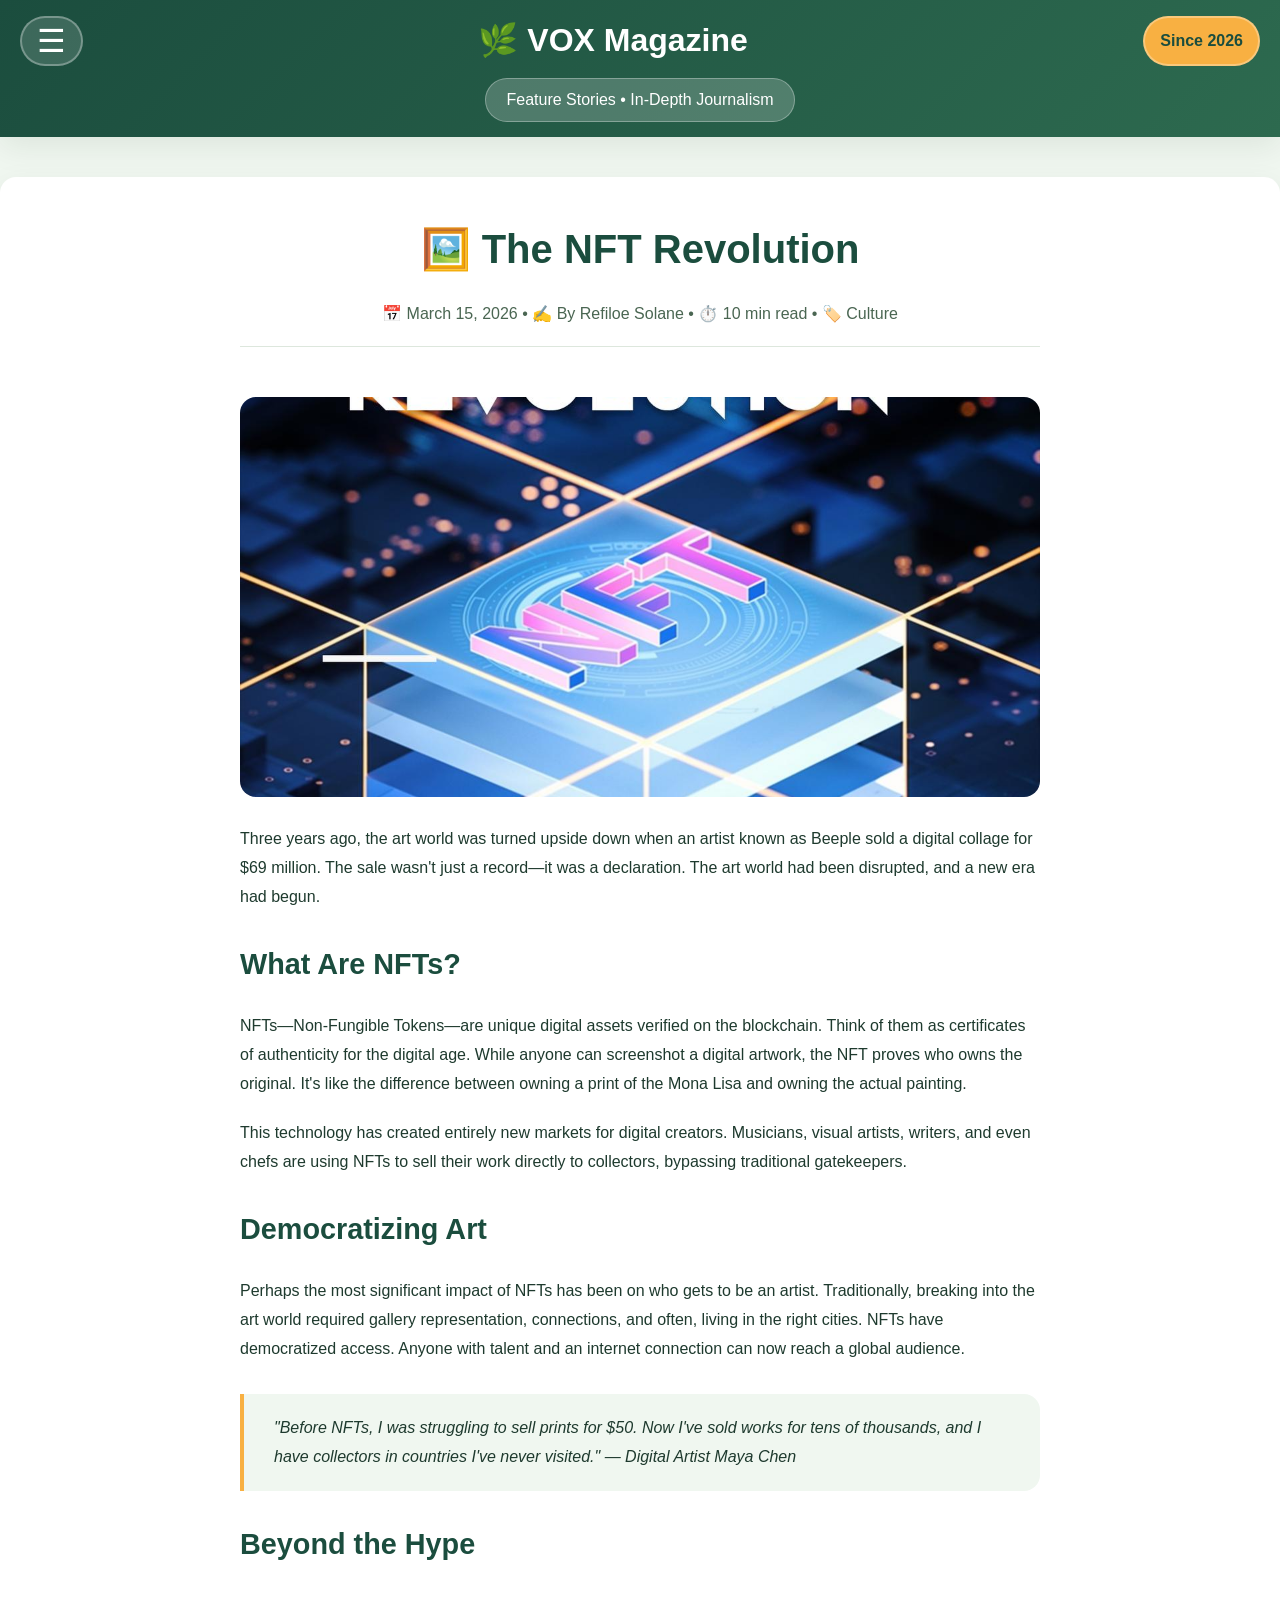
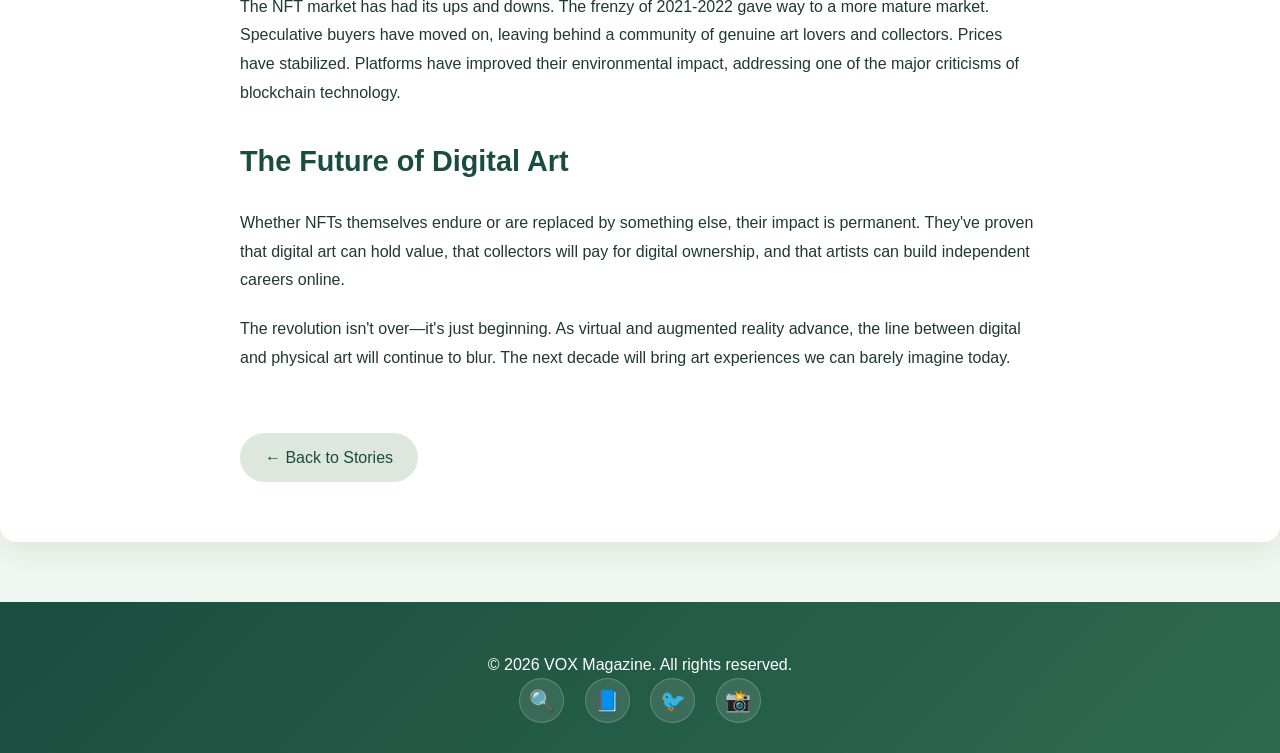
<file: stories/nft-revolution.html>
<!DOCTYPE html>
<html lang="en">
<head>
    <meta charset="UTF-8">
    <meta name="viewport" content="width=device-width, initial-scale=1.0">
    <title>The NFT Revolution - VOX Magazine</title>
    <link rel="stylesheet" href="../css/styles.css">
    <link rel="stylesheet" href="../css/story.css">
</head>
<body>

<header>
    <div class="header-container">
        <div class="top-row">
            <div class="menu-button-container">
                <button class="menu-toggle" id="menuToggle">☰</button>
            </div>
            <div class="logo-container">
                <h1>🌿 VOX Magazine</h1>
            </div>
            <div class="since-container">
                <span class="since-badge">Since 2026</span>
            </div>
        </div>
        <div class="subtitle-row">
            <div class="subtitle">Feature Stories • In-Depth Journalism</div>
        </div>
    </div>
    <nav>
        <ul id="navLinks">
            <li><a href="../index.html">🏠 Home</a></li>
            <li><a href="../pages/stories.html" class="active">📰 Feature Stories</a></li>
            <li><a href="../pages/entertainment.html">🎬 Entertainment</a></li>
            <li><a href="../pages/multimedia.html">🎥 Multimedia</a></li>
            <li><a href="../pages/team.html">👥 Editorial Team</a></li>
        </ul>
    </nav>
</header>

<main class="container">
    <article class="full-story">
        <h1>🖼️ The NFT Revolution</h1>
        
        <div class="meta">
            <span>📅 March 15, 2026</span> • 
            <span>✍️ By Refiloe Solane</span> • 
            <span>⏱️ 10 min read</span> • 
            <span>🏷️ Culture</span>
        </div>
        
        <img src="../images/NFT.jpeg" alt="Digital Art" class="featured-image" onerror="this.src='https://via.placeholder.com/800x400?text=NFT+Art'">
        
        <p>Three years ago, the art world was turned upside down when an artist known as Beeple sold a digital collage for $69 million. The sale wasn't just a record—it was a declaration. The art world had been disrupted, and a new era had begun.</p>
        
        <h2>What Are NFTs?</h2>
        <p>NFTs—Non-Fungible Tokens—are unique digital assets verified on the blockchain. Think of them as certificates of authenticity for the digital age. While anyone can screenshot a digital artwork, the NFT proves who owns the original. It's like the difference between owning a print of the Mona Lisa and owning the actual painting.</p>
        
        <p>This technology has created entirely new markets for digital creators. Musicians, visual artists, writers, and even chefs are using NFTs to sell their work directly to collectors, bypassing traditional gatekeepers.</p>
        
        <h2>Democratizing Art</h2>
        <p>Perhaps the most significant impact of NFTs has been on who gets to be an artist. Traditionally, breaking into the art world required gallery representation, connections, and often, living in the right cities. NFTs have democratized access. Anyone with talent and an internet connection can now reach a global audience.</p>
        
        <blockquote>
            <p>"Before NFTs, I was struggling to sell prints for $50. Now I've sold works for tens of thousands, and I have collectors in countries I've never visited." — Digital Artist Maya Chen</p>
        </blockquote>
        
        <h2>Beyond the Hype</h2>
        <p>The NFT market has had its ups and downs. The frenzy of 2021-2022 gave way to a more mature market. Speculative buyers have moved on, leaving behind a community of genuine art lovers and collectors. Prices have stabilized. Platforms have improved their environmental impact, addressing one of the major criticisms of blockchain technology.</p>
        
        <h2>The Future of Digital Art</h2>
        <p>Whether NFTs themselves endure or are replaced by something else, their impact is permanent. They've proven that digital art can hold value, that collectors will pay for digital ownership, and that artists can build independent careers online.</p>
        
        <p>The revolution isn't over—it's just beginning. As virtual and augmented reality advance, the line between digital and physical art will continue to blur. The next decade will bring art experiences we can barely imagine today.</p>
        
        <a href="../pages/stories.html" class="story-back-btn">← Back to Stories</a>
    </article>
</main>

<footer>
    <p>© 2026 VOX Magazine. All rights reserved.</p>
    <div class="socials">
        <a href="https://www.google.com" target="_blank">🔍</a>
        <a href="https://www.facebook.com" target="_blank">📘</a>
        <a href="https://www.twitter.com" target="_blank">🐦</a>
        <a href="https://www.instagram.com" target="_blank">📸</a>
    </div>
</footer>

<script>
    const menuToggle = document.getElementById('menuToggle');
    const navLinks = document.getElementById('navLinks');

    menuToggle.addEventListener('click', (e) => {
        e.stopPropagation();
        navLinks.classList.toggle('show');
        menuToggle.classList.toggle('active');
    });

    document.querySelectorAll('nav ul li a').forEach(link => {
        link.addEventListener('click', () => {
            navLinks.classList.remove('show');
            menuToggle.classList.remove('active');
        });
    });

    document.addEventListener('click', (e) => {
        if (!navLinks.contains(e.target) && !menuToggle.contains(e.target)) {
            navLinks.classList.remove('show');
            menuToggle.classList.remove('active');
        }
    });
</script>

</body>
</html>
</file>
<file: css/styles.css>
* {
    margin: 0;
    padding: 0;
    box-sizing: border-box;
}
:root {
    --primary: #2d6a4f;
    --primary-dark: #1b4d3e;
    --primary-light: #40916c;
    --secondary: #f8b042;
    --secondary-light: #ffd966;
    --white: #ffffff;
    --light-bg: #f0f7f0;
    --card-bg: #f8faf8;
    --gray: #dde7dd;
    --text: #1e3a2e;
    --text-light: #4a6652;
    --shadow: 0 10px 30px rgba(0, 40, 0, 0.08);
    --transition: all 0.3s ease;
    --radius: 16px;
}
body {
    font-family: 'Inter', sans-serif;
    background: var(--light-bg);
    color: var(--text);
    line-height: 1.6;
}
/* HEADER */
header {
    background: linear-gradient(135deg, var(--primary-dark), var(--primary));
    color: var(--white);
    padding: 15px 20px;
    position: sticky;
    top: 0;
    z-index: 1000;
    box-shadow: var(--shadow);
}
.header-container {
    max-width: 1400px;
    margin: 0 auto;
}
.top-row {
    display: flex;
    align-items: center;
    justify-content: space-between;
    gap: 10px;
}
.menu-toggle {
    background: rgba(255,255,255,0.15);
    border: 2px solid rgba(255,255,255,0.3);
    font-size: 2rem;
    color: var(--white);
    cursor: pointer;
    padding: 5px 15px;
    border-radius: 40px;
    height: 50px;
    display: flex;
    align-items: center;
}
.menu-toggle:hover, .menu-toggle.active {
    background: var(--secondary);
    border-color: var(--secondary);
    color: var(--primary-dark);
}
.logo-container h1 {
    font-size: 2rem;
    display: flex;
    align-items: center;
    gap: 8px;
    white-space: nowrap;
}
.since-badge {
    background: var(--secondary);
    color: var(--primary-dark);
    padding: 6px 15px;
    border-radius: 40px;
    font-weight: 600;
    height: 50px;
    display: flex;
    align-items: center;
    border: 2px solid rgba(255,255,255,0.3);
}
.subtitle-row {
    display: flex;
    justify-content: center;
    margin-top: 12px;
}
.subtitle {
    background: rgba(255,255,255,0.2);
    padding: 8px 20px;
    border-radius: 30px;
    border: 1px solid rgba(255,255,255,0.3);
}
/* NAVIGATION */
nav ul {
    display: none;
    flex-direction: column;
    gap: 10px;
    padding: 20px;
    background: rgba(255,255,255,0.98);
    border-radius: var(--radius);
    box-shadow: var(--shadow);
    position: absolute;
    top: 100%;
    left: 0;
    width: 300px;
    list-style: none;
    backdrop-filter: blur(10px);
}
nav ul.show {
    display: flex;
    animation: slideDown 0.3s ease;
}
@keyframes slideDown {
    from { opacity: 0; transform: translateY(-20px); }
    to { opacity: 1; transform: translateY(0); }
}
nav ul li a {
    display: flex;
    align-items: center;
    gap: 15px;
    padding: 15px 25px;
    background: var(--card-bg);
    border: 1px solid var(--gray);
    border-radius: 50px;
    color: var(--primary);
    text-decoration: none;
    transition: var(--transition);
}
nav ul li a:hover {
    background: var(--secondary);
    transform: translateX(5px);
}
nav ul li a.active {
    background: var(--primary);
    color: var(--white);
}
/* MAIN CONTENT */
.container {
    max-width: 1300px;
    margin: 40px auto;
    background: var(--white);
    padding: 40px;
    border-radius: var(--radius);
    box-shadow: var(--shadow);
}
.hero {
    background: linear-gradient(135deg, var(--primary), var(--primary-light));
    color: var(--white);
    text-align: center;
    padding: 60px 40px;
    border-radius: var(--radius);
    margin-bottom: 40px;
}
.hero h2 {
    font-size: 2.5rem;
    margin-bottom: 15px;
    color: var(--white);
}
.hero p {
    font-size: 1.2rem;
    max-width: 600px;
    margin: 0 auto;
    opacity: 0.9;
}
h2 {
    font-size: 2rem;
    margin: 30px 0 20px;
    color: var(--primary-dark);
    position: relative;
    padding-bottom: 10px;
}
h2.centered {
    text-align: center;
}

/* CARDS */
.category-grid, .articles-grid, .team-gallery {
    display: grid;
    gap: 30px;
    margin: 30px 0;
}

.category-grid {
    grid-template-columns: repeat(4, 1fr);
}

.articles-grid {
    grid-template-columns: repeat(auto-fit, minmax(300px, 1fr));
}

.team-gallery {
    grid-template-columns: repeat(auto-fit, minmax(250px, 1fr));
}

.category-card, .article-card, .team-card, .audio-card {
    background: var(--card-bg);
    border-radius: 20px;
    padding: 30px 20px;
    border: 1px solid var(--gray);
    transition: var(--transition);
    box-shadow: var(--shadow);
    overflow: hidden;
}

.article-card, .team-card {
    padding: 0;
    text-align: center;
}

.audio-card {
    padding: 20px;
}

.category-card:hover, .article-card:hover, .team-card:hover {
    transform: translateY(-10px);
    box-shadow: 0 20px 40px rgba(45, 106, 79, 0.15);
}

.audio-card:hover {
    transform: translateY(-3px);
    box-shadow: 0 10px 30px rgba(45, 106, 79, 0.1);
}

/* Card Specifics */
.category-card {
    text-align: center;
}

.category-icon {
    font-size: 2.8rem;
    background: var(--primary);
    width: 80px;
    height: 80px;
    display: flex;
    align-items: center;
    justify-content: center;
    border-radius: 50%;
    margin: 0 auto 20px;
    color: var(--white);
}

.category-card h3 {
    font-size: 1.4rem;
    margin-bottom: 10px;
}

.article-card figure {
    margin: 0;
    overflow: hidden;
    height: 200px;
    position: relative;
}

.article-card img {
    width: 100%;
    height: 100%;
    object-fit: cover;
    transition: transform 0.5s ease;
}

.article-card:hover img {
    transform: scale(1.1);
}

.article-card figcaption {
    position: absolute;
    bottom: 0;
    left: 0;
    right: 0;
    background: linear-gradient(to top, rgba(45, 106, 79, 0.9), transparent);
    color: var(--white);
    padding: 30px 20px 15px;
    transform: translateY(100%);
    transition: transform 0.3s ease;
}

.article-card:hover figcaption {
    transform: translateY(0);
}

.article-card h3, .article-card p {
    padding: 0 20px;
}

.article-card h3 {
    padding-top: 20px;
}

.article-card p {
    padding-bottom: 15px;
    color: var(--text-light);
}

.team-card img {
    width: 150px;
    height: 150px;
    border-radius: 50%;
    margin: 30px auto 15px;
    border: 4px solid var(--secondary);
    object-fit: cover;
}

.team-card .role {
    color: var(--primary);
    font-weight: 600;
    margin-bottom: 10px;
}

.team-card p {
    padding: 0 20px 20px;
    color: var(--text-light);
}

/* BUTTONS */
.btn {
    display: inline-block;
    margin: 0 20px 20px;
    padding: 12px 25px;
    background: linear-gradient(90deg, var(--primary), var(--primary-light));
    color: var(--white);
    border-radius: 30px;
    text-decoration: none;
    font-weight: 500;
    transition: var(--transition);
}

.btn:hover {
    background: linear-gradient(90deg, var(--secondary), var(--secondary-light));
    color: var(--primary-dark);
    transform: translateY(-2px);
}

/* LISTS */
.styled-list {
    list-style: none;
    background: var(--card-bg);
    border-radius: var(--radius);
    overflow: hidden;
    box-shadow: var(--shadow);
    margin: 20px 0;
}

.styled-list li {
    padding: 15px 25px;
    border-bottom: 1px solid var(--gray);
    display: flex;
    align-items: center;
    gap: 10px;
    transition: var(--transition);
}

.styled-list li:before {
    content: '→';
    color: var(--secondary);
    font-weight: bold;
}

.styled-list li:hover {
    background: var(--white);
    padding-left: 35px;
}

.styled-list li:last-child {
    border-bottom: none;
}

/* VIDEO GALLERY */
.video-gallery {
    display: grid;
    grid-template-columns: repeat(auto-fit, minmax(400px, 1fr));
    gap: 30px;
    margin: 30px 0;
}

.video-gallery figure {
    background: var(--white);
    border-radius: var(--radius);
    overflow: hidden;
    box-shadow: var(--shadow);
}

.video-gallery iframe {
    width: 100%;
    height: 250px;
    border: none;
}

.video-gallery figcaption {
    padding: 15px;
    text-align: center;
    font-weight: 500;
    color: var(--primary-dark);
    background: var(--card-bg);
    border-top: 3px solid var(--secondary);
}

/* AUDIO */
.audio-players {
    display: flex;
    flex-direction: column;
    gap: 20px;
}

.audio-card h3 {
    display: flex;
    align-items: center;
    gap: 10px;
    margin-bottom: 5px;
}

.audio-card p {
    color: var(--text-light);
    margin-bottom: 15px;
    padding-left: 30px;
}

.audio-card audio {
    width: 100%;
    border-radius: 30px;
}

/* FOOTER */
footer {
    background: linear-gradient(135deg, var(--primary-dark), var(--primary));
    color: var(--white);
    padding: 50px 20px 30px;
    margin-top: 60px;
    text-align: center;
}

footer .socials a {
    display: inline-flex;
    align-items: center;
    justify-content: center;
    width: 45px;
    height: 45px;
    margin: 0 8px;
    background: rgba(255,255,255,0.1);
    border-radius: 50%;
    color: var(--white);
    text-decoration: none;
    font-size: 1.3rem;
    transition: var(--transition);
    border: 1px solid rgba(255,255,255,0.2);
}

footer .socials a:hover {
    background: var(--secondary);
    color: var(--primary-dark);
    transform: translateY(-3px);
}

/* RESPONSIVE */
@media (max-width: 1024px) {
    .category-grid {
        grid-template-columns: repeat(2, 1fr);
    }
}

@media (max-width: 768px) {
    .menu-toggle {
        font-size: 1.8rem;
        padding: 4px 12px;
        height: 44px;
    }
    
    .logo-container h1 {
        font-size: 1.5rem;
    }
    
    .since-badge {
        font-size: 0.8rem;
        padding: 4px 10px;
        height: 44px;
    }
    
    .container {
        padding: 20px;
        margin: 20px;
    }
    
    .hero {
        padding: 40px 20px;
    }
    
    .hero h2 {
        font-size: 2rem;
    }
    
    .article-card figure {
        height: 160px;
    }
    
    .video-gallery {
        grid-template-columns: 1fr;
    }
}

@media (max-width: 480px) {
    .category-grid {
        grid-template-columns: 1fr;
    }
    
    .logo-container h1 {
        font-size: 1.2rem;
    }
    
    .since-badge {
        font-size: 0.65rem;
        padding: 4px 6px;
    }
    
    .menu-toggle {
        font-size: 1.5rem;
        padding: 4px 10px;
        height: 40px;
    }
    .hero h2 {
        font-size: 1.6rem;
    }
    .article-card figure {
        height: 140px;
    }   
    .btn {
        padding: 8px 16px;
        font-size: 0.85rem;
    }
    nav ul {
        width: 95%;
        padding: 15px;
    }
}
</file>
<file: css/story.css>
/* STORY PAGE STYLES */
.full-story {
    max-width: 800px;
    margin: 0 auto;
}

.full-story h1 {
    font-size: 2.5rem;
    color: var(--primary-dark);
    margin-bottom: 20px;
    text-align: center;
}

.full-story .featured-image {
    width: 100%;
    height: 400px;
    object-fit: cover;
    border-radius: var(--radius);
    margin: 20px 0;
}

.full-story .meta {
    color: var(--text-light);
    text-align: center;
    margin-bottom: 30px;
    padding-bottom: 20px;
    border-bottom: 1px solid var(--gray);
}

.full-story h2 {
    font-size: 1.8rem;
    margin: 30px 0 15px;
    text-align: left;
}

.full-story h2:after {
    left: 0;
    transform: none;
}

.full-story h3 {
    font-size: 1.4rem;
    margin: 25px 0 10px;
    color: var(--primary);
}

.full-story p {
    margin-bottom: 20px;
    line-height: 1.8;
}

.full-story ul, .full-story ol {
    margin: 20px 0 20px 30px;
}

.full-story li {
    margin-bottom: 10px;
}

.full-story blockquote {
    background: var(--light-bg);
    border-left: 4px solid var(--secondary);
    padding: 20px 30px;
    margin: 30px 0;
    font-style: italic;
    border-radius: 0 var(--radius) var(--radius) 0;
}

.full-story blockquote p {
    margin-bottom: 0;
}

.full-story .story-highlight {
    background: linear-gradient(135deg, var(--light-bg), var(--white));
    border: 1px solid var(--gray);
    padding: 20px;
    border-radius: var(--radius);
    margin: 30px 0;
}

.story-back-btn {
    display: inline-block;
    margin: 40px 0 20px;
    padding: 12px 25px;
    background: var(--gray);
    color: var(--primary-dark);
    border-radius: 30px;
    text-decoration: none;
    transition: var(--transition);
}

.story-back-btn:hover {
    background: var(--secondary);
    transform: translateX(-5px);
}

@media (max-width: 768px) {
    .full-story h1 {
        font-size: 1.8rem;
    }
    
    .full-story .featured-image {
        height: 250px;
    }
    
    .full-story h2 {
        font-size: 1.5rem;
    }
    
    .full-story h3 {
        font-size: 1.2rem;
    }
    
    .full-story blockquote {
        padding: 15px 20px;
    }
}
</file>
<file: css/articles.css>
/* ARTICLES PAGE STYLES */
.full-article {
    max-width: 800px;
    margin: 0 auto;
}

.full-article h1 {
    font-size: 2.5rem;
    color: var(--primary-dark);
    margin-bottom: 20px;
    text-align: center;
}

.full-article .featured-image {
    width: 100%;
    height: 400px;
    object-fit: cover;
    border-radius: var(--radius);
    margin: 20px 0;
}

.full-article .meta {
    color: var(--text-light);
    text-align: center;
    margin-bottom: 30px;
    padding-bottom: 20px;
    border-bottom: 1px solid var(--gray);
}

.full-article h2 {
    font-size: 1.8rem;
    margin: 30px 0 15px;
    text-align: left;
}

.full-article h2:after {
    left: 0;
    transform: none;
}

.full-article h3 {
    font-size: 1.4rem;
    margin: 25px 0 10px;
    color: var(--primary);
}

.full-article p {
    margin-bottom: 20px;
    line-height: 1.8;
}

.full-article ul, .full-article ol {
    margin: 20px 0 20px 30px;
}

.full-article li {
    margin-bottom: 10px;
}

.full-article blockquote {
    background: var(--light-bg);
    border-left: 4px solid var(--secondary);
    padding: 20px 30px;
    margin: 30px 0;
    font-style: italic;
    border-radius: 0 var(--radius) var(--radius) 0;
}

.full-article blockquote p {
    margin-bottom: 0;
}

.back-btn {
    display: inline-block;
    margin: 40px 0 20px;
    padding: 12px 25px;
    background: var(--gray);
    color: var(--primary-dark);
    border-radius: 30px;
    text-decoration: none;
    transition: var(--transition);
}

.back-btn:hover {
    background: var(--secondary);
    transform: translateX(-5px);
}

@media (max-width: 768px) {
    .full-article h1 {
        font-size: 1.8rem;
    }
    
    .full-article .featured-image {
        height: 250px;
    }
    
    .full-article h2 {
        font-size: 1.5rem;
    }
    
    .full-article h3 {
        font-size: 1.2rem;
    }
    
    .full-article blockquote {
        padding: 15px 20px;
    }
}
</file>
